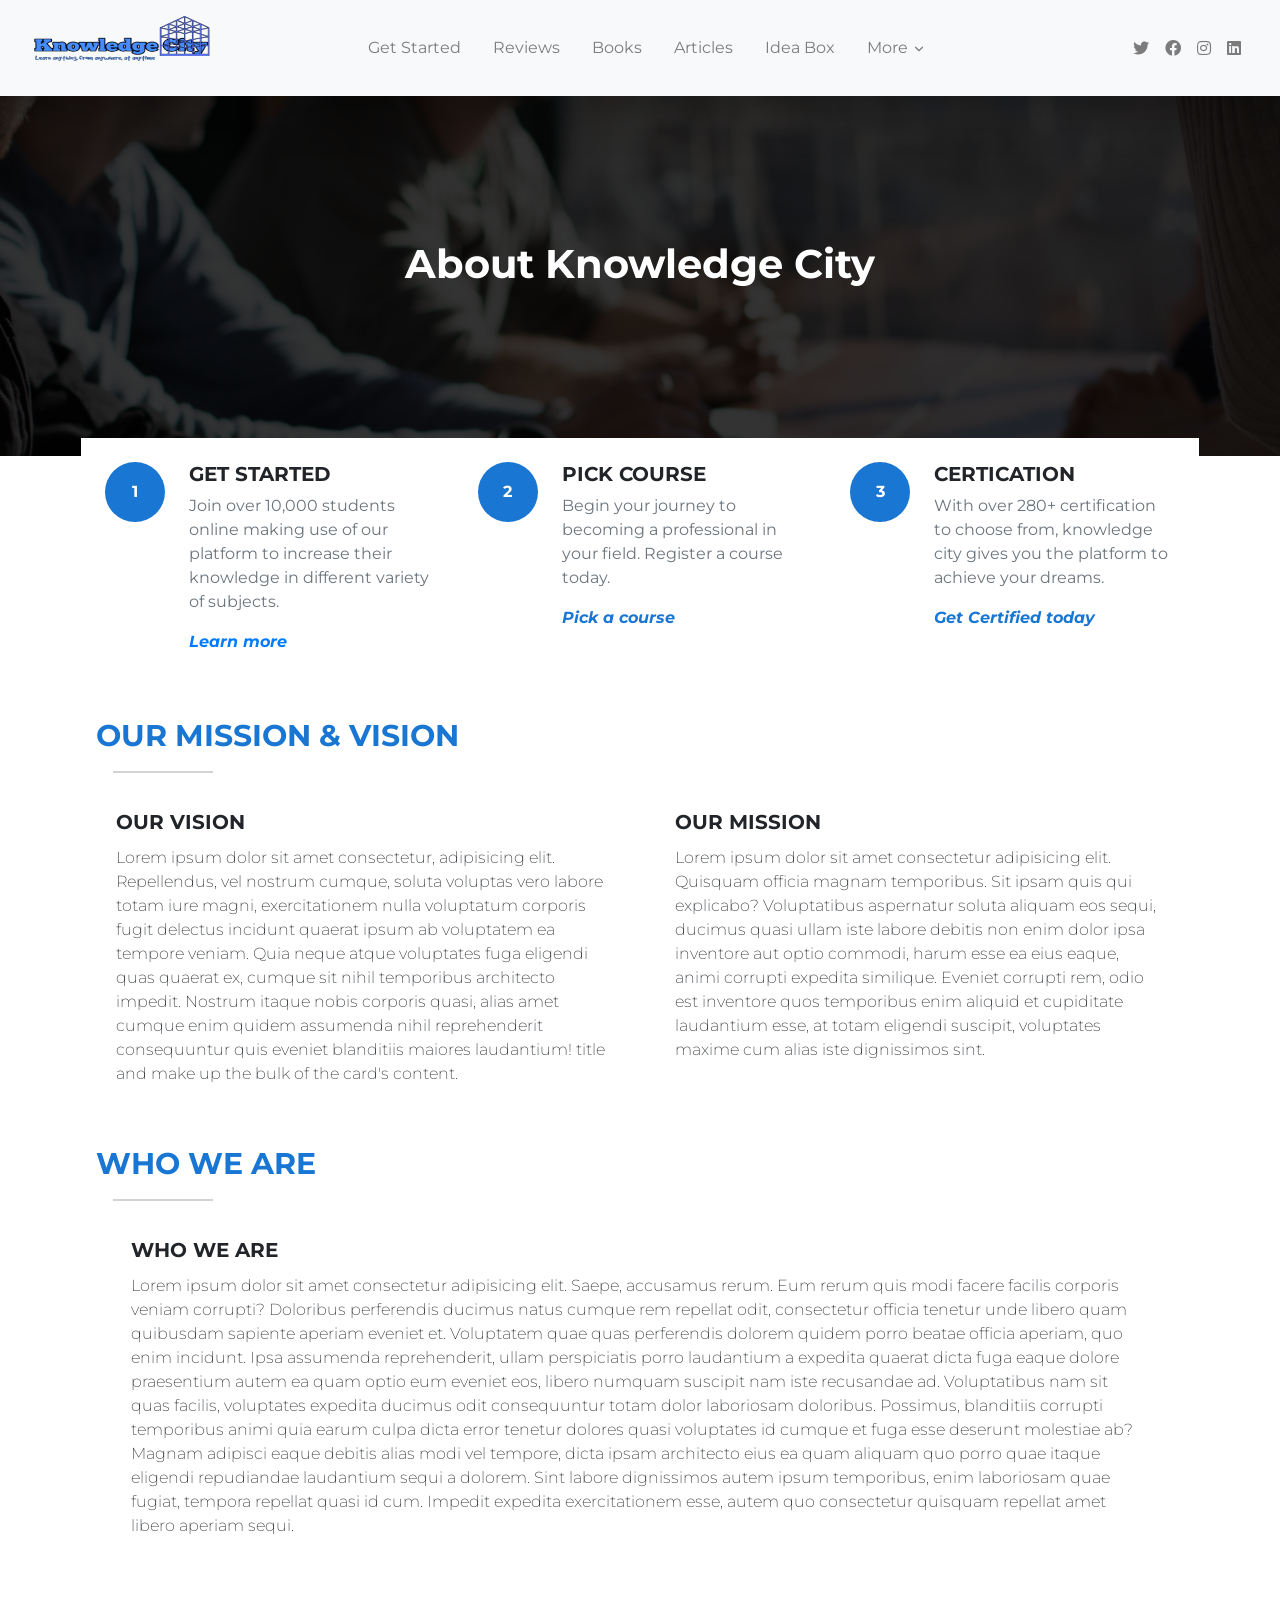
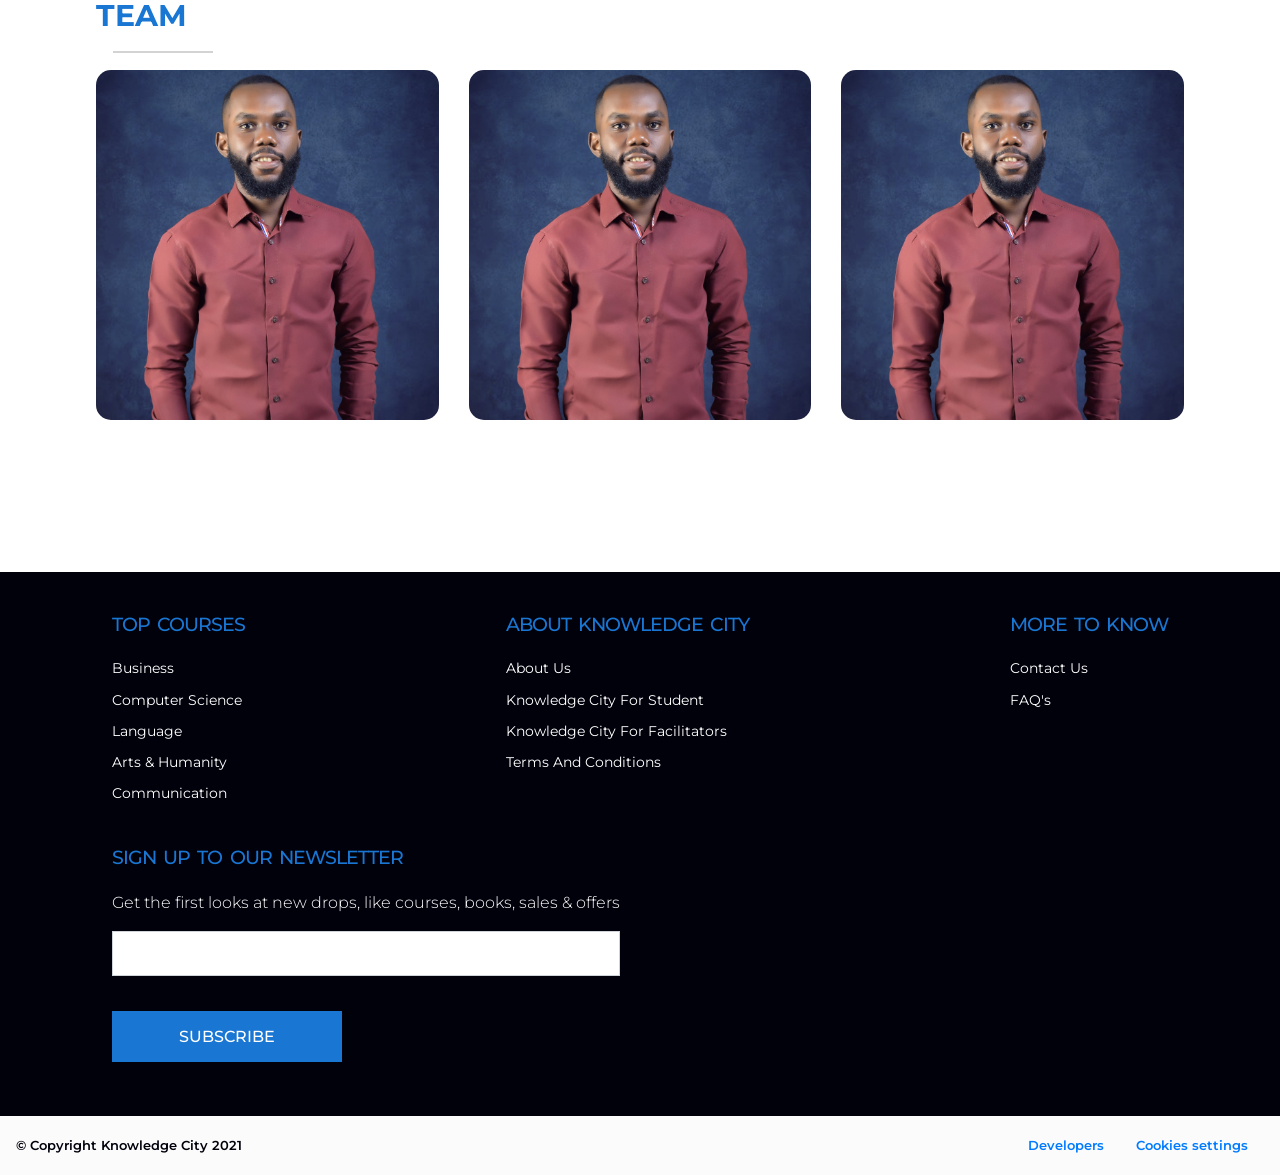
<file: about_us/about_us.html>
<html lang="en">

<head>
    <!-- meta tags -->
    <meta charset="utf-8">
    <meta name="viewport" content="width=device-width, initial-scale=1, shrink-to-fit=no">
    <meta name="description" content="">
    <meta name="theme-color" content="">
    <meta http-equiv="X-UA-Compatible" content="ie=edge">
    <!-- favicon -->

    <!-- link to css files -->
    <link rel="stylesheet" href="../knowledge_city_dist/css/bootstrap.css">
    <link rel="stylesheet" href="../knowledge_city_dist/css/slick.min.css">
    <link rel="stylesheet" href="../knowledge_city_dist/css/slick-theme.min.css">
    <link rel="stylesheet" href="../knowledge_city_dist/icon/css/all.css">
    <link rel="stylesheet" href="../knowledge_city_dist/css/footer.css">
    <link rel="stylesheet" href="../style.css">
    <link rel="stylesheet" href="about_us.css">

    <link rel="canonical" href="">
    <title> knowledge City | Courses</title>
    <style>
        a:hover {
            text-decoration: none;
        }
    </style>
</head>

<body>
    <!-- nav -->
    <nav class="navbar navbar-expand-lg navbar-light shadow-lg bg-light sticky-top">
        <div class="container-fluid"> <a class="navbar-brand d-flex align-items-center logo" href="index.html">
                <img src="../knowledge_city_dist/img/Logopit_1612880733521.png" alt="Logo">
            </a> <button class="navbar-toggler navbar-toggler-right border-0" type="button" data-toggle="collapse"
                data-target="#navbar4">
                <span class="navbar-toggler-icon"></span>
            </button>

            <div class="collapse navbar-collapse" id="navbar4">


                <ul class="navbar-nav m-auto pl-lg-4">
                    <!--
                    <li class="nav-item px-lg-2 font-weight-normal"> <a class="nav-link" href="index.html"> <span
                                class="d-inline-block d-lg-none icon-width"><i
                                    class="fas fa-question-circle"></i></span>Home</a>
                    </li>

-->
                    <li class="nav-item px-lg-2"> <a class="nav-link" href="#"><span
                                class="d-inline-block d-lg-none icon-width"><i class="fas fa-user-secret"></i></span>Get
                            Started</a> </li>
                    <li class="nav-item px-lg-2"> <a class="nav-link" href="#"><span
                                class="d-inline-block d-lg-none icon-width"><i
                                    class="fas fa-user-secret"></i></span>Reviews</a> </li>
                    <li class="nav-item px-lg-2"> <a class="nav-link" href="#"><span
                                class="d-inline-block d-lg-none icon-width"><i class="fas fa-book"></i></span>Books</a>
                    </li>
                    <li class="nav-item px-lg-2"> <a class="nav-link" href="#"><span
                                class="d-inline-block d-lg-none icon-width"><i
                                    class="fas fa-book"></i></span>Articles</a> </li>

                    <li class="nav-item px-lg-2"> <a class="nav-link" href="#"><span
                                class="d-inline-block d-lg-none icon-width"><i class="far fa-envelope"></i></span>Idea
                            Box</a> </li>

                    <li class="nav-item px-lg-2 dropdown d-menu">
                        <a class="nav-link dropdown-toggle" href="#" id="dropdown01" data-toggle="dropdown"
                            aria-haspopup="true" aria-expanded="false"><span
                                class="d-inline-block d-lg-none icon-width"><i
                                    class="far fa-caret-square-down"></i></span>More
                            <svg id="arrow" xmlns="http://www.w3.org/2000/svg" width="14" height="14"
                                viewBox="0 0 24 24" fill="none" stroke="currentColor" stroke-width="2"
                                stroke-linecap="round" stroke-linejoin="round">
                                <polyline points="6 9 12 15 18 9"></polyline>
                            </svg>
                        </a>
                        <div class="dropdown-menu shadow-sm sm-menu" aria-labelledby="dropdown01">
                            <a href="#" class="dropdown-item" style="padding: 10px;">Knowledge City for Partners</a>
                            <a href="#" class="dropdown-item" style="padding: 10px;">Knowledge City for Trainers</a>
                            <a href="#" class="dropdown-item" style="padding: 10px;">Knowledge City for Students</a>
                            <a href="#" class="dropdown-item" style="padding: 10px;">Job Interviews made easy</a>
                            <a href="#" class="dropdown-item" style="padding: 10px;">F.A.Q</a>
                            <a href="#" class="dropdown-item" style="padding: 10px;">Contact</a>
                            <a href="#" class="dropdown-item" style="padding: 10px;">About Us</a>
                        </div>
                    </li>

                    <!-- <span class="hide-on-med-and-down"><br></span>
                    <div class="search-box ml-n2">
                        <input type="text" class="search-input" placeholder="What do you want learn?">

                        <button class="search-button">
                            <i class="fas fa-search"></i>
                        </button>
                    </div> -->
                </ul>
                <ul class="navbar-nav ml-auto mt-3 mt-lg-0">
                    <span class="hide-on-med-and-down"><br></span>
                    <li class="nav-item"> <a class="nav-link" href="#">
                            <i class="fab fa-twitter"></i><span class="d-lg-none ml-3">Twitter</span>
                        </a> </li>
                    <li class="nav-item"> <a class="nav-link" href="#">
                            <i class="fab fa-facebook"></i><span class="d-lg-none ml-3">Facebook</span>
                        </a> </li>
                    <li class="nav-item"> <a class="nav-link" href="#">
                            <i class="fab fa-instagram"></i><span class="d-lg-none ml-3">Instagram</span>
                        </a> </li>
                    <li class="nav-item"> <a class="nav-link" href="#">
                            <i class="fab fa-linkedin"></i><span class="d-lg-none ml-3">Linkedin</span>
                        </a> </li>
                    <!-- <li class="nav-item px-lg-2 dropdown d-menu">
                        <a class="dropdown-toggle my-btn" style="box-shadow: none;color:white; border-radius: 2px;"
                            href="#" id="dropdown01" data-toggle="dropdown" aria-haspopup="true"
                            aria-expanded="false"><span class="d-inline-block d-lg-none icon-width"><i
                                    class="far fa-caret-square-down"></i></span>Courses
                            <svg id="arrow" xmlns="http://www.w3.org/2000/svg" width="14" height="14"
                                viewBox="0 0 24 24" fill="none" stroke="currentColor" stroke-width="2"
                                stroke-linecap="round" stroke-linejoin="round">
                                <polyline points="6 9 12 15 18 9"></polyline>
                            </svg>
                        </a>
                        <div class="dropdown-menu shadow-sm sm-menu" aria-labelledby="dropdown01">
                            <a class="dropdown-item font-weight-bolder font-italic" href="#">View all courses</a>
                            <a class="dropdown-item" href="#">Business</a>
                            <a class="dropdown-item"
                                href="computer_science_courses/welcome_computer_science_courses.html">Programming and
                                Computer
                                science</a>
                            <a class="dropdown-item" href="#">Language</a>
                            <a class="dropdown-item" href="#">Communication</a>
                            <a class="dropdown-item" href="#">Learn digital</a>
                            <a class="dropdown-item" href="#">Design</a>
                            <a class="dropdown-item" href="#">Arts and humanity</a>
                        </div>
                    </li>

                    <span class="hide-on-med-and-down"><br></span>
                    <li class="nav-item px-lg-2 font-weight-normal"> <a class="nav-link" href="#"> <span
                                class="d-inline-block d-lg-none icon-width"><i
                                    class="fas fa-question-circle"></i></span>How to?</a>
                    </li>
                    <span class="hide-on-med-and-down"><br></span>
                    <li>
                        <a href="#" class="my-btn ml-3" style="border-radius: 2px;box-shadow: none;">Books/Articles
                        </a>
                    </li>
                    <span class="hide-on-med-and-down"><br></span>
                    <li class="nav-item px-lg-2"> <a class="nav-link" href="#"><span
                                class="d-inline-block d-lg-none icon-width"><i
                                    class="fas fa-user-secret"></i></span>More</a> </li> -->

                </ul>
            </div>
        </div>
    </nav>
    <!-- banner -->
    <div class="text-center text-white about_banner">
        <div class="inner py-5">
            <div class="container py-5">

                <div class="row py-5">
                    <div class="text-center col-12 banner-txt-con">
                        <h1 class="mb-4" style="font-size: 40px;">About Knowledge City</h1>
                        <!-- <center>
                            <div class="search-box ml-n1 mt-2">
                                <input type="text" class="search-input" placeholder="What do you want learn?">

                                <button class="search-button">
                                    <i class="fas fa-search"></i>
                                </button>
                            </div>
                        </center> -->
                    </div>
                </div>
            </div>

        </div>
    </div>
    
    <div class="container" style="margin-top: -50px;">

        <div class="row bg-white"> 

            <div class="col-lg-4 p-4">
                <div class="d-flex align-items-start">
                    <div class="mr-4">
                        <div class="p-4 rounded-circle text-white font-weight-bold d-flex align-items-center justify-content-center"
                            style="height: 60px; width: 60px; background-color: #1976D2">
                            1
                        </div>
                    </div>
                    <div class="">
                        <h5 class="mb-2" style="font-weight: bold;text-transform:uppercase">Get started</h5>
                        <p class="text-secondary">Join over 10,000 students online making use of our platform to
                            increase their knowledge in different variety of subjects.</p>
                        <a href="#0" class="text-primary font-italic font-weight-bold">Learn more</a>
                    </div>
                </div>
            </div>

            <div class="col-lg-4 p-4">
                <div class="d-flex align-items-start">
                    <div class="mr-4">
                        <div class="p-4 rounded-circle text-white font-weight-bold d-flex align-items-center justify-content-center"
                            style="height: 60px; width: 60px; background-color: #1976D2">
                            2
                        </div>
                    </div>
                    <div class="">
                        <h5 class="mb-2" style="font-weight: bold;text-transform:uppercase">Pick course</h5>
                        <p class="text-secondary">Begin your journey to becoming a professional in your field. Register
                            a course today.</p>
                        <a href="#0" class=" font-italic font-weight-bold" style="color: #1976D2;">Pick a course</a>
                    </div>
                </div>
            </div>

            <div class="col-lg-4 p-4">
                <div class="d-flex align-items-start">
                    <div class="mr-4">
                        <div class="p-4 rounded-circle text-white font-weight-bold d-flex align-items-center justify-content-center"
                            style="height: 60px; width: 60px; background-color: #1976D2">
                            3
                        </div>
                    </div>
                    <div class="">
                        <h5 class="mb-2" style="font-weight: bold;text-transform:uppercase">Certication</h5>
                        <p class="text-secondary">With over 280+ certification to choose from, knowledge city gives you
                            the platform to achieve your dreams.</p>
                        <a href="#0" class=" font-italic font-weight-bold" style="color: #1976D2;">Get Certified
                            today</a>
                    </div>
                </div>
            </div>
        </div>
    </div>
    <!-- start-->
    <div class="container">
        <span class="text-left" id="choose-us">
            <h2 class="font-weight-bold mt-n4 text-uppercase" style="color: #1976D2;">
                <span>Our mission & vision
        </span>
        </h2>
        <div class="line"></div>
        </span>
        <div class="row justify-content-center">
            <div class="col-sm-12 col-lg-6">
                <div class="card" style="border: none;">
                    <!-- <img src="cert_img\office_productivity.jpg" class="card-img-top" alt="..."> -->
                    <div class="card-body">
                        <h5 class="card-title" style="font-weight: bolder;text-transform: uppercase;">our vision
                        </h5>
                        <p class="card-text" style="font-weight: 200;">Lorem ipsum dolor sit amet consectetur, adipisicing elit. Repellendus, vel nostrum cumque, soluta voluptas vero labore totam iure magni, exercitationem nulla voluptatum corporis fugit delectus incidunt quaerat ipsum ab voluptatem ea tempore veniam. Quia neque atque voluptates fuga eligendi quas quaerat ex, cumque sit nihil temporibus architecto impedit. Nostrum itaque nobis corporis quasi, alias amet cumque enim quidem assumenda nihil reprehenderit consequuntur quis eveniet blanditiis maiores laudantium!
                            title and make up the bulk of
                            the card's content.</p>
                        <!-- <a href="aboutus.html" class="text4 mt-n1">
                            Get Certified
                        </a> -->
                    </div>
                </div>
            </div>
            <div class="col-sm-12 col-lg-6">
                <div class="card" style="border: none;">
                    <!-- <img src="cert_img\office_productivity.jpg" class="card-img-top" alt="..."> -->
                    <div class="card-body">
                        <h5 class="card-title" style="font-weight: bolder;text-transform: uppercase;"> our mission
                        </h5>
                        <p class="card-text" style="font-weight: 200;">Lorem ipsum dolor sit amet consectetur adipisicing elit. Quisquam officia magnam temporibus. Sit ipsam quis qui explicabo? Voluptatibus aspernatur soluta aliquam eos sequi, ducimus quasi ullam iste labore debitis non enim dolor ipsa inventore aut optio commodi, harum esse ea eius eaque, animi corrupti expedita similique. Eveniet corrupti rem, odio est inventore quos temporibus enim aliquid et cupiditate laudantium esse, at totam eligendi suscipit, voluptates maxime cum alias iste dignissimos sint.</p>
                        <!-- <a href="aboutus.html" class="text4 mt-n1">
                            Get Certified
                        </a> -->
                    </div>
                </div>
            </div>
        </div>
    </div>

    <div class="container">
        <span class="text-left" id="choose-us">
            <h2 class="font-weight-bold mt-n4 text-uppercase" style="color: #1976D2;">
                <span>Who we are
        </span>
        </h2>
        <div class="line"></div>
        </span>
            <div class="col-12">
                <div class="card" style="border: none;">
                    <!-- <img src="cert_img\office_productivity.jpg" class="card-img-top" alt="..."> -->
                    <div class="card-body">
                        <h5 class="card-title" style="font-weight: bolder;text-transform: uppercase;">who we are
                        </h5>
                        <p class="card-text" style="font-weight: 200;">Lorem ipsum dolor sit amet consectetur adipisicing elit. Saepe, accusamus rerum. Eum rerum quis modi facere facilis corporis veniam corrupti? Doloribus perferendis ducimus natus cumque rem repellat odit, consectetur officia tenetur unde libero quam quibusdam sapiente aperiam eveniet et. Voluptatem quae quas perferendis dolorem quidem porro beatae officia aperiam, quo enim incidunt. Ipsa assumenda reprehenderit, ullam perspiciatis porro laudantium a expedita quaerat dicta fuga eaque dolore praesentium autem ea quam optio eum eveniet eos, libero numquam suscipit nam iste recusandae ad. Voluptatibus nam sit quas facilis, voluptates expedita ducimus odit consequuntur totam dolor laboriosam doloribus. Possimus, blanditiis corrupti temporibus animi quia earum culpa dicta error tenetur dolores quasi voluptates id cumque et fuga esse deserunt molestiae ab? Magnam adipisci eaque debitis alias modi vel tempore, dicta ipsam architecto eius ea quam aliquam quo porro quae itaque eligendi repudiandae laudantium sequi a dolorem. Sint labore dignissimos autem ipsum temporibus, enim laboriosam quae fugiat, tempora repellat quasi id cum. Impedit expedita exercitationem esse, autem quo consectetur quisquam repellat amet libero aperiam sequi.</p>
                        <!-- <a href="aboutus.html" class="text4 mt-n1">
                            Get Certified
                        </a> -->
                    </div>
                </div>
            </div>
        </div>
    </div>
    <div class="container">
        <span class="text-left" id="choose-us">
            <h2 class="font-weight-bold mt-n4 text-uppercase" style="color: #1976D2;">
                <span>Team
        </span>
        </h2>
        <div class="line"></div>
        </span>
        <div class="team">
               <div class="row">
               </div>
               <div class="row">
                <div class="col-md-4">
                    <div id="ho_nf" class="team_main text_align_left">
                       <figure>
                          <img src="about_us_photo/dev_ken.jpg" alt="#"/>
                          <div class="team_text">
                             <div class="li_icon">
                               <a href="Javascript:void(0)"><i class="fab fa-facebook-f" aria-hidden="true"></i></a>
                                <a href="Javascript:void(0)"><i class="fab fa-linkedin-in" aria-hidden="true"></i></a>
                             </div>
                             <h3>Kenny Okoli</h3>
                          </div>
                       </figure>
                    </div>
                 </div>
                  <div class="col-md-4">
                     <div id="ho_nf" class="team_main text_align_left">
                        <figure>
                           <img src="about_us_photo/dev_ken.jpg" alt="#"/>
                           <div class="team_text">
                              <div class="li_icon">
                                <a href="Javascript:void(0)"><i class="fab fa-facebook-f" aria-hidden="true"></i></a>
                                 <a href="Javascript:void(0)"><i class="fab fa-linkedin-in" aria-hidden="true"></i></a>
                              </div>
                              <h3>Kenny Okoli</h3>
                           </div>
                        </figure>
                     </div>
                  </div>
                  <div class="col-md-4">
                    <div id="ho_nf" class="team_main text_align_left">
                       <figure>
                          <img src="about_us_photo/dev_ken.jpg" alt="#"/>
                          <div class="team_text">
                             <div class="li_icon">
                               <a href="Javascript:void(0)"><i class="fab fa-facebook-f" aria-hidden="true"></i></a>
                                <a href="Javascript:void(0)"><i class="fab fa-linkedin-in" aria-hidden="true"></i></a>
                             </div>
                             <h3>Kenny Okoli</h3>
                          </div>
                       </figure>
                    </div>
                 </div>
                  <!-- <div class="col-md-12">
                     <a class="read_more" href="team.html">See More</a>
                  </div> -->
            </div>
         </div>
    </div>
    <footer class="footer">
        <div class="container">
            <div class="footer-group__container">
                <ul class="footer-group">
                    <li class="footer-group__header">Top Courses</li>
                    <li class="footer-group__item"><a href="" style="color:#fff;" class="footer-group__link">
                            Business</a></li>
                    <li class="footer-group__item"><a href="" style="color:#fff;" class="footer-group__link">Computer
                            science</a></li>
                    <li class="footer-group__item"><a href="" style="color:#fff;"
                            class="footer-group__link">Language</a></li>
                    <li class="footer-group__item"><a href="" style="color:#fff;" class="footer-group__link">Arts &
                            Humanity</a></li>
                    <li class="footer-group__item"><a href="" style="color:#fff;"
                            class="footer-group__link">Communication</a></li>
                </ul>
                <ul class="footer-group">
                    <li class="footer-group__header">About Knowledge City</li>
                    <li class="footer-group__item"><a href="" style="color:#fff;" class="footer-group__link">About
                            us</a></li>
                    <li class="footer-group__item"><a href="" style="color:#fff;" class="footer-group__link">Knowledge
                            city for student</a></li>
                    <li class="footer-group__item"><a href="" style="color:#fff;" class="footer-group__link">Knowledge
                            city for facilitators</a></li>
                    <li class="footer-group__item"><a href="" style="color:#fff;" class="footer-group__link">terms and
                            conditions</a></li>
                </ul>
                <ul class="footer-group">
                    <li class="footer-group__header">more to know</li>
                    <li class="footer-group__item"><a href="" style="color:#fff;" class="footer-group__link">Contact
                            us</a></li>
                    <li class="footer-group__item"><a href="" style="color:#fff;" class="footer-group__link">FAQ's</a>
                    </li>
                    <!-- <li class="footer-group__item text-white"><a href="" class="footer-group__link">Anikela brands</a></li>
          <li class="footer-group__item text-white"><a href="" class="footer-group__link">coupons</a></li> -->
                </ul>
                <ul class="footer-group">
                    <li class="footer-group__header">sign up to our newsletter</li>
                    <p class="footer-group__lead text-white lead" style="font-size:16px">Get the first looks at new
                        drops, like courses, books, sales & offers</p>
                    <label for="subscribe" class="visually-hidden">Enter your email address</label>
                    <input id="subscribe" type="text" class="footer-group__input">
                    <button type="submit" class="text4">subscribe</button>
                </ul>
            </div>

            <!--   going to put icons and stuff here maybe....   -->
            <!--    <div class="footer-icons">
              for maybe facebook and other social media icons
      </div> -->
        </div>

        <div class="footer-footnote">
            <div class="footnote__copyright">&copy; Copyright Knowledge City 2021</div>
            <div class="footnote__items">
                <span class="footnote__item"><a href="#0">Developers</a></span>
                <span class="footnote__item"><a href="#0">Cookies settings</a></span>
            </div>
        </div>

    </footer>
    <script src="../knowledge_city_dist/js/jquery.min.js"></script>
    <script src="../knowledge_city_dist/js/bootstrap.js"></script>
    <script src="../knowledge_city_dist/js/bootstrap.bundle.js"></script>
    <script src="../knowledge_city_dist/js/slick.min.js"></script>
    <!-- <script src="knowledge_city_dist/js/script.js"></script> -->
    <script>
        $(document).ready(function () {
            if ($(window).width() > 991) {
                $('.navbar-light .d-menu').hover(function () {
                    $(this).find('.sm-menu').first().stop(true, true).slideDown(150);
                }, function () {
                    $(this).find('.sm-menu').first().stop(true, true).delay(120).slideUp(100);
                });
            }
        });
    </script>
</body>

</html>
</file>
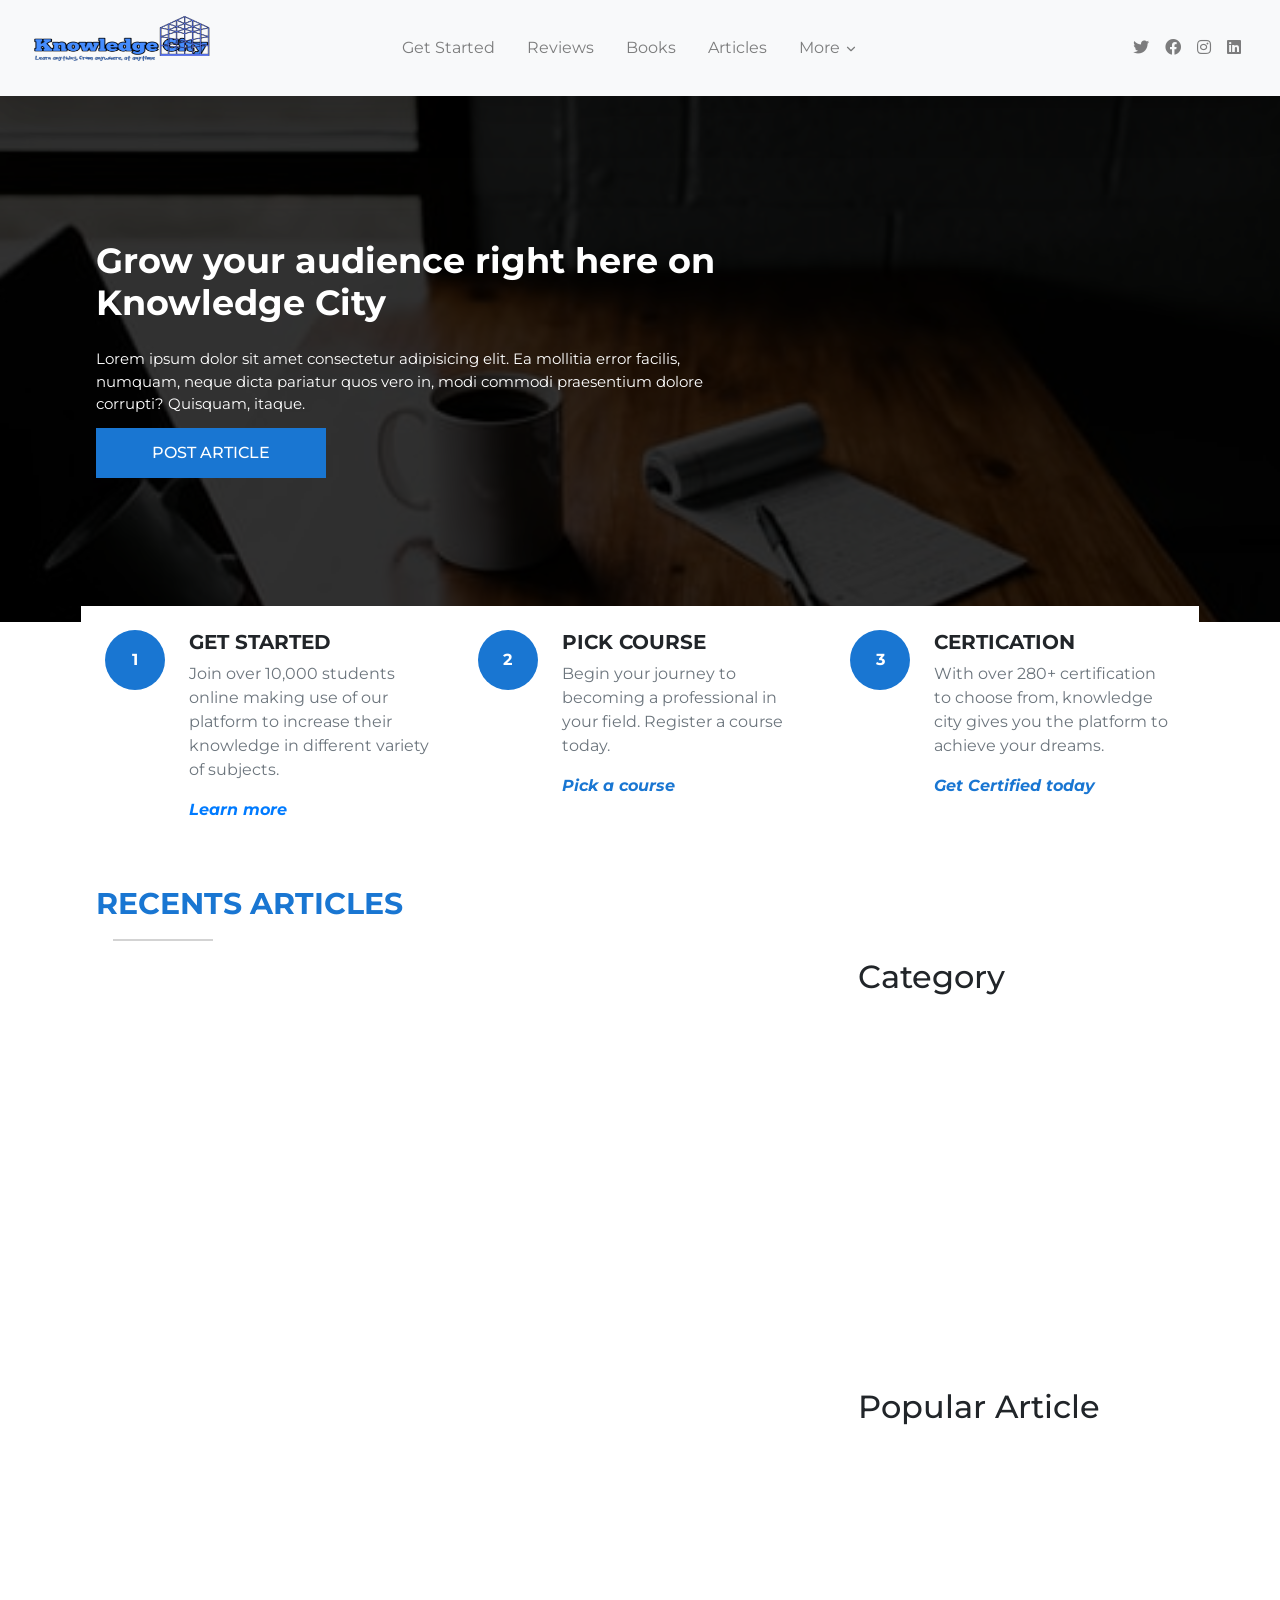
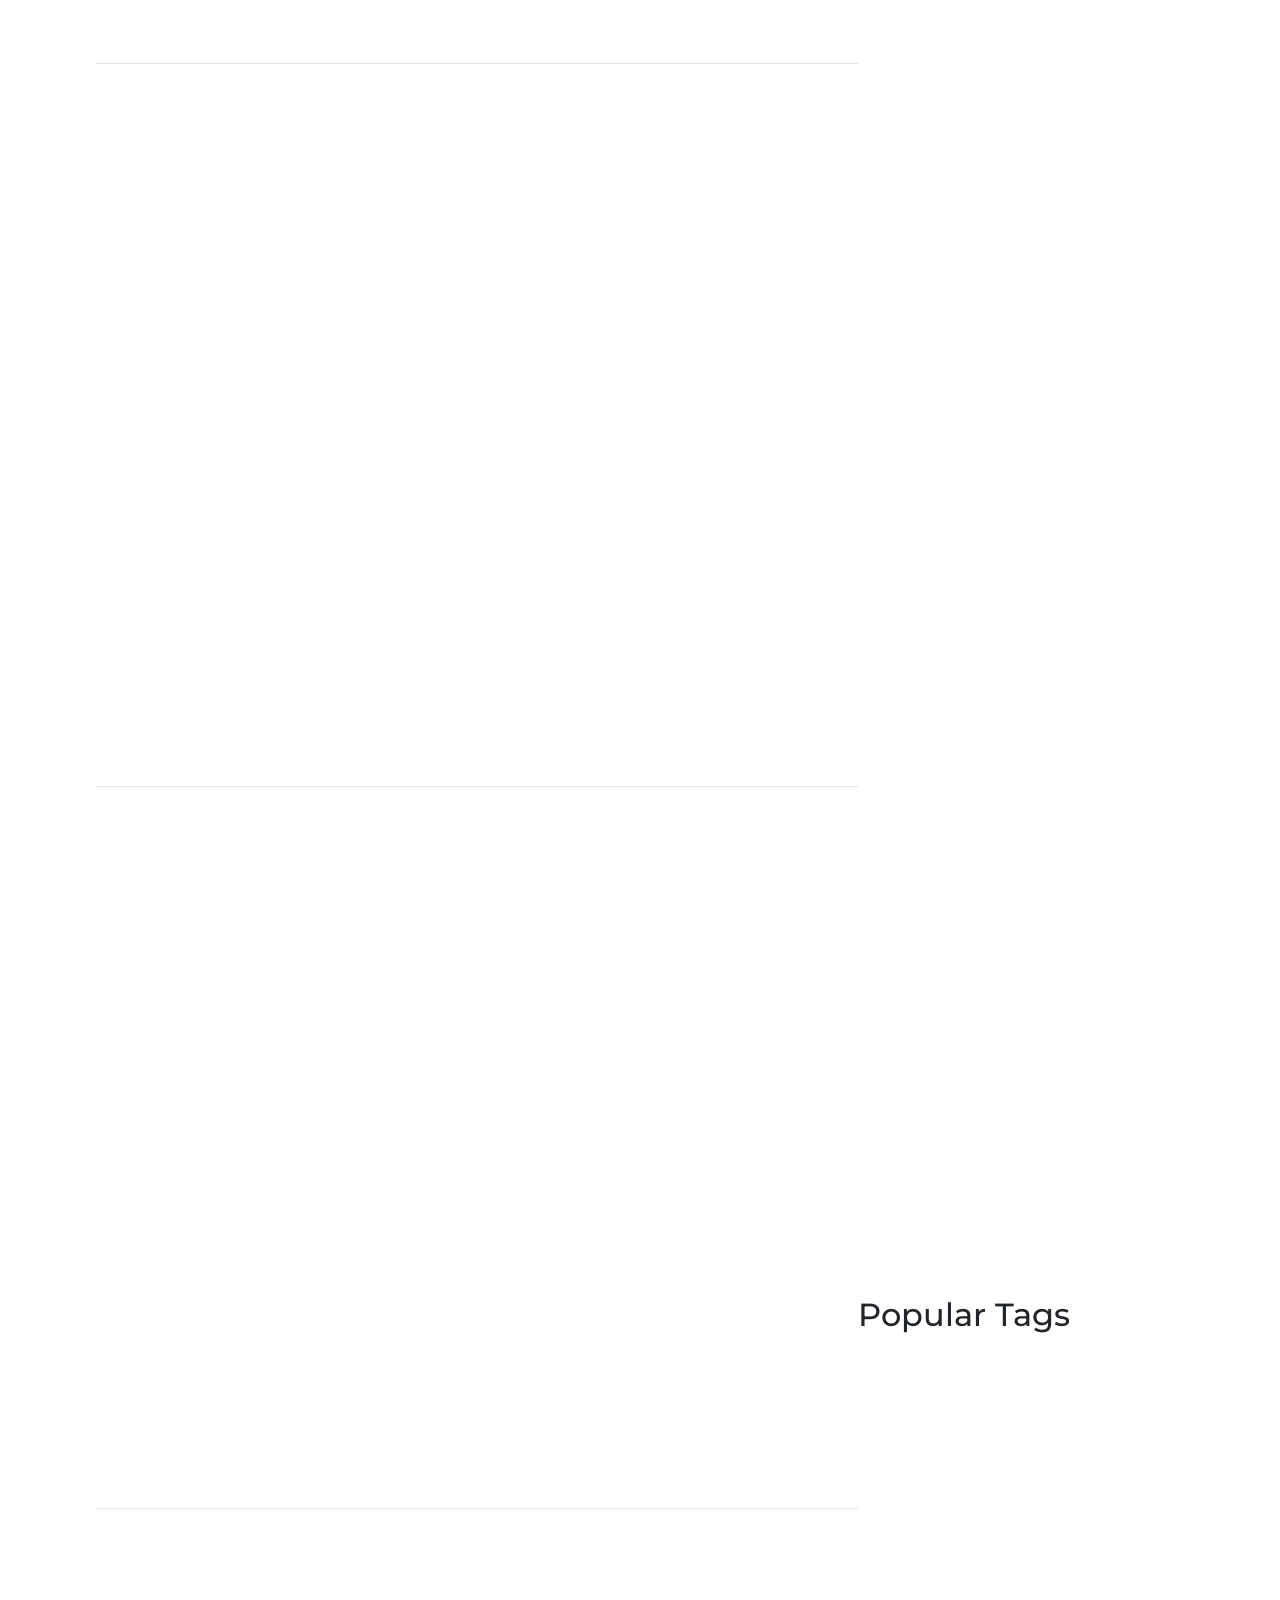
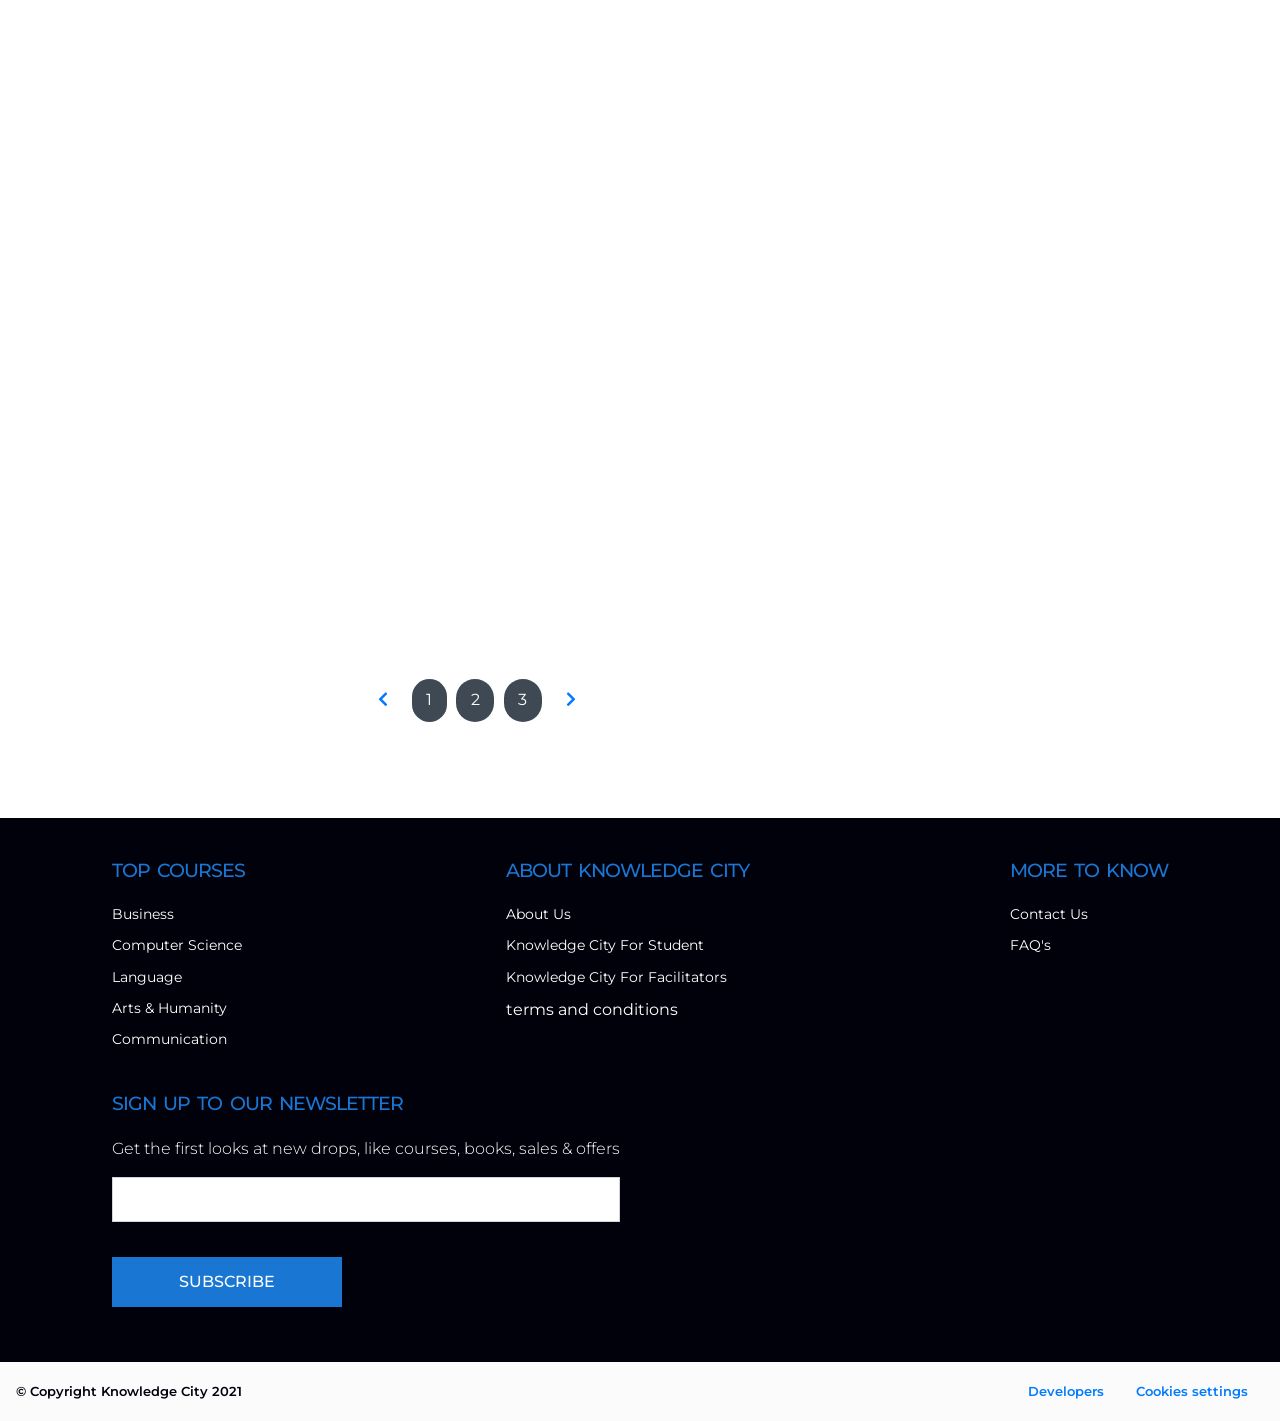
<file: article/article.html>
<!DOCTYPE html>
<html lang="en">
  <head>
    <meta charset="UTF-8" />
    <meta name="viewport" content="width=device-width, initial-scale=1.0" />
    <meta http-equiv="X-UA-Compatible" content="ie=edge" />
    <title>Knowledge City | Articles</title>

    <link rel="stylesheet" href="../knowledge_city_dist/css/bootstrap.css">
    <link rel="stylesheet" href="../knowledge_city_dist/icon/css/all.css">
    <link rel="stylesheet" href="../knowledge_city_dist/css/footer.css">
    <!-- ------------ AOS Library ------------------------- -->
    <link rel="stylesheet" href="./css/aos.css" />
    <!-- Custom Style   -->
    <link rel="stylesheet" href="./css/article.css" />
    <link rel="stylesheet" href="../style.css" />
  </head>

  <body>
    <main>
      <!------------x----------- nav bar ----------x----------->
      <nav class="navbar navbar-expand-lg navbar-light shadow-lg bg-light sticky-top">
        <div class="container-fluid"> <a class="navbar-brand d-flex align-items-center logo" href="index.html">
                <img src="../knowledge_city_dist/img/Logopit_1612880733521.png" alt="Logo">
            </a> <button class="navbar-toggler navbar-toggler-right border-0" type="button" data-toggle="collapse"
                data-target="#navbar4">
                <span class="navbar-toggler-icon"></span>
            </button>

            <div class="collapse navbar-collapse" id="navbar4">


                <ul class="navbar-nav m-auto pl-lg-4">

                    <li class="nav-item px-lg-2"> <a class="nav-link" href="../get_started/get_started.html"><span
                                class="d-inline-block d-lg-none icon-width"><i class="fas fa-user-secret"></i></span>Get
                            Started</a> </li>
                    <li class="nav-item px-lg-2"> <a class="nav-link" href="#"><span
                                class="d-inline-block d-lg-none icon-width"><i
                                    class="fas fa-user-secret"></i></span>Reviews</a> </li>
                    <li class="nav-item px-lg-2"> <a class="nav-link" href="../books/books.html"><span
                                class="d-inline-block d-lg-none icon-width"><i class="fas fa-book"></i></span>Books</a>
                    </li>
                    <li class="nav-item px-lg-2"> <a class="nav-link" href="../article/article.html"><span
                                class="d-inline-block d-lg-none icon-width"><i
                                    class="fas fa-book"></i></span>Articles</a> </li>
                    <li class="nav-item px-lg-2 dropdown d-menu">
                        <a class="nav-link dropdown-toggle" href="#" id="dropdown01" data-toggle="dropdown"
                            aria-haspopup="true" aria-expanded="false"><span
                                class="d-inline-block d-lg-none icon-width"><i
                                    class="far fa-caret-square-down"></i></span>More
                            <svg id="arrow" xmlns="http://www.w3.org/2000/svg" width="14" height="14"
                                viewBox="0 0 24 24" fill="none" stroke="currentColor" stroke-width="2"
                                stroke-linecap="round" stroke-linejoin="round">
                                <polyline points="6 9 12 15 18 9"></polyline>
                            </svg>
                        </a>
                        <div class="dropdown-menu shadow-sm sm-menu" aria-labelledby="dropdown01">
                            <a href="#" class="dropdown-item" style="padding: 10px;">Knowledge City for Partners</a>
                            <a href="#" class="dropdown-item" style="padding: 10px;">Knowledge City for Trainers</a>
                            <a href="#" class="dropdown-item" style="padding: 10px;">Knowledge City for Students</a>
                            <a href="#" class="dropdown-item" style="padding: 10px;">Job Interviews made easy</a>
                            <a href="#" class="dropdown-item" style="padding: 10px;">F.A.Q</a>
                            <a href="#" class="dropdown-item" style="padding: 10px;">Contact</a>
                            <a href="#" class="dropdown-item" style="padding: 10px;">About Us</a>
                            <a href="#" class="dropdown-item" style="padding: 10px;">Idea Box</a>
                        </div>
                    </li>

                </ul>
                <ul class="navbar-nav ml-auto mt-3 mt-lg-0">
                    <span class="hide-on-med-and-down"><br></span>
                    <li class="nav-item"> <a class="nav-link" href="#">
                            <i class="fab fa-twitter"></i><span class="d-lg-none ml-3">Twitter</span>
                        </a> </li>
                    <li class="nav-item"> <a class="nav-link" href="#">
                            <i class="fab fa-facebook"></i><span class="d-lg-none ml-3">Facebook</span>
                        </a> </li>
                    <li class="nav-item"> <a class="nav-link" href="#">
                            <i class="fab fa-instagram"></i><span class="d-lg-none ml-3">Instagram</span>
                        </a> </li>
                    <li class="nav-item"> <a class="nav-link" href="#">
                            <i class="fab fa-linkedin"></i><span class="d-lg-none ml-3">Linkedin</span>
                        </a> </li>
                  </ul>
            </div>
        </div>
    </nav>
       <div class="text-center text-white article_banner">
        <div class="inner py-5"> 
            <div class="container py-5">

                <div class="row py-5">
                    <div class="text-left col-sm-12 col-lg-7 banner-txt-con">
                        <h1 class="mb-4" style="font-size: 35px;">Grow your audience right here on Knowledge City</h1>
                        <p class="mt-4" style="font-size: 15px;font-size: bolder;color: #fff">Lorem ipsum dolor sit amet consectetur adipisicing elit. Ea mollitia error facilis, numquam, neque dicta pariatur quos vero in, modi commodi praesentium dolore corrupti? Quisquam, itaque.</p>
                        <!-- <center>
                            <div class="search-box ml-n1 mt-2">
                                <input type="text" class="search-input" placeholder="What do you want learn?">

                                <button class="search-button">
                                    <i class="fas fa-search"></i>
                                </button>
                            </div>
                        </center> -->
                        
                        <a href="#0" class="text4 mt-n1" data-toggle="modal" data-target="#staticBackdrop">post article</a>
                    </div>
                </div>
            </div>

        </div>
    </div>
    <div class="container" style="margin-top:-48px">

        <div class="row bg-white"> 

            <div class="col-lg-4 p-4">
                <div class="d-flex align-items-start">
                    <div class="mr-4">
                        <div class="p-4 rounded-circle text-white font-weight-bold d-flex align-items-center justify-content-center"
                            style="height: 60px; width: 60px; background-color: #1976D2">
                            1
                        </div>
                    </div>
                    <div class="">
                        <h5 class="mb-2" style="font-weight: bold;text-transform:uppercase">Get started</h5>
                        <p class="text-secondary">Join over 10,000 students online making use of our platform to
                            increase their knowledge in different variety of subjects.</p>
                        <a href="#0" class="text-primary font-italic font-weight-bold">Learn more</a>
                    </div>
                </div>
            </div>

            <div class="col-lg-4 p-4">
                <div class="d-flex align-items-start">
                    <div class="mr-4">
                        <div class="p-4 rounded-circle text-white font-weight-bold d-flex align-items-center justify-content-center"
                            style="height: 60px; width: 60px; background-color: #1976D2">
                            2
                        </div>
                    </div>
                    <div class="">
                        <h5 class="mb-2" style="font-weight: bold;text-transform:uppercase">Pick course</h5>
                        <p class="text-secondary">Begin your journey to becoming a professional in your field. Register
                            a course today.</p>
                        <a href="#0" class=" font-italic font-weight-bold" style="color: #1976D2;">Pick a course</a>
                    </div>
                </div>
            </div>

            <div class="col-lg-4 p-4">
                <div class="d-flex align-items-start">
                    <div class="mr-4">
                        <div class="p-4 rounded-circle text-white font-weight-bold d-flex align-items-center justify-content-center"
                            style="height: 60px; width: 60px; background-color: #1976D2">
                            3
                        </div>
                    </div>
                    <div class="">
                        <h5 class="mb-2" style="font-weight: bold;text-transform:uppercase">Certication</h5>
                        <p class="text-secondary">With over 280+ certification to choose from, knowledge city gives you
                            the platform to achieve your dreams.</p>
                        <a href="#0" class=" font-italic font-weight-bold" style="color: #1976D2;">Get Certified
                            today</a>
                    </div>
                </div>
            </div>
        </div>
    </div>
<!-- Modal -->
<div class="modal fade" id="staticBackdrop" data-backdrop="static" data-keyboard="false" tabindex="-1" aria-labelledby="staticBackdropLabel" aria-hidden="true">
  <div class="modal-dialog">
    <div class="modal-content">
      <div class="modal-header">
        <h5 class="modal-title" id="staticBackdropLabel">Modal title</h5>
        <button type="button" class="close" data-dismiss="modal" aria-label="Close">
          <span aria-hidden="true">&times;</span>
        </button>
      </div>
      <div class="modal-body">
        ...
      </div>
      <div class="modal-footer">
        <button type="button" class="btn btn-secondary" data-dismiss="modal">Close</button>
        <button type="button" class="btn btn-primary">Understood</button>
      </div>
    </div>
  </div>
</div>
      <!-- ---------------------- Site Content -------------------------->

      <section class="container"><span class="text-left" id="choose-us">
        <h2 class="font-weight-bold mt-n4 text-uppercase" style="color: #1976D2;">
         <span>
           Recents Articles
        </span>
        </h2>
        <div class="line"></div>
        </span>
        <div class="site-content">
          <div class="posts">
            <div class="post-content" data-aos="zoom-in" data-aos-delay="200">
              <div class="post-image">
                <div>
                  <img
                    src="./assets/article-post/article1.png"
                    class="img"
                    alt="article1"
                  />
                </div>
                <div class="post-info flex-row">
                  <span
                    ><i class="fas fa-user text-gray"></i
                    >&nbsp;&nbsp;Admin</span
                  >
                  <span
                    ><i class="fas fa-calendar-alt text-gray"></i
                    >&nbsp;&nbsp;January 14, 2019</span
                  >
                  <span>2 Commets</span>
                </div>
              </div>
              <div class="post-title">
                <a href="#"
                  >Why should boys have all the fun? it's the women who are
                  making india an alcohol-loving contry</a
                >
                <p>
                  Lorem ipsum dolor sit amet consectetur adipisicing elit. Neque
                  voluptas deserunt beatae adipisci iusto totam placeat corrupti
                  ipsum, tempora magnam incidunt aperiam tenetur a nobis,
                  voluptate, numquam architecto fugit. Eligendi quidem ipsam
                  ducimus minus magni illum similique veniam tempore unde?
                </p>
                <button class="text4">
                  Read More &nbsp; <i class="fas fa-arrow-right"></i>
                </button>
              </div>
            </div>
            <hr />
            <div class="post-content" data-aos="zoom-in" data-aos-delay="200">
              <div class="post-image">
                <div>
                  <img
                    src="./assets/article-post/article2.png"
                    class="img"
                    alt="article1"
                  />
                </div>
                <div class="post-info flex-row">
                  <span
                    ><i class="fas fa-user text-gray"></i
                    >&nbsp;&nbsp;Admin</span
                  >
                  <span
                    ><i class="fas fa-calendar-alt text-gray"></i
                    >&nbsp;&nbsp;January 16, 2019</span
                  >
                  <span>7 Commets</span>
                </div>
              </div>
              <div class="post-title">
                <a href="#"
                  >Why should boys have all the fun? it's the women who are
                  making india an alcohol-loving contry</a
                >
                <p>
                  Lorem ipsum dolor sit amet consectetur adipisicing elit. Neque
                  voluptas deserunt beatae adipisci iusto totam placeat corrupti
                  ipsum, tempora magnam incidunt aperiam tenetur a nobis,
                  voluptate, numquam architecto fugit. Eligendi quidem ipsam
                  ducimus minus magni illum similique veniam tempore unde?
                </p>
                <button class="text4">
                  Read More &nbsp; <i class="fas fa-arrow-right"></i>
                </button>
              </div>
            </div>
            <hr />
            <div class="post-content" data-aos="zoom-in" data-aos-delay="200">
              <div class="post-image">
                <div>
                  <img
                    src="./assets/article-post/article3.png"
                    class="img"
                    alt="article1"
                  />
                </div>
                <div class="post-info flex-row">
                  <span
                    ><i class="fas fa-user text-gray"></i
                    >&nbsp;&nbsp;Admin</span
                  >
                  <span
                    ><i class="fas fa-calendar-alt text-gray"></i
                    >&nbsp;&nbsp;January 19, 2019</span
                  >
                  <span>5 Commets</span>
                </div>
              </div>
              <div class="post-title">
                <a href="#"
                  >New data recording system to better analyse road accidents</a
                >
                <p>
                  Lorem ipsum dolor sit amet consectetur adipisicing elit. Neque
                  voluptas deserunt beatae adipisci iusto totam placeat corrupti
                  ipsum, tempora magnam incidunt aperiam tenetur a nobis,
                  voluptate, numquam architecto fugit. Eligendi quidem ipsam
                  ducimus minus magni illum similique veniam tempore unde?
                </p>
                <button class="text4">
                  Read More &nbsp; <i class="fas fa-arrow-right"></i>
                </button>
              </div>
            </div>
            <hr />
            <div class="post-content" data-aos="zoom-in" data-aos-delay="200">
              <div class="post-image">
                <div>
                  <img
                    src="./assets/article-post/article4.png"
                    class="img"
                    alt="article1"
                  />
                </div>
                <div class="post-info flex-row">
                  <span
                    ><i class="fas fa-user text-gray"></i
                    >&nbsp;&nbsp;Admin</span
                  >
                  <span
                    ><i class="fas fa-calendar-alt text-gray"></i
                    >&nbsp;&nbsp;January 21, 2019</span
                  >
                  <span>12 Commets</span>
                </div>
              </div>
              <div class="post-title">
                <a href="#"
                  >New data recording system to better analyse road accidents</a
                >
                <p>
                  Lorem ipsum dolor sit amet consectetur adipisicing elit. Neque
                  voluptas deserunt beatae adipisci iusto totam placeat corrupti
                  ipsum, tempora magnam incidunt aperiam tenetur a nobis,
                  voluptate, numquam architecto fugit. Eligendi quidem ipsam
                  ducimus minus magni illum similique veniam tempore unde?
                </p>
                <button class="text4">
                  Read More &nbsp; <i class="fas fa-arrow-right"></i>
                </button>
              </div>
            </div>
            <div class="pagination flex-row">
              <a href="#"><i class="fas fa-chevron-left"></i></a>
              <a href="#" class="pages">1</a>
              <a href="#" class="pages">2</a>
              <a href="#" class="pages">3</a>
              <a href="#"><i class="fas fa-chevron-right"></i></a>
            </div>
          </div>
          <aside class="sidebar">
            <div class="category">
              <h2>Category</h2>
              <ul class="category-list">
                <li
                  class="list-items"
                  data-aos="fade-left"
                  data-aos-delay="100"
                >
                  <a href="#">Software</a>
                  <span>(05)</span>
                </li>
                <li
                  class="list-items"
                  data-aos="fade-left"
                  data-aos-delay="200"
                >
                  <a href="#">Techonlogy</a>
                  <span>(02)</span>
                </li>
                <li
                  class="list-items"
                  data-aos="fade-left"
                  data-aos-delay="300"
                >
                  <a href="#">Lifestyle</a>
                  <span>(07)</span>
                </li>
                <li
                  class="list-items"
                  data-aos="fade-left"
                  data-aos-delay="400"
                >
                  <a href="#">Shopping</a>
                  <span>(01)</span>
                </li>
                <li
                  class="list-items"
                  data-aos="fade-left"
                  data-aos-delay="500"
                >
                  <a href="#">Food</a>
                  <span>(08)</span>
                </li>
              </ul>
            </div>
            <div class="popular-post">
              <h2>Popular Article</h2>
              <div class="post-content" data-aos="flip-up" data-aos-delay="200">
                <div class="post-image">
                  <div>
                    <img
                      src="./assets/popular-post/m-article-1.jpg"
                      class="img"
                      alt="article1"
                    />
                  </div>
                  <div class="post-info flex-row">
                    <span
                      ><i class="fas fa-calendar-alt text-gray"></i
                      >&nbsp;&nbsp;January 14, 2019</span
                    >
                    <span>2 Commets</span>
                  </div>
                </div>
                <div class="post-title">
                  <a href="#"
                    >New data recording system to better analyse road
                    accidents</a
                  >
                </div>
              </div>
              <div class="post-content" data-aos="flip-up" data-aos-delay="300">
                <div class="post-image">
                  <div>
                    <img
                      src="./assets/popular-post/m-article-2.jpg"
                      class="img"
                      alt="article1"
                    />
                  </div>
                  <div class="post-info flex-row">
                    <span
                      ><i class="fas fa-calendar-alt text-gray"></i
                      >&nbsp;&nbsp;January 14, 2019</span
                    >
                    <span>2 Commets</span>
                  </div>
                </div>
                <div class="post-title">
                  <a href="#"
                    >New data recording system to better analyse road
                    accidents</a
                  >
                </div>
              </div>
              <div class="post-content" data-aos="flip-up" data-aos-delay="400">
                <div class="post-image">
                  <div>
                    <img
                      src="./assets/popular-post/m-article-3.jpg"
                      class="img"
                      alt="article1"
                    />
                  </div>
                  <div class="post-info flex-row">
                    <span
                      ><i class="fas fa-calendar-alt text-gray"></i
                      >&nbsp;&nbsp;January 14, 2019</span
                    >
                    <span>2 Commets</span>
                  </div>
                </div>
                <div class="post-title">
                  <a href="#"
                    >New data recording system to better analyse road
                    accidents</a
                  >
                </div>
              </div>
              <div class="post-content" data-aos="flip-up" data-aos-delay="500">
                <div class="post-image">
                  <div>
                    <img
                      src="./assets/popular-post/m-article-4.jpg"
                      class="img"
                      alt="article1"
                    />
                  </div>
                  <div class="post-info flex-row">
                    <span
                      ><i class="fas fa-calendar-alt text-gray"></i
                      >&nbsp;&nbsp;January 14, 2019</span
                    >
                    <span>2 Commets</span>
                  </div>
                </div>
                <div class="post-title">
                  <a href="#"
                    >New data recording system to better analyse road
                    accidents</a
                  >
                </div>
              </div>
              <div class="post-content" data-aos="flip-up" data-aos-delay="600">
                <div class="post-image">
                  <div>
                    <img
                      src="./assets/popular-post/m-article-5.jpg"
                      class="img"
                      alt="article1"
                    />
                  </div>
                  <div class="post-info flex-row">
                    <span
                      ><i class="fas fa-calendar-alt text-gray"></i
                      >&nbsp;&nbsp;January 14, 2019</span
                    >
                    <span>2 Commets</span>
                  </div>
                </div>
                <div class="post-title">
                  <a href="#"
                    >New data recording system to better analyse road
                    accidents</a
                  >
                </div>
              </div>
            </div>
            <!-- <div class="newsletter" data-aos="fade-up" data-aos-delay="300">
              <h2>Newsletter</h2>
              <div class="form-element">
                <input type="text" class="input-element" placeholder="Email" />
                <button class="btn form-btn">Subscribe</button>
              </div>
            </div> -->
            <div class="popular-tags">
              <h2>Popular Tags</h2>
              <div class="tags flex-row">
                <span class="tag" data-aos="flip-up" data-aos-delay="100"
                  >Software</span
                >
                <span class="tag" data-aos="flip-up" data-aos-delay="200"
                  >technology</span
                >
                <span class="tag" data-aos="flip-up" data-aos-delay="300"
                  >travel</span
                >
                <span class="tag" data-aos="flip-up" data-aos-delay="400"
                  >illustration</span
                >
                <span class="tag" data-aos="flip-up" data-aos-delay="500"
                  >design</span
                >
                <span class="tag" data-aos="flip-up" data-aos-delay="600"
                  >lifestyle</span
                >
                <span class="tag" data-aos="flip-up" data-aos-delay="700"
                  >love</span
                >
                <span class="tag" data-aos="flip-up" data-aos-delay="800"
                  >project</span
                >
              </div>
            </div>
          </aside>
        </div>
      </section>

      <!-- -----------x---------- Site Content -------------x------------>
    </main>

    <!---------------x------------- Main Site Section ---------------x-------------->
<footer class="footer">
        <div class="container">
            <div class="footer-group__container">
                <ul class="footer-group">
                    <li class="footer-group__header">Top Courses</li>
                    <li class="footer-group__item"><a href="" style="color:#fff;" class="footer-group__link">
                            Business</a></li>
                    <li class="footer-group__item"><a href="" style="color:#fff;" class="footer-group__link">Computer
                            science</a></li>
                    <li class="footer-group__item"><a href="" style="color:#fff;"
                            class="footer-group__link">Language</a></li>
                    <li class="footer-group__item"><a href="" style="color:#fff;" class="footer-group__link">Arts &
                            Humanity</a></li>
                    <li class="footer-group__item"><a href="" style="color:#fff;"
                            class="footer-group__link">Communication</a></li>
                </ul>
                <ul class="footer-group">
                    <li class="footer-group__header">About Knowledge City</li>
                    <li class="footer-group__item"><a href="" style="color:#fff;" class="footer-group__link">About
                            us</a></li>
                    <li class="footer-group__item"><a href="" style="color:#fff;" class="footer-group__link">Knowledge
                            city for student</a></li>
                    <li class="footer-group__item"><a href="" style="color:#fff;" class="footer-group__link">Knowledge
                            city for facilitators</a></li>
                    <li class="footer-group__iem"><a href="" style="color:#fff;" class="footer-group__link">terms and
                            conditions</a></li>
                </ul>
                <ul class="footer-group">
                    <li class="footer-group__header">more to know</li>
                    <li class="footer-group__item"><a href="" style="color:#fff;" class="footer-group__link">Contact
                            us</a></li>
                    <li class="footer-group__item"><a href="" style="color:#fff;" class="footer-group__link">FAQ's</a>
                    </li>
                    <!-- <li class="footer-group__item text-white"><a href="" class="footer-group__link">Anikela brands</a></li>
          <li class="footer-group__item text-white"><a href="" class="footer-group__link">coupons</a></li> -->
                </ul>
                <ul class="footer-group">
                    <li class="footer-group__header">sign up to our newsletter</li>
                    <p class="footer-group__lead text-white lead" style="font-size:16px">Get the first looks at new
                        drops, like courses, books, sales & offers</p>
                    <label for="subscribe" class="visually-hidden">Enter your email address</label>
                    <input id="subscribe" type="text" class="footer-group__input">
                    <button type="submit" class="text4">subscribe</button>
                </ul>
            </div>

            <!--   going to put icons and stuff here maybe....   -->
            <!--    <div class="footer-icons">
              for maybe facebook and other social media icons
      </div> -->
        </div>

        <div class="footer-footnote">
            <div class="footnote__copyright">&copy; Copyright Knowledge City 2021</div>
            <div class="footnote__items">
                <span class="footnote__item"><a href="#0">Developers</a></span>
                <span class="footnote__item"><a href="#0">Cookies settings</a></span>
            </div>
        </div>

    </footer>
    <script src="../knowledge_city_dist/js/jquery.min.js"></script>
    <script src="../knowledge_city_dist/js/bootstrap.js"></script>
    <script src="../knowledge_city_dist/js/bootstrap.bundle.js"></script>

    <!-- ------------ AOS js Library  ------------------------- -->
    <script src="./js/aos.js"></script>

    <!-- Custom Javascript file -->
    <script src="./js/main.js"></script>
    <!-- <script src="knowledge_city_dist/js/script.js"></script> -->
    <script>
        $(document).ready(function () {
            if ($(window).width() > 991) {
                $('.navbar-light .d-menu').hover(function () {
                    $(this).find('.sm-menu').first().stop(true, true).slideDown(150);
                }, function () {
                    $(this).find('.sm-menu').first().stop(true, true).delay(120).slideUp(100);
                });
            }
        });
    </script>

  
  </body>
</html>
</file>
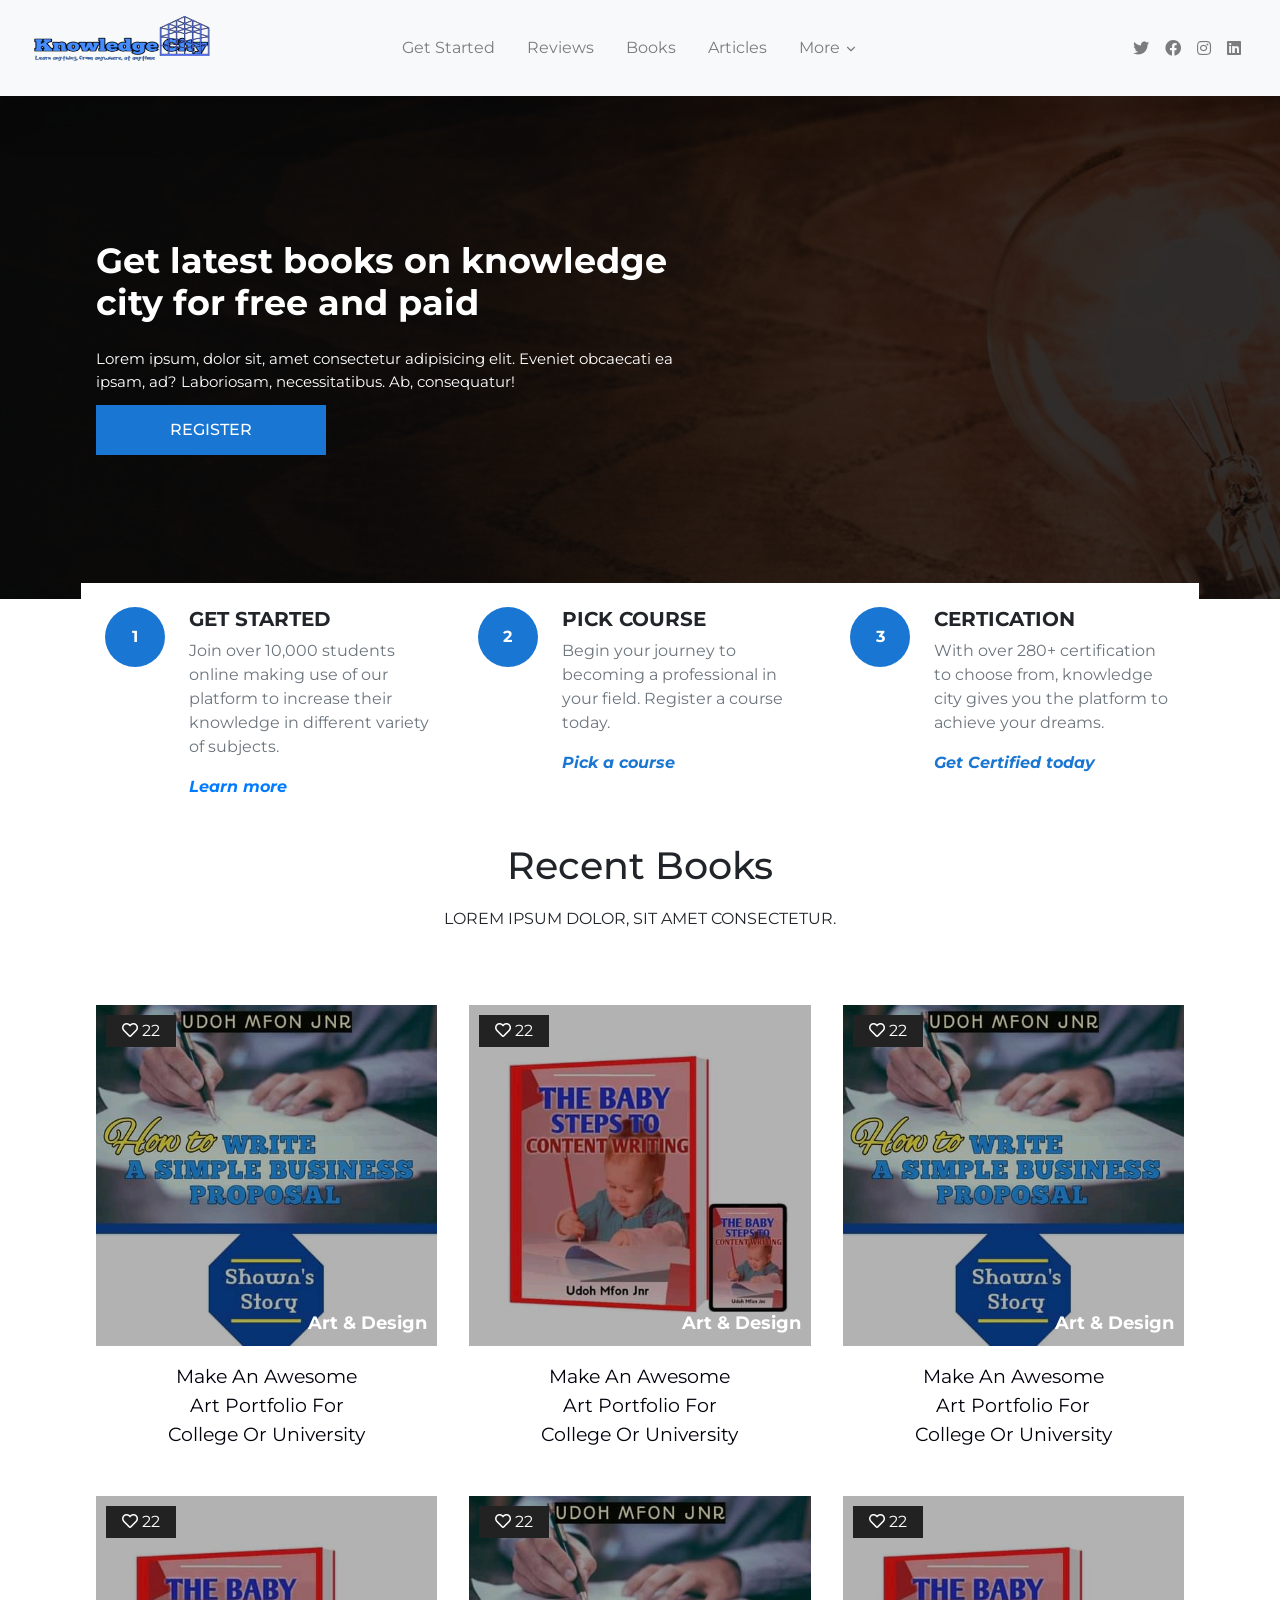
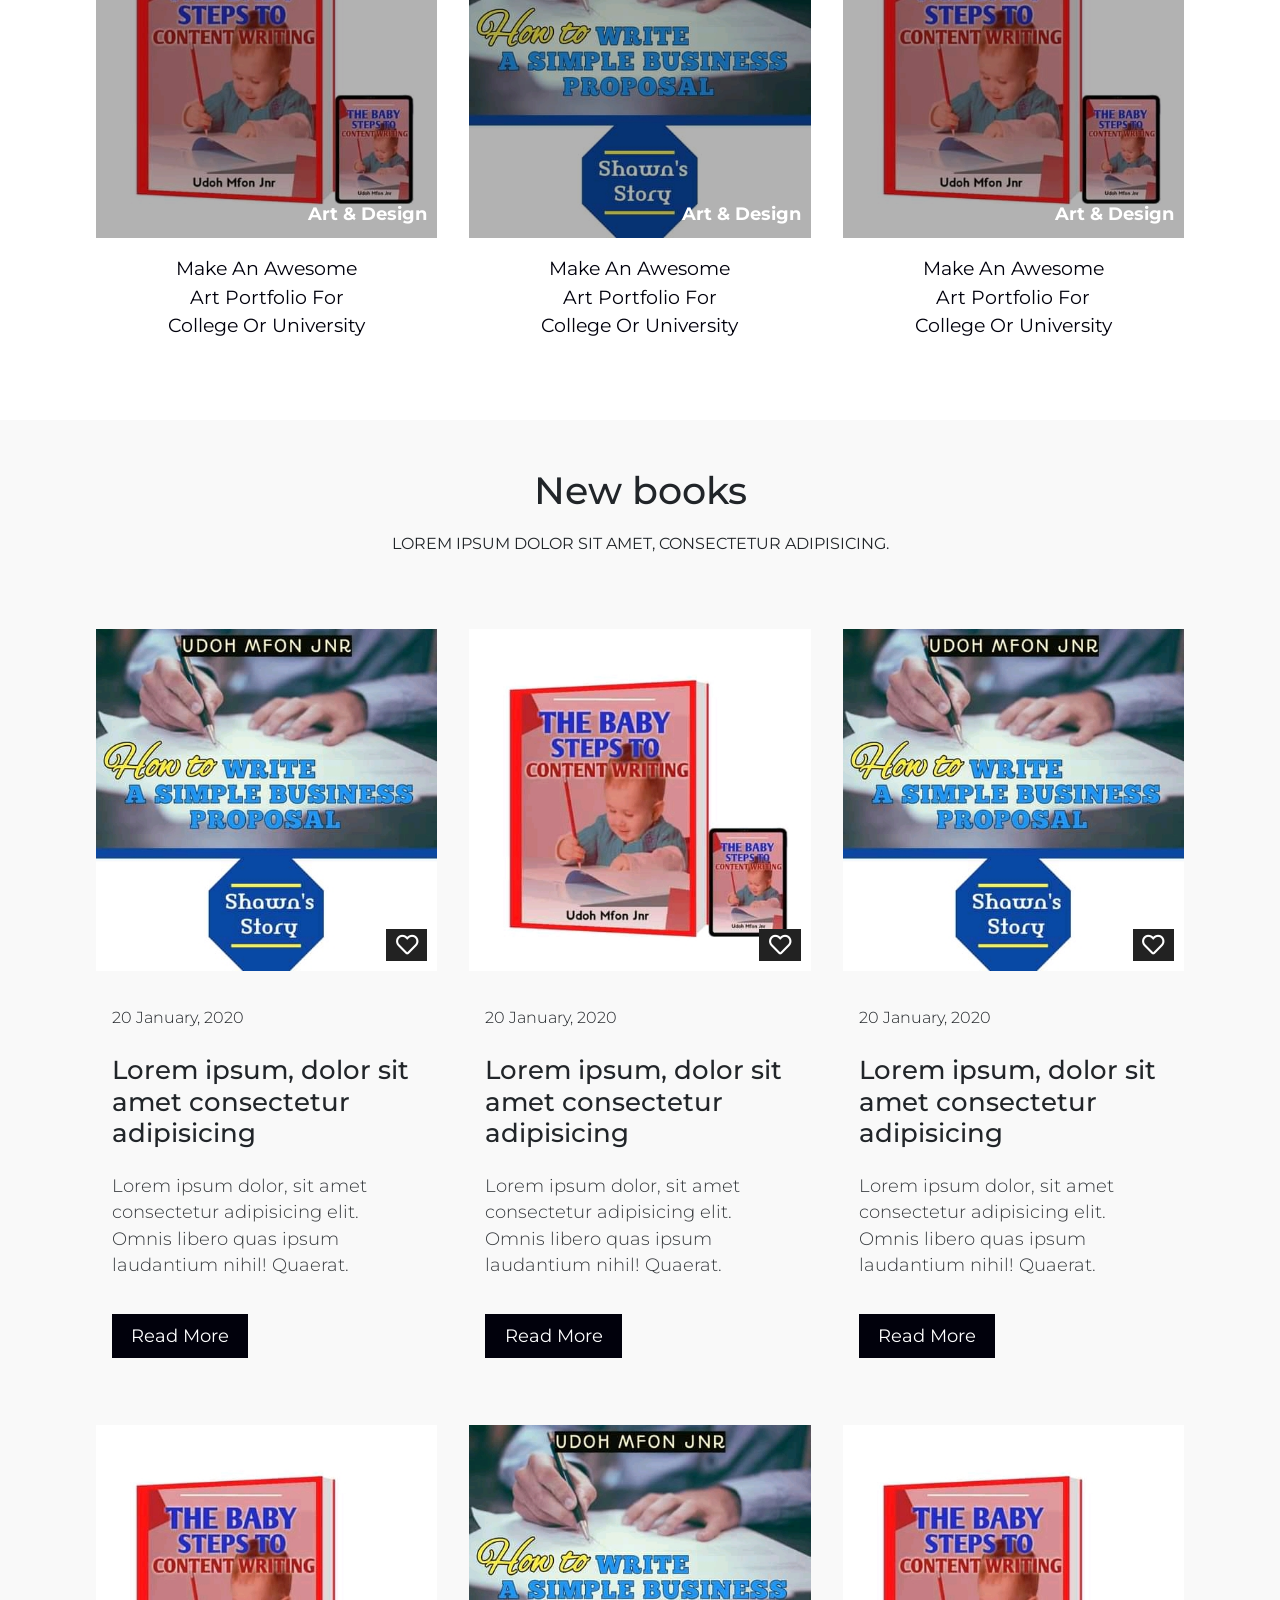
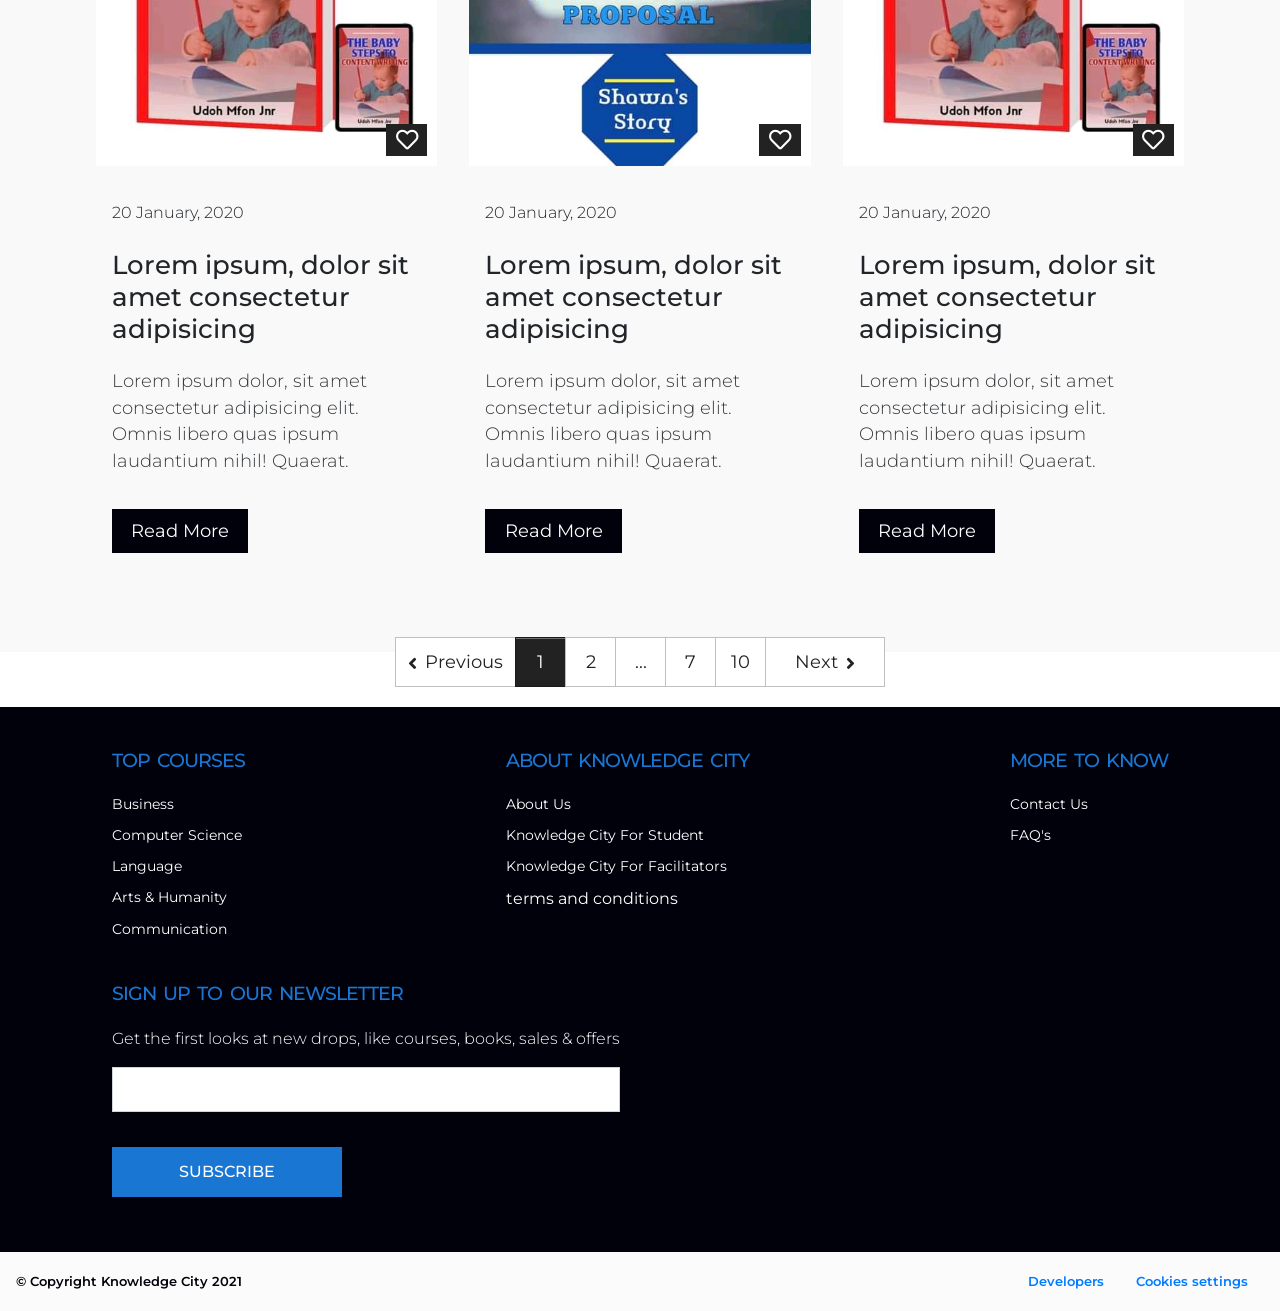
<file: books/books.html>
<html lang="en">

<head>
    <!-- meta tags -->
    <meta charset="utf-8">
    <meta name="viewport" content="width=device-width, initial-scale=1, shrink-to-fit=no">
    <meta name="description" content="">
    <meta name="theme-color" content="">
    <meta http-equiv="X-UA-Compatible" content="ie=edge">
    <!-- favicon -->

    <!-- link to css files -->
    <link rel="stylesheet" href="../knowledge_city_dist/css/bootstrap.css">
    <link rel="stylesheet" href="../knowledge_city_dist/icon/css/all.css">
    <link rel="stylesheet" href="../knowledge_city_dist/css/footer.css">
    <link rel="stylesheet" href="../style.css">
    <link rel="stylesheet" href="books.css">

    <link rel="canonical" href="">
    <title> knowledge City | Courses</title>
    <style>
        a:hover {
            text-decoration: none;
        }
    </style>
</head>

<body>
    <!-- nav -->
    <nav class="navbar navbar-expand-lg navbar-light shadow-lg bg-light sticky-top">
        <div class="container-fluid"> <a class="navbar-brand d-flex align-items-center logo" href="index.html">
                <img src="../knowledge_city_dist/img/Logopit_1612880733521.png" alt="Logo">
            </a> <button class="navbar-toggler navbar-toggler-right border-0" type="button" data-toggle="collapse"
                data-target="#navbar4">
                <span class="navbar-toggler-icon"></span>
            </button>

            <div class="collapse navbar-collapse" id="navbar4">


                <ul class="navbar-nav m-auto pl-lg-4">

                    <li class="nav-item px-lg-2"> <a class="nav-link" href="../get_started/get_started.html"><span
                                class="d-inline-block d-lg-none icon-width"><i class="fas fa-user-secret"></i></span>Get
                            Started</a> </li>
                    <li class="nav-item px-lg-2"> <a class="nav-link" href="#"><span
                                class="d-inline-block d-lg-none icon-width"><i
                                    class="fas fa-user-secret"></i></span>Reviews</a> </li>
                    <li class="nav-item px-lg-2"> <a class="nav-link" href=""><span
                                class="d-inline-block d-lg-none icon-width"><i class="fas fa-book"></i></span>Books</a>
                    </li>
                    <li class="nav-item px-lg-2"> <a class="nav-link" href="../article/article.html"><span
                                class="d-inline-block d-lg-none icon-width"><i
                                    class="fas fa-book"></i></span>Articles</a> </li>
                    <li class="nav-item px-lg-2 dropdown d-menu">
                        <a class="nav-link dropdown-toggle" href="#" id="dropdown01" data-toggle="dropdown"
                            aria-haspopup="true" aria-expanded="false"><span
                                class="d-inline-block d-lg-none icon-width"><i
                                    class="far fa-caret-square-down"></i></span>More
                            <svg id="arrow" xmlns="http://www.w3.org/2000/svg" width="14" height="14"
                                viewBox="0 0 24 24" fill="none" stroke="currentColor" stroke-width="2"
                                stroke-linecap="round" stroke-linejoin="round">
                                <polyline points="6 9 12 15 18 9"></polyline>
                            </svg>
                        </a>
                        <div class="dropdown-menu shadow-sm sm-menu" aria-labelledby="dropdown01">
                            <a href="#" class="dropdown-item" style="padding: 10px;">Knowledge City for Partners</a>
                            <a href="#" class="dropdown-item" style="padding: 10px;">Knowledge City for Trainers</a>
                            <a href="#" class="dropdown-item" style="padding: 10px;">Knowledge City for Students</a>
                            <a href="#" class="dropdown-item" style="padding: 10px;">Job Interviews made easy</a>
                            <a href="#" class="dropdown-item" style="padding: 10px;">F.A.Q</a>
                            <a href="#" class="dropdown-item" style="padding: 10px;">Contact</a>
                            <a href="#" class="dropdown-item" style="padding: 10px;">About Us</a>
                            <a href="#" class="dropdown-item" style="padding: 10px;">Idea Box</a>
                        </div>
                    </li>

                </ul>
                <ul class="navbar-nav ml-auto mt-3 mt-lg-0">
                    <span class="hide-on-med-and-down"><br></span>
                    <li class="nav-item"> <a class="nav-link" href="#">
                            <i class="fab fa-twitter"></i><span class="d-lg-none ml-3">Twitter</span>
                        </a> </li>
                    <li class="nav-item"> <a class="nav-link" href="#">
                            <i class="fab fa-facebook"></i><span class="d-lg-none ml-3">Facebook</span>
                        </a> </li>
                    <li class="nav-item"> <a class="nav-link" href="#">
                            <i class="fab fa-instagram"></i><span class="d-lg-none ml-3">Instagram</span>
                        </a> </li>
                    <li class="nav-item"> <a class="nav-link" href="#">
                            <i class="fab fa-linkedin"></i><span class="d-lg-none ml-3">Linkedin</span>
                        </a> </li>
                  </ul>
            </div>
        </div>
    </nav>
    <!-- banner -->
    <div class="text-center text-white books_banner">
        <div class="inner py-5"> 
            <div class="container py-5">

                <div class="row py-5">
                    <div class="text-left col-sm-12 col-lg-7 banner-txt-con">
                        <h1 class="mb-4" style="font-size: 35px;">Get latest books on knowledge city for free and paid</h1>
                        <p class="mt-4" style="font-size: 15px;">Lorem ipsum, dolor sit, amet consectetur adipisicing elit. Eveniet obcaecati ea ipsam, ad? Laboriosam, necessitatibus. Ab, consequatur!</p>
                        <!-- <center>
                            <div class="search-box ml-n1 mt-2">
                                <input type="text" class="search-input" placeholder="What do you want learn?">

                                <button class="search-button">
                                    <i class="fas fa-search"></i>
                                </button>
                            </div>
                        </center> -->
                        
                        <a href="#0" class="text4 mt-n1">Register</a>
                    </div>
                </div>
            </div>

        </div>
    </div>
    
    <div class="container" style="margin-top:-48px">

        <div class="row bg-white"> 

            <div class="col-lg-4 p-4">
                <div class="d-flex align-items-start">
                    <div class="mr-4">
                        <div class="p-4 rounded-circle text-white font-weight-bold d-flex align-items-center justify-content-center"
                            style="height: 60px; width: 60px; background-color: #1976D2">
                            1
                        </div>
                    </div>
                    <div class="">
                        <h5 class="mb-2" style="font-weight: bold;text-transform:uppercase">Get started</h5>
                        <p class="text-secondary">Join over 10,000 students online making use of our platform to
                            increase their knowledge in different variety of subjects.</p>
                        <a href="#0" class="text-primary font-italic font-weight-bold">Learn more</a>
                    </div>
                </div>
            </div>

            <div class="col-lg-4 p-4">
                <div class="d-flex align-items-start">
                    <div class="mr-4">
                        <div class="p-4 rounded-circle text-white font-weight-bold d-flex align-items-center justify-content-center"
                            style="height: 60px; width: 60px; background-color: #1976D2">
                            2
                        </div>
                    </div>
                    <div class="">
                        <h5 class="mb-2" style="font-weight: bold;text-transform:uppercase">Pick course</h5>
                        <p class="text-secondary">Begin your journey to becoming a professional in your field. Register
                            a course today.</p>
                        <a href="#0" class=" font-italic font-weight-bold" style="color: #1976D2;">Pick a course</a>
                    </div>
                </div>
            </div>

            <div class="col-lg-4 p-4">
                <div class="d-flex align-items-start">
                    <div class="mr-4">
                        <div class="p-4 rounded-circle text-white font-weight-bold d-flex align-items-center justify-content-center"
                            style="height: 60px; width: 60px; background-color: #1976D2">
                            3
                        </div>
                    </div>
                    <div class="">
                        <h5 class="mb-2" style="font-weight: bold;text-transform:uppercase">Certication</h5>
                        <p class="text-secondary">With over 280+ certification to choose from, knowledge city gives you
                            the platform to achieve your dreams.</p>
                        <a href="#0" class=" font-italic font-weight-bold" style="color: #1976D2;">Get Certified
                            today</a>
                    </div>
                </div>
            </div>
        </div>
    </div>


 <!-- design -->
    <section class = "design-book" id = "design" style="margin-top: -60px">
      <div class = "container">
        <div class = "title">
          <h2>Recent Books </h2>
          <p>Lorem ipsum dolor, sit amet consectetur.</p>
        </div>

        <div class = "design-content">
          <!-- item -->
          <div class = "design-item">
            <div class = "design-img">
              <img src = "images/test-books-1.jpg" alt = "">
              <span><i class = "far fa-heart"></i> 22</span>
              <span>Art & Design</span>
            </div>
            <div class = "design-title">
              <a href = "#">make an awesome art portfolio for college or university</a>
            </div>
          </div>
          <!-- end of item -->
          <!-- item -->
          <div class = "design-item">
            <div class = "design-img">
              <img src = "images/test-books.jpg" alt = "">
              <span><i class = "far fa-heart"></i> 22</span>
              <span>Art & Design</span>
            </div>
            <div class = "design-title">
              <a href = "#">make an awesome art portfolio for college or university</a>
            </div>
          </div>
          <!-- end of item -->
          <!-- item -->
          <div class = "design-item">
            <div class = "design-img">
              <img src = "images/test-books-1.jpg" alt = "">
              <span><i class = "far fa-heart"></i> 22</span>
              <span>Art & Design</span>
            </div>
            <div class = "design-title">
              <a href = "#">make an awesome art portfolio for college or university</a>
            </div>
          </div>
          <!-- end of item -->
          <!-- item -->
          <div class = "design-item">
            <div class = "design-img">
              <img src = "images/test-books.jpg" alt = "">
              <span><i class = "far fa-heart"></i> 22</span>
              <span>Art & Design</span>
            </div>
            <div class = "design-title">
              <a href = "#">make an awesome art portfolio for college or university</a>
            </div>
          </div>
          <!-- end of item -->
          <!-- item -->
          <div class = "design-item">
            <div class = "design-img">
              <img src = "images/test-books-1.jpg" alt = "">
              <span><i class = "far fa-heart"></i> 22</span>
              <span>Art & Design</span>
            </div>
            <div class = "design-title">
              <a href = "#">make an awesome art portfolio for college or university</a>
            </div>
          </div>
          <!-- end of item -->
          <!-- item -->
          <div class = "design-item">
            <div class = "design-img">
              <img src = "images/test-books.jpg" alt = "">
              <span><i class = "far fa-heart"></i> 22</span>
              <span>Art & Design</span>
            </div>
            <div class = "design-title">
              <a href = "#">make an awesome art portfolio for college or university</a>
            </div>
          </div>
          <!-- end of item -->
        </div>
      </div>
    </section>
    <!-- end of design -->


    <!-- blog -->
    <section class = "blog" id = "blog" tyle="margin-top: -60px">
      <div class = "container">
        <div class = "title">
          <h2>New books</h2>
          <p>Lorem ipsum dolor sit amet, consectetur adipisicing.</p>
        </div>
        <div class = "blog-content">
          <!-- item -->
          <div class = "blog-item">
            <div class = "blog-img">
              <img src = "images/test-books-1.jpg" alt = "">
              <span><i class = "far fa-heart"></i></span>
            </div>
            <div class = "blog-text">
              <span>20 January, 2020</span>
              <h2>Lorem ipsum, dolor sit amet consectetur adipisicing</h2>
              <p>Lorem ipsum dolor, sit amet consectetur adipisicing elit. Omnis libero quas ipsum laudantium nihil! Quaerat.</p>
              <a href = "#">Read More</a>
            </div>
          </div>
          <!-- end of item -->
          <!-- item -->
          <div class = "blog-item">
            <div class = "blog-img">
              <img src = "images/test-books.jpg" alt = "">
              <span><i class = "far fa-heart"></i></span>
            </div>
            <div class = "blog-text">
              <span>20 January, 2020</span>
              <h2>Lorem ipsum, dolor sit amet consectetur adipisicing</h2>
              <p>Lorem ipsum dolor, sit amet consectetur adipisicing elit. Omnis libero quas ipsum laudantium nihil! Quaerat.</p>
              <a href = "#">Read More</a>
            </div>
          </div>
          <!-- end of item -->
          <!-- item -->
          <div class = "blog-item">
            <div class = "blog-img">
              <img src = "images/test-books-1.jpg" alt = "">
              <span><i class = "far fa-heart"></i></span>
            </div>
            <div class = "blog-text">
              <span>20 January, 2020</span>
              <h2>Lorem ipsum, dolor sit amet consectetur adipisicing</h2>
              <p>Lorem ipsum dolor, sit amet consectetur adipisicing elit. Omnis libero quas ipsum laudantium nihil! Quaerat.</p>
              <a href = "#">Read More</a>
            </div>
          </div>
          <!-- end of item -->
          <!-- item -->
          <div class = "blog-item">
            <div class = "blog-img">
             <img src = "images/test-books.jpg" alt = "">
              <span><i class = "far fa-heart"></i></span>
            </div>
            <div class = "blog-text">
              <span>20 January, 2020</span>
              <h2>Lorem ipsum, dolor sit amet consectetur adipisicing</h2>
              <p>Lorem ipsum dolor, sit amet consectetur adipisicing elit. Omnis libero quas ipsum laudantium nihil! Quaerat.</p>
              <a href = "#">Read More</a>
            </div>
          </div>
          <!-- end of item -->
          <!-- item -->
          <div class = "blog-item">
            <div class = "blog-img">
              <img src = "images/test-books-1.jpg" alt = "">
              <span><i class = "far fa-heart"></i></span>
            </div>
            <div class = "blog-text">
              <span>20 January, 2020</span>
              <h2>Lorem ipsum, dolor sit amet consectetur adipisicing</h2>
              <p>Lorem ipsum dolor, sit amet consectetur adipisicing elit. Omnis libero quas ipsum laudantium nihil! Quaerat.</p>
              <a href = "#">Read More</a>
            </div>
          </div>
          <!-- end of item -->
          <!-- item -->
          <div class = "blog-item">
            <div class = "blog-img">
              <img src = "images/test-books.jpg" alt = "">
              <span><i class = "far fa-heart"></i></span>
            </div>
            <div class = "blog-text">
              <span>20 January, 2020</span>
              <h2>Lorem ipsum, dolor sit amet consectetur adipisicing</h2>
              <p>Lorem ipsum dolor, sit amet consectetur adipisicing elit. Omnis libero quas ipsum laudantium nihil! Quaerat.</p>
              <a href = "#">Read More</a>
            </div>
          </div>
          <!-- end of item -->
        </div>
      </div>
    </section>
    <!-- end of blog -->
 
         <ul class="pagination">
            <li class="icon"><a href="#">
               <span class="fas fa-angle-left"></span>
               Previous</a>
            </li>
            <li style="background: #222;"><a href="#" style="color: #fff">1</a></li>
            <li><a href="#">2</a></li>
            <li><a href="#">...</a></li>
            <li><a href="#">7</a></li>
            <li><a href="#">10</a></li>
            <li class="icon"><a href="#">
               Next<span class="fas fa-angle-right"></span>
               </a>
            </li>
         </ul>
      </div>















    <footer class="footer">
        <div class="container">
            <div class="footer-group__container">
                <ul class="footer-group">
                    <li class="footer-group__header">Top Courses</li>
                    <li class="footer-group__item"><a href="" style="color:#fff;" class="footer-group__link">
                            Business</a></li>
                    <li class="footer-group__item"><a href="" style="color:#fff;" class="footer-group__link">Computer
                            science</a></li>
                    <li class="footer-group__item"><a href="" style="color:#fff;"
                            class="footer-group__link">Language</a></li>
                    <li class="footer-group__item"><a href="" style="color:#fff;" class="footer-group__link">Arts &
                            Humanity</a></li>
                    <li class="footer-group__item"><a href="" style="color:#fff;"
                            class="footer-group__link">Communication</a></li>
                </ul>
                <ul class="footer-group">
                    <li class="footer-group__header">About Knowledge City</li>
                    <li class="footer-group__item"><a href="" style="color:#fff;" class="footer-group__link">About
                            us</a></li>
                    <li class="footer-group__item"><a href="" style="color:#fff;" class="footer-group__link">Knowledge
                            city for student</a></li>
                    <li class="footer-group__item"><a href="" style="color:#fff;" class="footer-group__link">Knowledge
                            city for facilitators</a></li>
                    <li class="footer-group__iem"><a href="" style="color:#fff;" class="footer-group__link">terms and
                            conditions</a></li>
                </ul>
                <ul class="footer-group">
                    <li class="footer-group__header">more to know</li>
                    <li class="footer-group__item"><a href="" style="color:#fff;" class="footer-group__link">Contact
                            us</a></li>
                    <li class="footer-group__item"><a href="" style="color:#fff;" class="footer-group__link">FAQ's</a>
                    </li>
                    <!-- <li class="footer-group__item text-white"><a href="" class="footer-group__link">Anikela brands</a></li>
          <li class="footer-group__item text-white"><a href="" class="footer-group__link">coupons</a></li> -->
                </ul>
                <ul class="footer-group">
                    <li class="footer-group__header">sign up to our newsletter</li>
                    <p class="footer-group__lead text-white lead" style="font-size:16px">Get the first looks at new
                        drops, like courses, books, sales & offers</p>
                    <label for="subscribe" class="visually-hidden">Enter your email address</label>
                    <input id="subscribe" type="text" class="footer-group__input">
                    <button type="submit" class="text4">subscribe</button>
                </ul>
            </div>

            <!--   going to put icons and stuff here maybe....   -->
            <!--    <div class="footer-icons">
              for maybe facebook and other social media icons
      </div> -->
        </div>

        <div class="footer-footnote">
            <div class="footnote__copyright">&copy; Copyright Knowledge City 2021</div>
            <div class="footnote__items">
                <span class="footnote__item"><a href="#0">Developers</a></span>
                <span class="footnote__item"><a href="#0">Cookies settings</a></span>
            </div>
        </div>

    </footer>
    <script src="../knowledge_city_dist/js/jquery.min.js"></script>
    <script src="../knowledge_city_dist/js/bootstrap.js"></script>
    <script src="../knowledge_city_dist/js/bootstrap.bundle.js"></script>
    <script src="../knowledge_city_dist/js/slick.min.js"></script>
    <!-- <script src="knowledge_city_dist/js/script.js"></script> -->
    <script>
        $(document).ready(function () {
            if ($(window).width() > 991) {
                $('.navbar-light .d-menu').hover(function () {
                    $(this).find('.sm-menu').first().stop(true, true).slideDown(150);
                }, function () {
                    $(this).find('.sm-menu').first().stop(true, true).delay(120).slideUp(100);
                });
            }
        });
    </script>
</body>

</html>
</file>
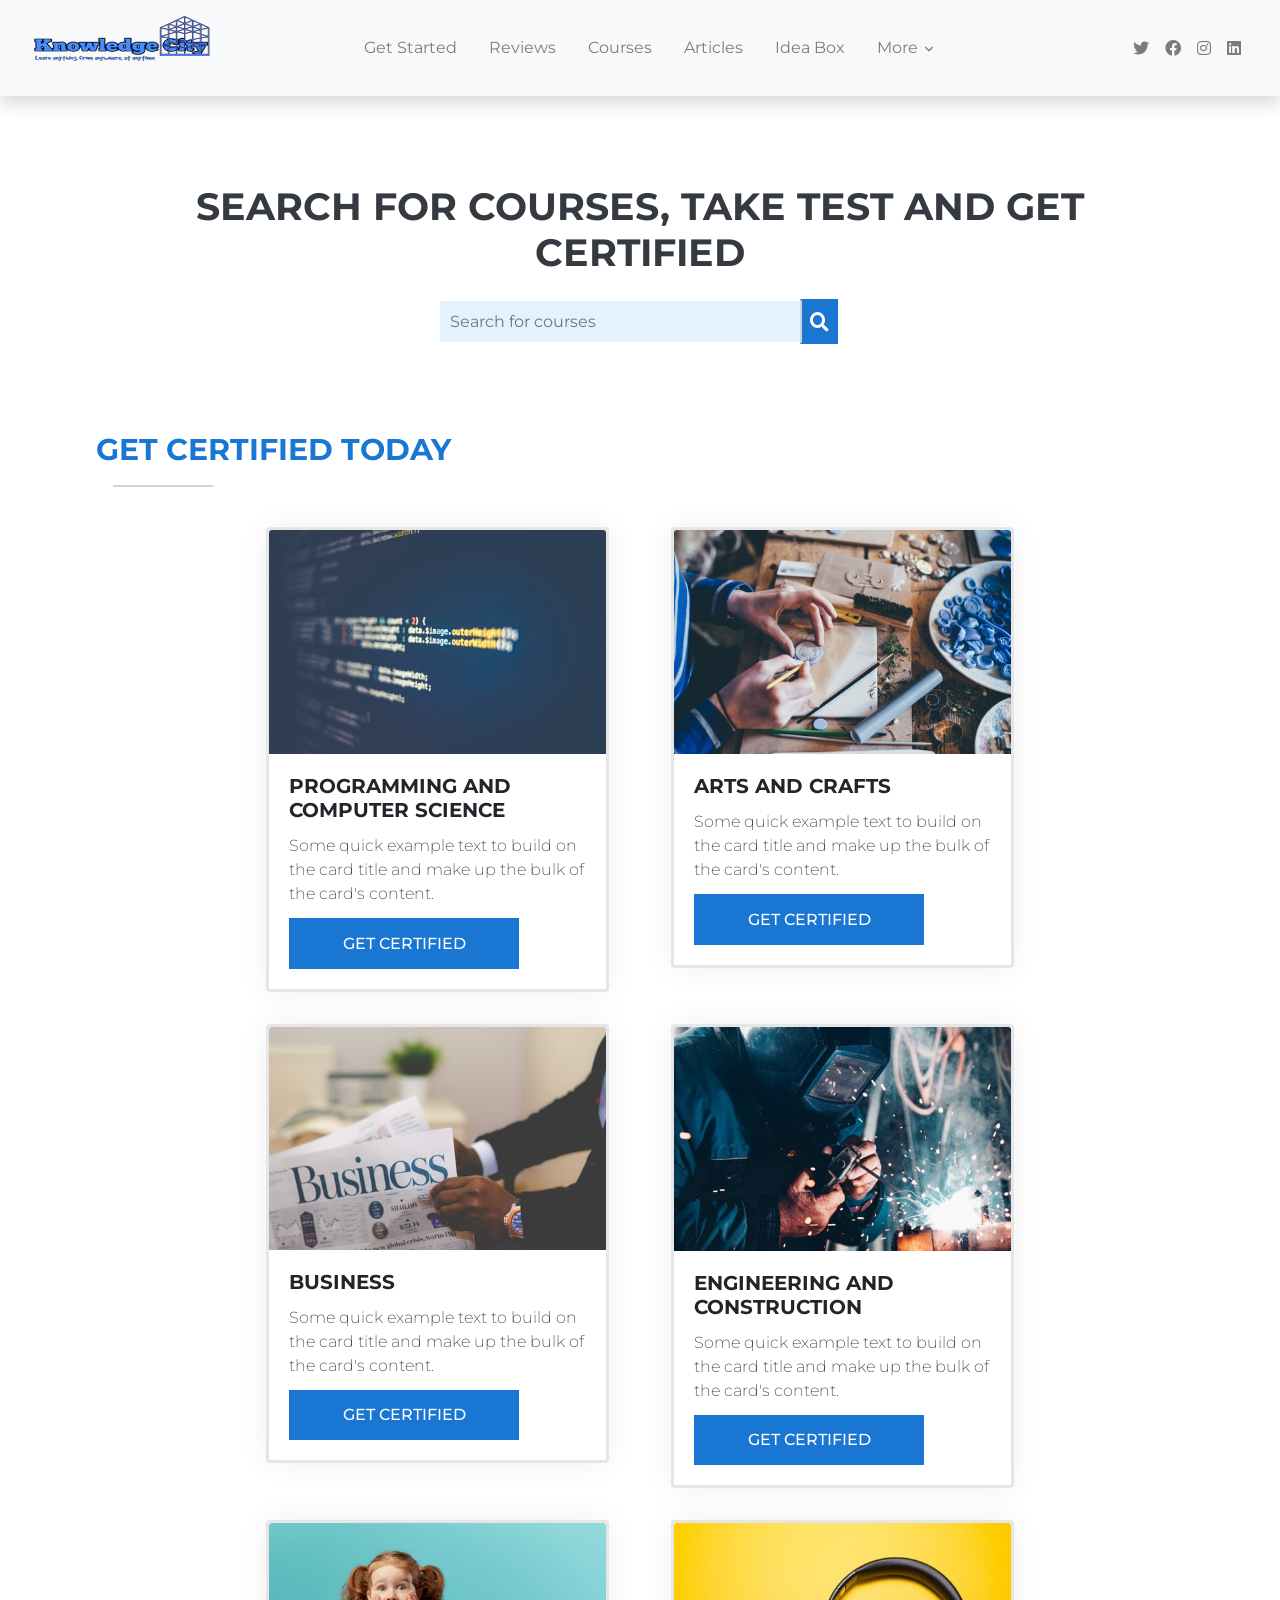
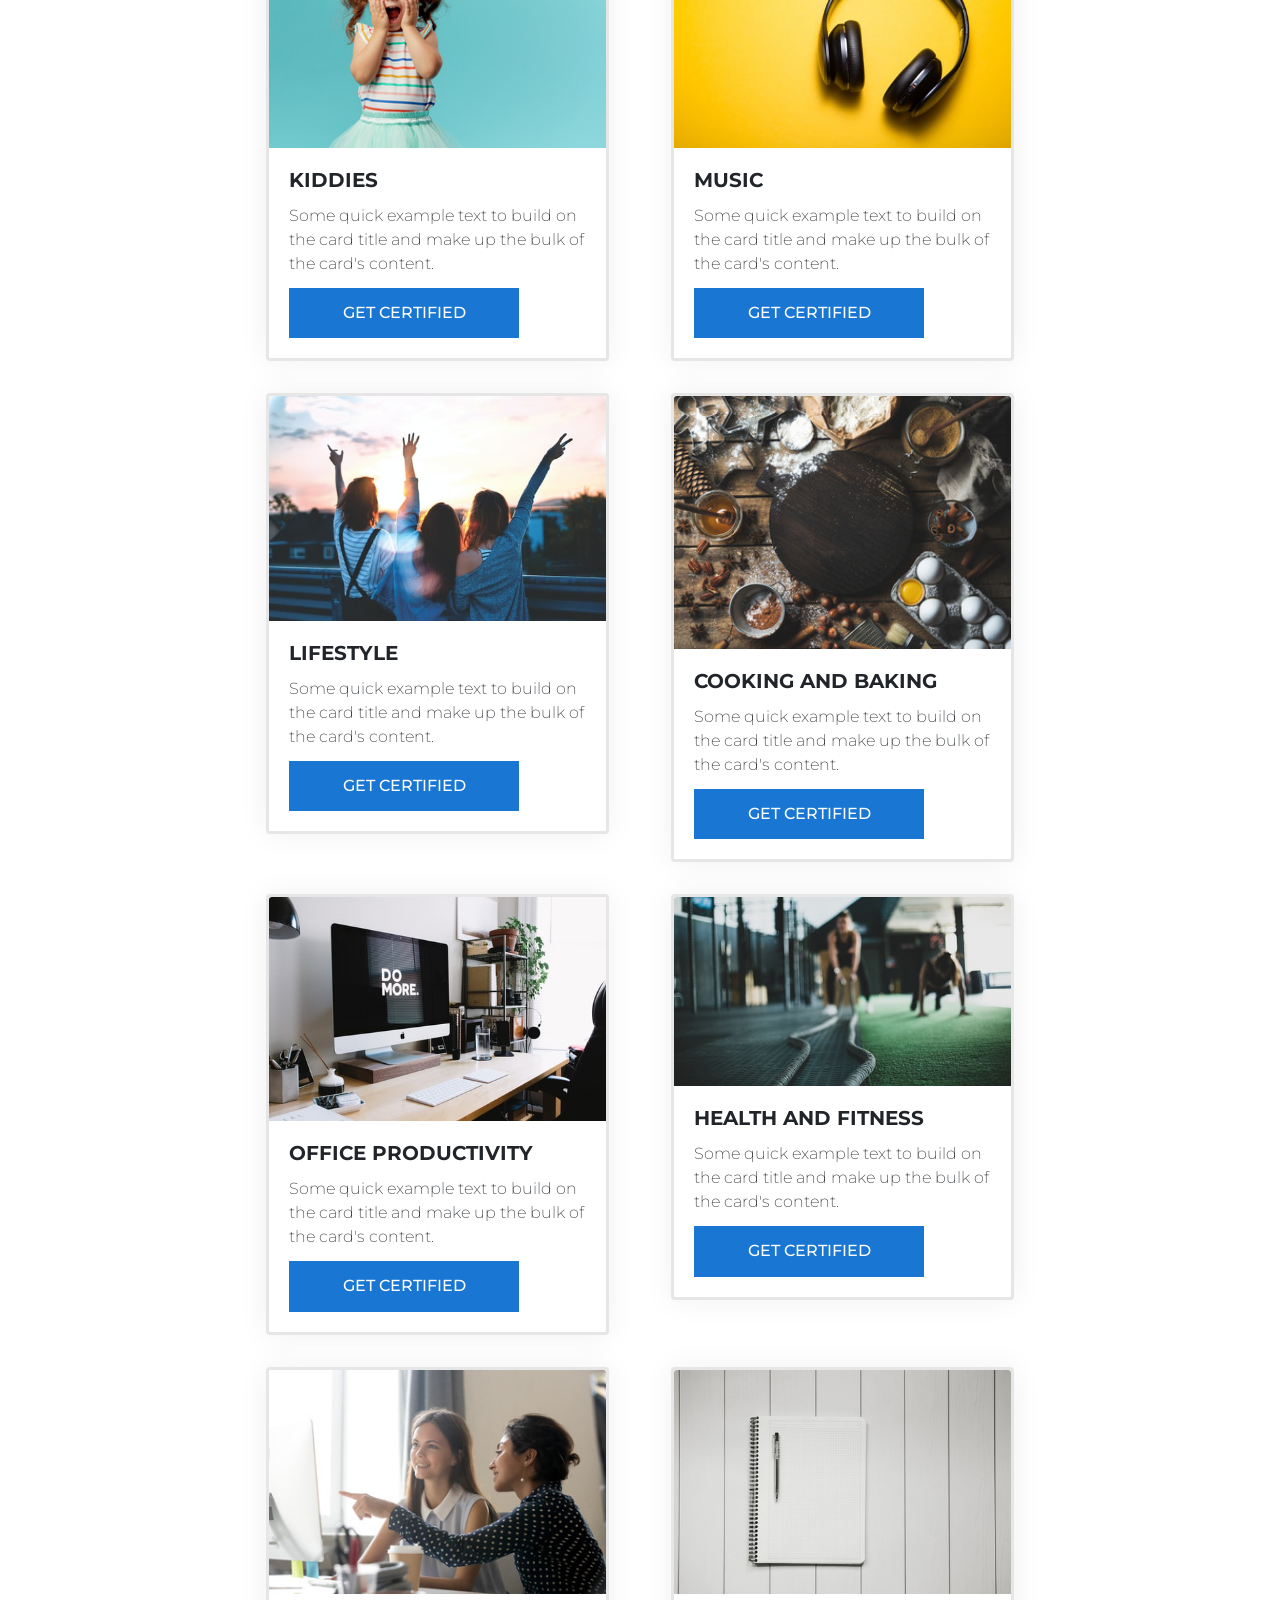
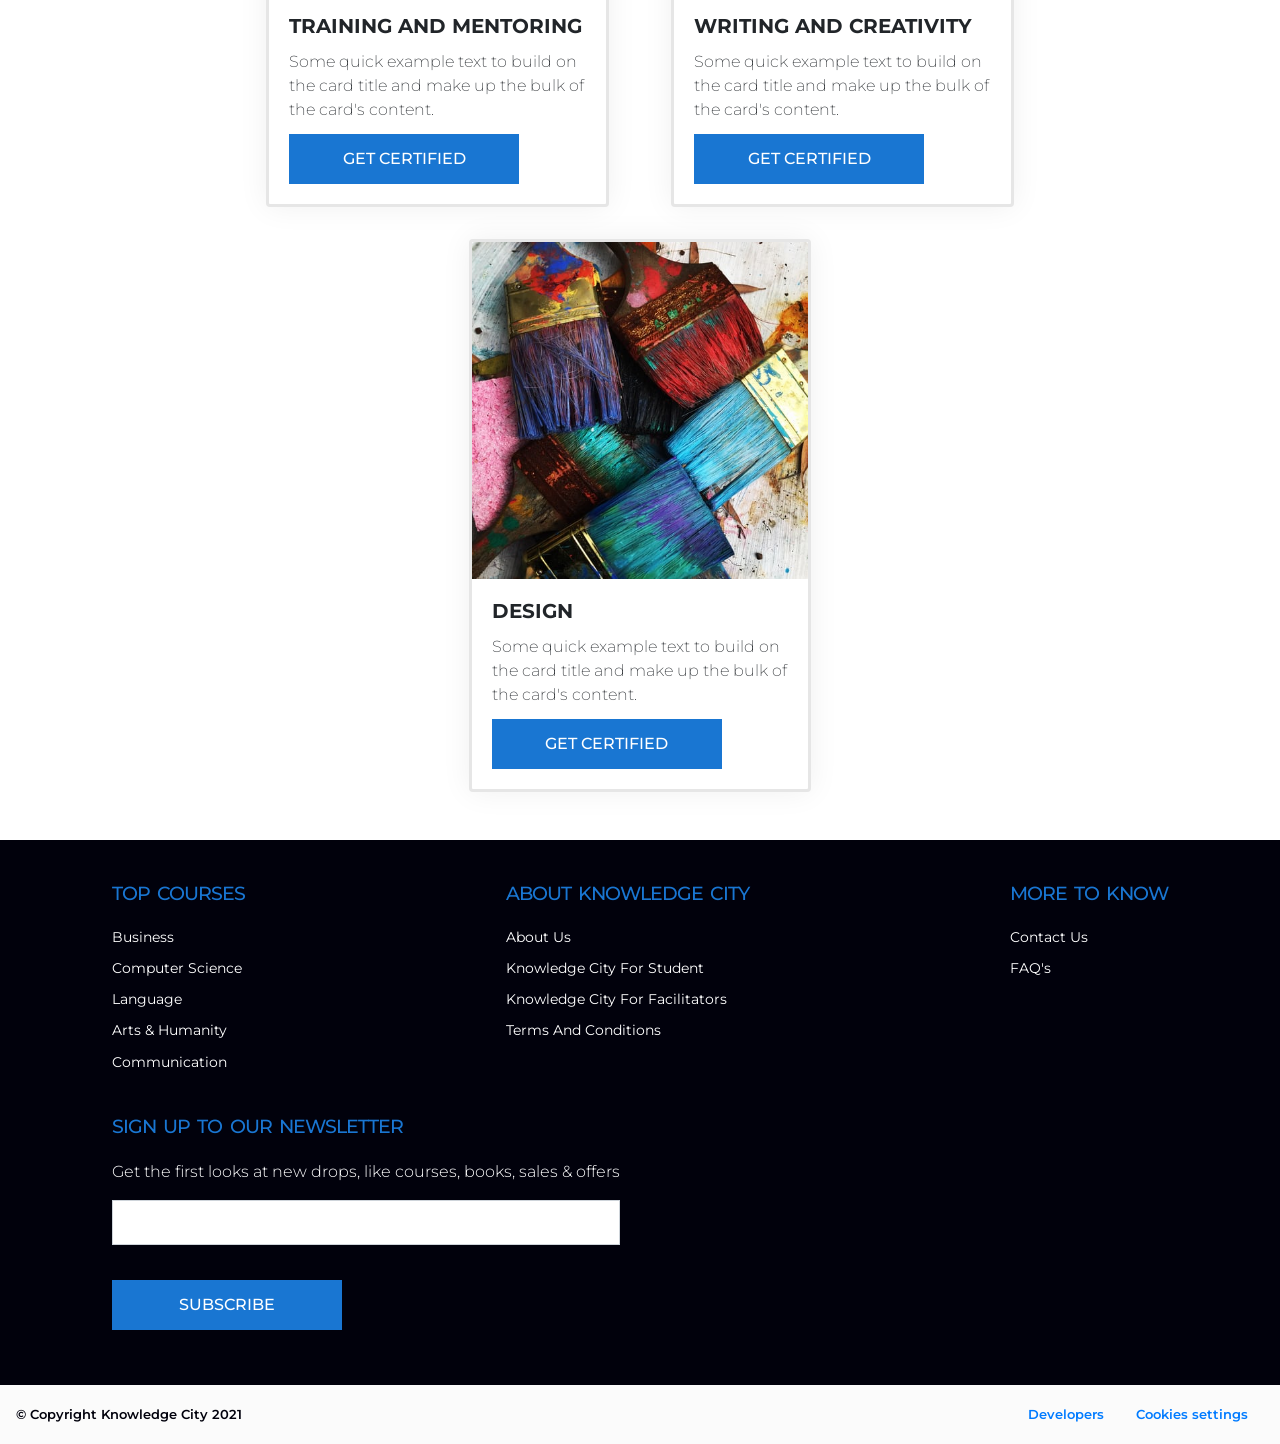
<file: certification/Certifications.html>
<html lang="en">

<head>
    <!-- meta tags -->
    <meta charset="utf-8">
    <meta name="viewport" content="width=device-width, initial-scale=1, shrink-to-fit=no">
    <meta name="description" content="">
    <meta name="theme-color" content="">
    <meta http-equiv="X-UA-Compatible" content="ie=edge">
    <!-- favicon -->

    <!-- link to css files -->
    <link rel="stylesheet" href="../knowledge_city_dist/css/bootstrap.css">
    <link rel="stylesheet" href="../knowledge_city_dist/css/slick.min.css">
    <link rel="stylesheet" href="../knowledge_city_dist/css/slick-theme.min.css">
    <link rel="stylesheet" href="../knowledge_city_dist/icon/css/all.css">
    <link rel="stylesheet" href="../knowledge_city_dist/css/footer.css">
    <link rel="stylesheet" href="../style.css">
    <link rel="stylesheet" href="certification.css">

    <link rel="canonical" href="">
    <title> knowledge City | Books</title>
    <style>
        a:hover {
            text-decoration: none;
        }
    </style>
</head>

<body>
    <!-- nav -->
    <nav class="navbar navbar-expand-lg navbar-light shadow bg-light sticky-top">
        <div class="container-fluid"> <a class="navbar-brand d-flex align-items-center logo" href="index.html">
                <img src="../knowledge_city_dist/img/Logopit_1612880733521.png" alt="Logo">
            </a> <button class="navbar-toggler navbar-toggler-right border-0" type="button" data-toggle="collapse"
                data-target="#navbar4">
                <span class="navbar-toggler-icon"></span>
            </button>

            <div class="collapse navbar-collapse" id="navbar4">


                <ul class="navbar-nav m-auto pl-lg-4">
                    <!--
                    <li class="nav-item px-lg-2 font-weight-normal"> <a class="nav-link" href="index.html"> <span
                                class="d-inline-block d-lg-none icon-width"><i
                                    class="fas fa-question-circle"></i></span>Home</a>
                    </li>

-->
                    <li class="nav-item px-lg-2"> <a class="nav-link" href="#"><span
                                class="d-inline-block d-lg-none icon-width"><i class="fas fa-user-secret"></i></span>Get
                            Started</a> </li>
                    <li class="nav-item px-lg-2"> <a class="nav-link" href="#"><span
                                class="d-inline-block d-lg-none icon-width"><i
                                    class="fas fa-user-secret"></i></span>Reviews</a> </li>
                    <li class="nav-item px-lg-2"> <a class="nav-link" href="#"><span
                                class="d-inline-block d-lg-none icon-width"><i
                                    class="fas fa-book"></i></span>Courses</a> </li>
                    <li class="nav-item px-lg-2"> <a class="nav-link" href="#"><span
                                class="d-inline-block d-lg-none icon-width"><i
                                    class="fas fa-book"></i></span>Articles</a> </li>

                    <li class="nav-item px-lg-2"> <a class="nav-link" href="#"><span
                                class="d-inline-block d-lg-none icon-width"><i class="far fa-envelope"></i></span>Idea
                            Box</a> </li>

                    <li class="nav-item px-lg-2 dropdown d-menu">
                        <a class="nav-link dropdown-toggle" href="#" id="dropdown01" data-toggle="dropdown"
                            aria-haspopup="true" aria-expanded="false"><span
                                class="d-inline-block d-lg-none icon-width"><i
                                    class="far fa-caret-square-down"></i></span>More
                            <svg id="arrow" xmlns="http://www.w3.org/2000/svg" width="14" height="14"
                                viewBox="0 0 24 24" fill="none" stroke="currentColor" stroke-width="2"
                                stroke-linecap="round" stroke-linejoin="round">
                                <polyline points="6 9 12 15 18 9"></polyline>
                            </svg>
                        </a>
                        <div class="dropdown-menu shadow-sm sm-menu" aria-labelledby="dropdown01">
                            <a href="#" class="dropdown-item" style="padding: 10px;">Knowledge City for Partners</a>
                            <a href="#" class="dropdown-item" style="padding: 10px;">Knowledge City for Trainers</a>
                            <a href="#" class="dropdown-item" style="padding: 10px;">Knowledge City for Students</a>
                            <a href="#" class="dropdown-item" style="padding: 10px;">Job Interviews made easy</a>
                            <a href="#" class="dropdown-item" style="padding: 10px;">F.A.Q</a>
                            <a href="#" class="dropdown-item" style="padding: 10px;">Contact</a>
                            <a href="#" class="dropdown-item" style="padding: 10px;">About Us</a>
                        </div>
                    </li>

                    <!-- <span class="hide-on-med-and-down"><br></span>
                    <div class="search-box ml-n2">
                        <input type="text" class="search-input" placeholder="What do you want learn?">

                        <button class="search-button">
                            <i class="fas fa-search"></i>
                        </button>
                    </div> -->
                </ul>
                <ul class="navbar-nav ml-auto mt-3 mt-lg-0">
                    <span class="hide-on-med-and-down"><br></span>
                    <li class="nav-item"> <a class="nav-link" href="#">
                            <i class="fab fa-twitter"></i><span class="d-lg-none ml-3">Twitter</span>
                        </a> </li>
                    <li class="nav-item"> <a class="nav-link" href="#">
                            <i class="fab fa-facebook"></i><span class="d-lg-none ml-3">Facebook</span>
                        </a> </li>
                    <li class="nav-item"> <a class="nav-link" href="#">
                            <i class="fab fa-instagram"></i><span class="d-lg-none ml-3">Instagram</span>
                        </a> </li>
                    <li class="nav-item"> <a class="nav-link" href="#">
                            <i class="fab fa-linkedin"></i><span class="d-lg-none ml-3">Linkedin</span>
                        </a> </li>
                    <!-- <li class="nav-item px-lg-2 dropdown d-menu">
                        <a class="dropdown-toggle my-btn" style="box-shadow: none;color:white; border-radius: 2px;"
                            href="#" id="dropdown01" data-toggle="dropdown" aria-haspopup="true"
                            aria-expanded="false"><span class="d-inline-block d-lg-none icon-width"><i
                                    class="far fa-caret-square-down"></i></span>Courses
                            <svg id="arrow" xmlns="http://www.w3.org/2000/svg" width="14" height="14"
                                viewBox="0 0 24 24" fill="none" stroke="currentColor" stroke-width="2"
                                stroke-linecap="round" stroke-linejoin="round">
                                <polyline points="6 9 12 15 18 9"></polyline>
                            </svg>
                        </a>
                        <div class="dropdown-menu shadow-sm sm-menu" aria-labelledby="dropdown01">
                            <a class="dropdown-item font-weight-bolder font-italic" href="#">View all courses</a>
                            <a class="dropdown-item" href="#">Business</a>
                            <a class="dropdown-item"
                                href="computer_science_courses/welcome_computer_science_courses.html">Programming and
                                Computer
                                science</a>
                            <a class="dropdown-item" href="#">Language</a>
                            <a class="dropdown-item" href="#">Communication</a>
                            <a class="dropdown-item" href="#">Learn digital</a>
                            <a class="dropdown-item" href="#">Design</a>
                            <a class="dropdown-item" href="#">Arts and humanity</a>
                        </div>
                    </li>

                    <span class="hide-on-med-and-down"><br></span>
                    <li class="nav-item px-lg-2 font-weight-normal"> <a class="nav-link" href="#"> <span
                                class="d-inline-block d-lg-none icon-width"><i
                                    class="fas fa-question-circle"></i></span>How to?</a>
                    </li>
                    <span class="hide-on-med-and-down"><br></span>
                    <li>
                        <a href="#" class="my-btn ml-3" style="border-radius: 2px;box-shadow: none;">Books/Articles
                        </a>
                    </li>
                    <span class="hide-on-med-and-down"><br></span>
                    <li class="nav-item px-lg-2"> <a class="nav-link" href="#"><span
                                class="d-inline-block d-lg-none icon-width"><i
                                    class="fas fa-user-secret"></i></span>More</a> </li> -->

                </ul>
            </div>
        </div>
    </nav>
    <!-- banner -->
    <div class="text-center text-dark">
        <div class="py-5">
            <div class="container py-3">

                <div class="row py-0">
                    <div class="text-center col-12 banner-txt-con">
                        <h1 class="mb-4 mt-4" style="font-size: 38px;text-transform:uppercase">Search for courses, take
                            test
                            and get
                            certified</h1>
                        <center>
                            <div class="search-box ml-n1 mt-4">
                                <input type="text" class="search-input" placeholder="Search for courses">

                                <button class="search-button">
                                    <i class="fas fa-search"></i>
                                </button>
                            </div>
                        </center>
                    </div>
                </div>
            </div>

        </div>
    </div>
    <!-- <div class="container" style="margin-top: -50px;">

        <div class="row bg-white"
            style=" box-shadow: 0px 0px 30px #00000010;border: 2px solid rgba(128, 128, 128, 0.199);">

            <div class="col-lg-4 p-4">
                <div class="d-flex align-items-start">
                    <div class="mr-4">
                        <div class="p-4 rounded-circle text-white font-weight-bold d-flex align-items-center justify-content-center"
                            style="height: 60px; width: 60px; background-color: #1976D2">
                            1
                        </div>
                    </div>
                    <div class="">
                        <h5 class="mb-2" style="font-weight: bold;text-transform:uppercase">Get started</h5>
                        <p class="text-secondary">Join over 10,000 students online making use of our platform to
                            increase their knowledge in different variety of subjects.</p>
                        <a href="#0" class="text-primary font-italic font-weight-bold">Learn more</a>
                    </div>
                </div>
            </div>

            <div class="col-lg-4 p-4">
                <div class="d-flex align-items-start">
                    <div class="mr-4">
                        <div class="p-4 rounded-circle text-white font-weight-bold d-flex align-items-center justify-content-center"
                            style="height: 60px; width: 60px; background-color: #1976D2">
                            2
                        </div>
                    </div>
                    <div class="">
                        <h5 class="mb-2" style="font-weight: bold;text-transform:uppercase">Pick course</h5>
                        <p class="text-secondary">Begin your journey to becoming a professional in your field. Register
                            a course today.</p>
                        <a href="#0" class=" font-italic font-weight-bold" style="color: #1976D2;">Pick a course</a>
                    </div>
                </div>
            </div>

            <div class="col-lg-4 p-4">
                <div class="d-flex align-items-start">
                    <div class="mr-4">
                        <div class="p-4 rounded-circle text-white font-weight-bold d-flex align-items-center justify-content-center"
                            style="height: 60px; width: 60px; background-color: #1976D2">
                            3
                        </div>
                    </div>
                    <div class="">
                        <h5 class="mb-2" style="font-weight: bold;text-transform:uppercase">Certication</h5>
                        <p class="text-secondary">With over 280+ certification to choose from, knowledge city gives you
                            the platform to achieve your dreams.</p>
                        <a href="#0" class=" font-italic font-weight-bold" style="color: #1976D2;">Get Certified
                            today</a>
                    </div>
                </div>
            </div>
        </div>
    </div> -->
    <div class="container">
        <span class="text-left" id="choose-us">
            <h2 class="font-weight-bold mt-n2 text-uppercase" style="color: #1976D2;">
                <span>Get Certified Today
                </span>
            </h2>
            <div class="line"></div>
        </span>
        <div class="row justify-content-center mt-4">
            <div class="col-sm-12 col-lg-4 m-3">
                <div class="card" style="box-shadow: 0px 0px 30px #00000010;
        border: 3px solid rgba(128, 128, 128, 0.199);">
                    <img src="cert_img\programming.jpg" class="card-img-top" alt="...">
                    <div class="card-body">
                        <h5 class="card-title" style="font-weight: bold;text-transform: uppercase;">programming and
                            computer science</h5>
                        <p class="card-text" style="font-weight: 200;">Some quick example text to build on the card
                            title and make up the bulk of
                            the card's content.</p>
                        <a href="aboutus.html" class="text4 mt-n1">
                            Get Certified
                        </a>
                    </div>
                </div>
            </div>
            <div class="col-sm-12 col-lg-4 m-3">
                <div class="card" style="box-shadow: 0px 0px 30px #00000010;
        border: 3px solid rgba(128, 128, 128, 0.199);">
                    <img src="cert_img\arts_and_crafts.jpg" class="card-img-top" alt="...">
                    <div class="card-body">
                        <h5 class="card-title" style="font-weight: bold;text-transform: uppercase;">ARTS AND CRAFTS</h5>
                        <p class="card-text" style="font-weight: 200;">Some quick example text to build on the card
                            title and make up the bulk of
                            the card's content.</p>
                        <a href="aboutus.html" class="text4 mt-n1">
                            Get Certified
                        </a>
                    </div>
                </div>
            </div>
            <div class="col-sm-12 col-lg-4 m-3">
                <div class="card" style="box-shadow: 0px 0px 30px #00000010;
        border: 3px solid rgba(128, 128, 128, 0.199);">
                    <img src="cert_img\business.jpg" class="card-img-top" alt="...">
                    <div class="card-body">
                        <h5 class="card-title" style="font-weight: bold;text-transform: uppercase;">business</h5>
                        <p class="card-text" style="font-weight: 200;">Some quick example text to build on the card
                            title and make up the bulk of
                            the card's content.</p>
                        <a href="aboutus.html" class="text4 mt-n1">
                            Get Certified
                        </a>
                    </div>
                </div>
            </div>

            <div class="col-sm-12 col-lg-4 m-3">
                <div class="card" style="box-shadow: 0px 0px 30px #00000010;
        border: 3px solid rgba(128, 128, 128, 0.199);">
                    <img src="cert_img\engineering_and_construction.jpg" class="card-img-top" alt="...">
                    <div class="card-body">
                        <h5 class="card-title" style="font-weight: bold;text-transform: uppercase;">ENGINEERING AND
                            CONSTRUCTION </h5>
                        <p class="card-text" style="font-weight: 200;">Some quick example text to build on the card
                            title and make up the bulk of
                            the card's content.</p>
                        <a href="aboutus.html" class="text4 mt-n1">
                            Get Certified
                        </a>
                    </div>
                </div>
            </div>
            <div class="col-sm-12 col-lg-4 m-3">
                <div class="card" style="box-shadow: 0px 0px 30px #00000010;
        border: 3px solid rgba(128, 128, 128, 0.199);">
                    <img src="cert_img\kiddies.jpg" class="card-img-top" alt="...">
                    <div class="card-body">
                        <h5 class="card-title" style="font-weight: bold;text-transform: uppercase;">kiddies
                        </h5>
                        <p class="card-text" style="font-weight: 200;">Some quick example text to build on the card
                            title and make up the bulk of
                            the card's content.</p>
                        <a href="aboutus.html" class="text4 mt-n1">
                            Get Certified
                        </a>
                    </div>
                </div>
            </div>
            <div class="col-sm-12 col-lg-4 m-3">
                <div class="card" style="box-shadow: 0px 0px 30px #00000010;
        border: 3px solid rgba(128, 128, 128, 0.199);">
                    <img src="cert_img\music.jpg" class="card-img-top" alt="...">
                    <div class="card-body">
                        <h5 class="card-title" style="font-weight: bold;text-transform: uppercase;">music
                        </h5>
                        <p class="card-text" style="font-weight: 200;">Some quick example text to build on the card
                            title and make up the bulk of
                            the card's content.</p>
                        <a href="aboutus.html" class="text4 mt-n1">
                            Get Certified
                        </a>
                    </div>
                </div>
            </div>
            <div class="col-sm-12 col-lg-4 m-3">
                <div class="card" style="box-shadow: 0px 0px 30px #00000010;
        border: 3px solid rgba(128, 128, 128, 0.199);">
                    <img src="cert_img\lifestyle.jpg" class="card-img-top" alt="...">
                    <div class="card-body">
                        <h5 class="card-title" style="font-weight: bold;text-transform: uppercase;">lifestyle
                        </h5>
                        <p class="card-text" style="font-weight: 200;">Some quick example text to build on the card
                            title and make up the bulk of
                            the card's content.</p>
                        <a href="aboutus.html" class="text4 mt-n1">
                            Get Certified
                        </a>
                    </div>
                </div>
            </div>
            <div class="col-sm-12 col-lg-4 m-3">
                <div class="card" style="box-shadow: 0px 0px 30px #00000010;
        border: 3px solid rgba(128, 128, 128, 0.199);">
                    <img src="cert_img\cooking_and_baking.jpg" class="card-img-top" alt="...">
                    <div class="card-body">
                        <h5 class="card-title" style="font-weight: bold;text-transform: uppercase;">cooking and baking
                        </h5>
                        <p class="card-text" style="font-weight: 200;">Some quick example text to build on the card
                            title and make up the bulk of
                            the card's content.</p>
                        <a href="aboutus.html" class="text4 mt-n1">
                            Get Certified
                        </a>
                    </div>
                </div>
            </div>
            <div class="col-sm-12 col-lg-4 m-3">
                <div class="card" style="box-shadow: 0px 0px 30px #00000010;
        border: 3px solid rgba(128, 128, 128, 0.199);">
                    <img src="cert_img\office_productivity.jpg" class="card-img-top" alt="...">
                    <div class="card-body">
                        <h5 class="card-title" style="font-weight: bold;text-transform: uppercase;">office productivity
                        </h5>
                        <p class="card-text" style="font-weight: 200;">Some quick example text to build on the card
                            title and make up the bulk of
                            the card's content.</p>
                        <a href="aboutus.html" class="text4 mt-n1">
                            Get Certified
                        </a>
                    </div>
                </div>
            </div>
            <div class="col-sm-12 col-lg-4 m-3">
                <div class="card" style="box-shadow: 0px 0px 30px #00000010;
        border: 3px solid rgba(128, 128, 128, 0.199);">
                    <img src="cert_img\health_and_fitness.jpg" class="card-img-top" alt="...">
                    <div class="card-body">
                        <h5 class="card-title" style="font-weight: bold;text-transform: uppercase;">health and Fitness
                        </h5>
                        <p class="card-text" style="font-weight: 200;">Some quick example text to build on the card
                            title and make up the bulk of
                            the card's content.</p>
                        <a href="aboutus.html" class="text4 mt-n1">
                            Get Certified
                        </a>
                    </div>
                </div>
            </div>
            <div class="col-sm-12 col-lg-4 m-3">
                <div class="card" style="box-shadow: 0px 0px 30px #00000010;
        border: 3px solid rgba(128, 128, 128, 0.199);">
                    <img src="cert_img\training_and_mentoring.jpg" class="card-img-top" alt="...">
                    <div class="card-body">
                        <h5 class="card-title" style="font-weight: bold;text-transform: uppercase;">TRAINING AND
                            MENTORING</h5>
                        <p class="card-text" style="font-weight: 200;">Some quick example text to build on the card
                            title and make up the bulk of
                            the card's content.</p>
                        <a href="aboutus.html" class="text4 mt-n1">
                            Get Certified
                        </a>
                    </div>
                </div>
            </div>
            <div class="col-sm-12 col-lg-4 m-3">
                <div class="card" style="box-shadow: 0px 0px 30px #00000010;
        border: 3px solid rgba(128, 128, 128, 0.199);">
                    <img src="cert_img\writing_and_creativity.jpg" class="card-img-top" alt="...">
                    <div class="card-body">
                        <h5 class="card-title" style="font-weight: bold;text-transform: uppercase;">WRITING AND
                            CREATIVITY</h5>
                        <p class="card-text" style="font-weight: 200;">Some quick example text to build on the card
                            title and make up the bulk of
                            the card's content.</p>
                        <a href="aboutus.html" class="text4 mt-n1">
                            Get Certified
                        </a>
                    </div>
                </div>
            </div>
            <div class="col-sm-12 col-lg-4 m-3">
                <div class="card" style="box-shadow: 0px 0px 30px #00000010;
        border: 3px solid rgba(128, 128, 128, 0.199);">
                    <img src="cert_img\design.jpg" class="card-img-top" alt="...">
                    <div class="card-body">
                        <h5 class="card-title" style="font-weight: bold;text-transform: uppercase;">Design
                        </h5>
                        <p class="card-text" style="font-weight: 200;">Some quick example text to build on the card
                            title and make up the bulk of
                            the card's content.</p>
                        <a href="aboutus.html" class="text4 mt-n1">
                            Get Certified
                        </a>
                    </div>
                </div>
            </div>
        </div>
    </div>
    <footer class="footer">
        <div class="container">
            <div class="footer-group__container">
                <ul class="footer-group">
                    <li class="footer-group__header">Top Courses</li>
                    <li class="footer-group__item"><a href="" style="color:#fff;" class="footer-group__link">
                            Business</a></li>
                    <li class="footer-group__item"><a href="" style="color:#fff;" class="footer-group__link">Computer
                            science</a></li>
                    <li class="footer-group__item"><a href="" style="color:#fff;"
                            class="footer-group__link">Language</a></li>
                    <li class="footer-group__item"><a href="" style="color:#fff;" class="footer-group__link">Arts &
                            Humanity</a></li>
                    <li class="footer-group__item"><a href="" style="color:#fff;"
                            class="footer-group__link">Communication</a></li>
                </ul>
                <ul class="footer-group">
                    <li class="footer-group__header">About Knowledge City</li>
                    <li class="footer-group__item"><a href="" style="color:#fff;" class="footer-group__link">About
                            us</a></li>
                    <li class="footer-group__item"><a href="" style="color:#fff;" class="footer-group__link">Knowledge
                            city for student</a></li>
                    <li class="footer-group__item"><a href="" style="color:#fff;" class="footer-group__link">Knowledge
                            city for facilitators</a></li>
                    <li class="footer-group__item"><a href="" style="color:#fff;" class="footer-group__link">terms and
                            conditions</a></li>
                </ul>
                <ul class="footer-group">
                    <li class="footer-group__header">more to know</li>
                    <li class="footer-group__item"><a href="" style="color:#fff;" class="footer-group__link">Contact
                            us</a></li>
                    <li class="footer-group__item"><a href="" style="color:#fff;" class="footer-group__link">FAQ's</a>
                    </li>
                    <!-- <li class="footer-group__item text-white"><a href="" class="footer-group__link">Anikela brands</a></li>
          <li class="footer-group__item text-white"><a href="" class="footer-group__link">coupons</a></li> -->
                </ul>
                <ul class="footer-group">
                    <li class="footer-group__header">sign up to our newsletter</li>
                    <p class="footer-group__lead text-white lead" style="font-size:16px">Get the first looks at new
                        drops, like courses, books, sales & offers</p>
                    <label for="subscribe" class="visually-hidden">Enter your email address</label>
                    <input id="subscribe" type="text" class="footer-group__input">
                    <button type="submit" class="text4">subscribe</button>
                </ul>
            </div>

            <!--   going to put icons and stuff here maybe....   -->
            <!--    <div class="footer-icons">
              for maybe facebook and other social media icons
      </div> -->
        </div>

        <div class="footer-footnote">
            <div class="footnote__copyright">&copy; Copyright Knowledge City 2021</div>
            <div class="footnote__items">
                <span class="footnote__item"><a href="#0">Developers</a></span>
                <span class="footnote__item"><a href="#0">Cookies settings</a></span>
            </div>
        </div>

    </footer>
    <script src="../knowledge_city_dist/js/jquery.min.js"></script>
    <script src="../knowledge_city_dist/js/bootstrap.js"></script>
    <script src="../knowledge_city_dist/js/bootstrap.bundle.js"></script>
    <script src="../knowledge_city_dist/js/slick.min.js"></script>
    <!-- <script src="../knowledge_city_dist/js/script.js"></script> -->
    <script>
        $(document).ready(function () {
            if ($(window).width() > 991) {
                $('.navbar-light .d-menu').hover(function () {
                    $(this).find('.sm-menu').first().stop(true, true).slideDown(150);
                }, function () {
                    $(this).find('.sm-menu').first().stop(true, true).delay(120).slideUp(100);
                });
            }
        });
        $('.card-slider').slick({
            dots: false,
            arrows: true,
            slidesToShow: 4,
            infinite: false,
            responsive: [
                {
                    breakpoint: 1124,
                    settings: {
                        slidesToShow: 3
                    }
                },
                {
                    breakpoint: 800,
                    settings: {
                        slidesToShow: 2
                    }
                },
                {
                    breakpoint: 600,
                    settings: {
                        slidesToShow: 1
                    }
                }
            ]
        });
    </script>
</body>

</html>
</file>
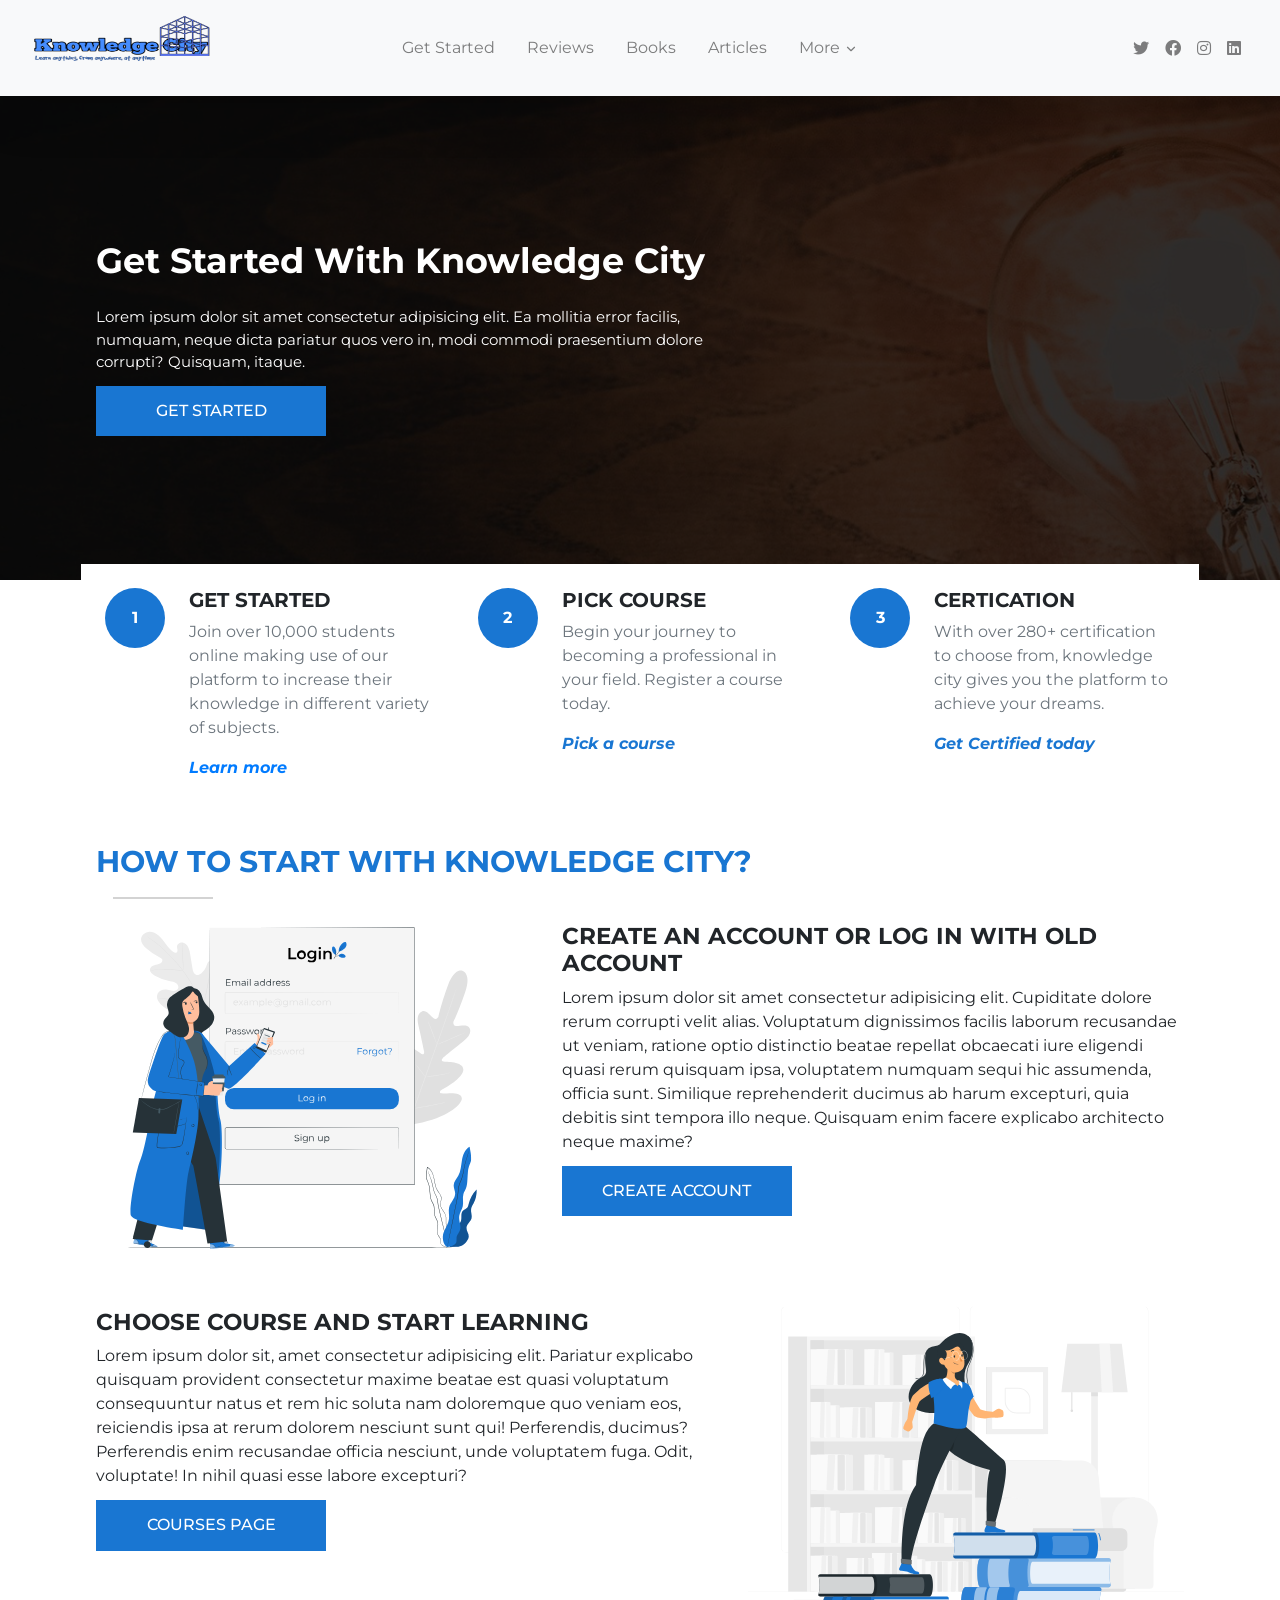
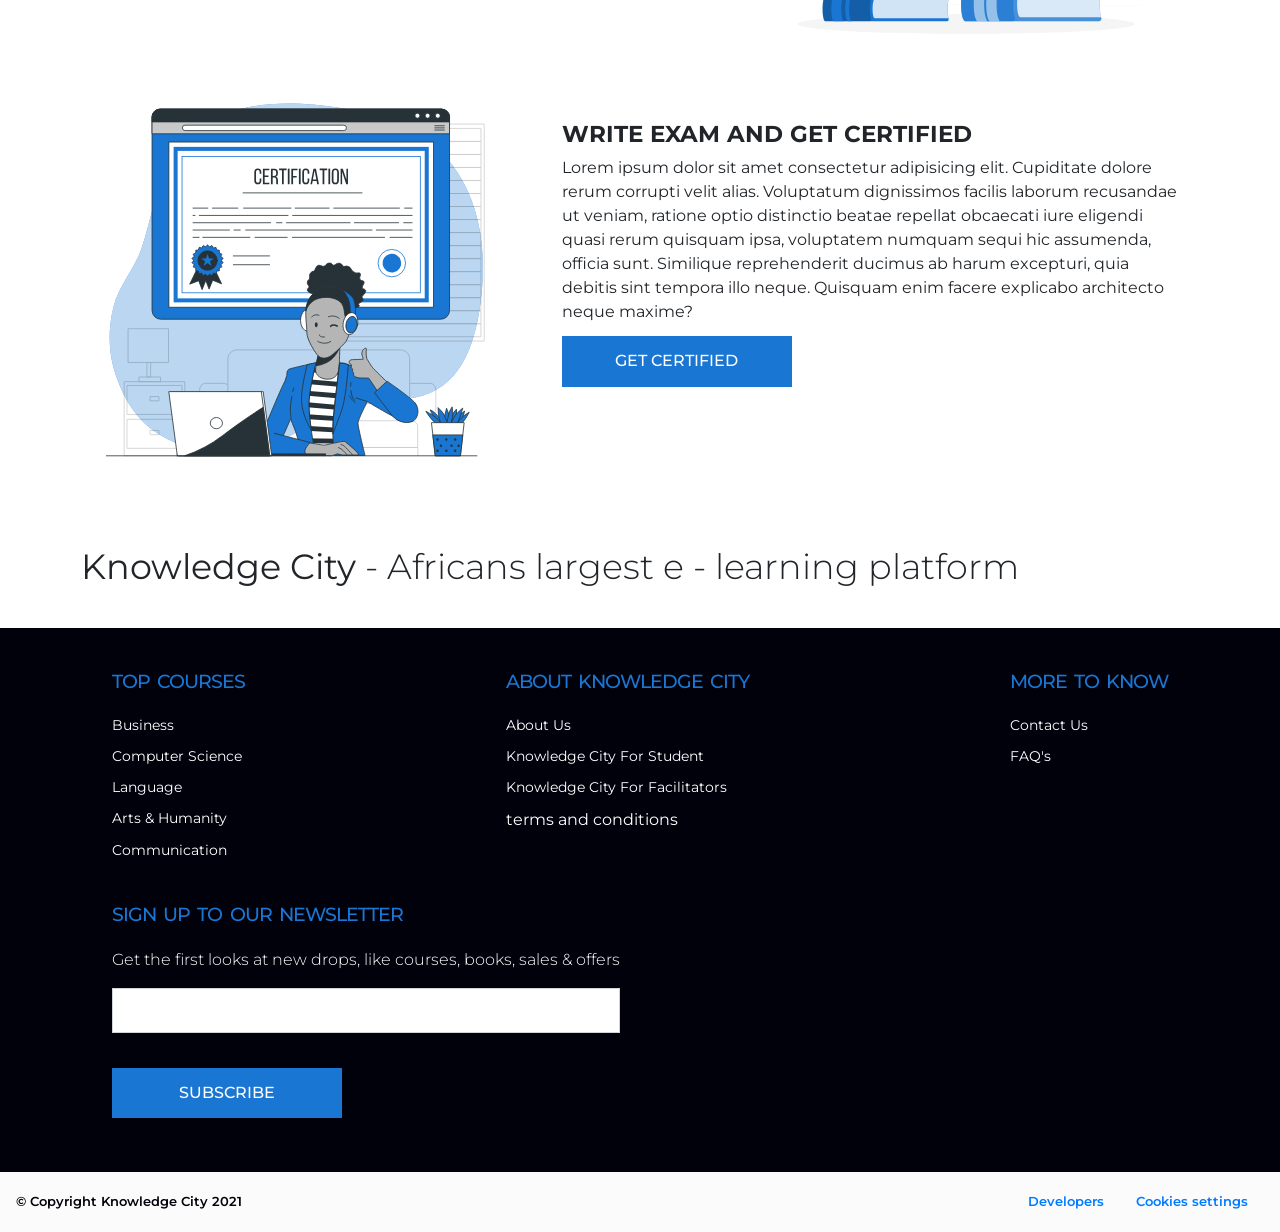
<file: get_started/get_started.html>
<html lang="en">

<head>
    <!-- meta tags -->
    <meta charset="utf-8">
    <meta name="viewport" content="width=device-width, initial-scale=1, shrink-to-fit=no">
    <meta name="description" content="">
    <meta name="theme-color" content="">
    <meta http-equiv="X-UA-Compatible" content="ie=edge">
    <!-- favicon -->

    <!-- link to css files -->
    <link rel="stylesheet" href="../knowledge_city_dist/css/bootstrap.css">
    <link rel="stylesheet" href="../knowledge_city_dist/icon/css/all.css">
    <link rel="stylesheet" href="../knowledge_city_dist/css/footer.css">
    <link rel="stylesheet" href="../style.css">
    <link rel="stylesheet" href="get_started.css">

    <link rel="canonical" href="">
    <title> knowledge City | Courses</title>
    <style>
        a:hover {
            text-decoration: none;
        }
    </style>
</head>

<body>
    <!-- nav -->
    <nav class="navbar navbar-expand-lg navbar-light shadow-lg bg-light sticky-top">
        <div class="container-fluid"> <a class="navbar-brand d-flex align-items-center logo" href="index.html">
                <img src="../knowledge_city_dist/img/Logopit_1612880733521.png" alt="Logo">
            </a> <button class="navbar-toggler navbar-toggler-right border-0" type="button" data-toggle="collapse"
                data-target="#navbar4">
                <span class="navbar-toggler-icon"></span>
            </button>

            <div class="collapse navbar-collapse" id="navbar4">


                <ul class="navbar-nav m-auto pl-lg-4">

                    <li class="nav-item px-lg-2"> <a class="nav-link" href=""><span
                                class="d-inline-block d-lg-none icon-width"><i class="fas fa-user-secret"></i></span>Get
                            Started</a> </li>
                    <li class="nav-item px-lg-2"> <a class="nav-link" href="#"><span
                                class="d-inline-block d-lg-none icon-width"><i
                                    class="fas fa-user-secret"></i></span>Reviews</a> </li>
                    <li class="nav-item px-lg-2"> <a class="nav-link" href="../books/books.html"><span
                                class="d-inline-block d-lg-none icon-width"><i class="fas fa-book"></i></span>Books</a>
                    </li>
                    <li class="nav-item px-lg-2"> <a class="nav-link" href="../article/article.html"><span
                                class="d-inline-block d-lg-none icon-width"><i
                                    class="fas fa-book"></i></span>Articles</a> </li>

                    <li class="nav-item px-lg-2 dropdown d-menu">
                        <a class="nav-link dropdown-toggle" href="#" id="dropdown01" data-toggle="dropdown"
                            aria-haspopup="true" aria-expanded="false"><span
                                class="d-inline-block d-lg-none icon-width"><i
                                    class="far fa-caret-square-down"></i></span>More
                            <svg id="arrow" xmlns="http://www.w3.org/2000/svg" width="14" height="14"
                                viewBox="0 0 24 24" fill="none" stroke="currentColor" stroke-width="2"
                                stroke-linecap="round" stroke-linejoin="round">
                                <polyline points="6 9 12 15 18 9"></polyline>
                            </svg>
                        </a>
                        <div class="dropdown-menu shadow-sm sm-menu" aria-labelledby="dropdown01">
                            <a href="#" class="dropdown-item" style="padding: 10px;">Knowledge City for Partners</a>
                            <a href="#" class="dropdown-item" style="padding: 10px;">Knowledge City for Trainers</a>
                            <a href="#" class="dropdown-item" style="padding: 10px;">Knowledge City for Students</a>
                            <a href="#" class="dropdown-item" style="padding: 10px;">Job Interviews made easy</a>
                            <a href="#" class="dropdown-item" style="padding: 10px;">F.A.Q</a>
                            <a href="#" class="dropdown-item" style="padding: 10px;">Contact</a>
                            <a href="#" class="dropdown-item" style="padding: 10px;">About Us</a>
                            <a href="#" class="dropdown-item" style="padding: 10px;">Idea Box</a>
                        </div>
                    </li>

                </ul>
                <ul class="navbar-nav ml-auto mt-3 mt-lg-0">
                    <span class="hide-on-med-and-down"><br></span>
                    <li class="nav-item"> <a class="nav-link" href="#">
                            <i class="fab fa-twitter"></i><span class="d-lg-none ml-3">Twitter</span>
                        </a> </li>
                    <li class="nav-item"> <a class="nav-link" href="#">
                            <i class="fab fa-facebook"></i><span class="d-lg-none ml-3">Facebook</span>
                        </a> </li>
                    <li class="nav-item"> <a class="nav-link" href="#">
                            <i class="fab fa-instagram"></i><span class="d-lg-none ml-3">Instagram</span>
                        </a> </li>
                    <li class="nav-item"> <a class="nav-link" href="#">
                            <i class="fab fa-linkedin"></i><span class="d-lg-none ml-3">Linkedin</span>
                        </a> </li>
                  </ul>
            </div>
        </div>
    </nav>
    <!-- banner -->
    <div class="text-center text-white get_started_banner">
        <div class="inner py-5"> 
            <div class="container py-5">

                <div class="row py-5">
                    <div class="text-left col-sm-12 col-lg-7 banner-txt-con">
                        <h1 class="mb-4" style="font-size: 35px;">Get Started With Knowledge City</h1>
                        <p class="mt-4" style="font-size: 15px;">Lorem ipsum dolor sit amet consectetur adipisicing elit. Ea mollitia error facilis, numquam, neque dicta pariatur quos vero in, modi commodi praesentium dolore corrupti? Quisquam, itaque.</p>
                        <!-- <center>
                            <div class="search-box ml-n1 mt-2">
                                <input type="text" class="search-input" placeholder="What do you want learn?">

                                <button class="search-button">
                                    <i class="fas fa-search"></i>
                                </button>
                            </div>
                        </center> -->
                        
                        <a href="#0" class="text4 mt-n1">get started</a>
                    </div>
                </div>
            </div>

        </div>
    </div>
    
    <div class="container" style="margin-top:-48px">

        <div class="row bg-white"> 

            <div class="col-lg-4 p-4">
                <div class="d-flex align-items-start">
                    <div class="mr-4">
                        <div class="p-4 rounded-circle text-white font-weight-bold d-flex align-items-center justify-content-center"
                            style="height: 60px; width: 60px; background-color: #1976D2">
                            1
                        </div>
                    </div>
                    <div class="">
                        <h5 class="mb-2" style="font-weight: bold;text-transform:uppercase">Get started</h5>
                        <p class="text-secondary">Join over 10,000 students online making use of our platform to
                            increase their knowledge in different variety of subjects.</p>
                        <a href="#0" class="text-primary font-italic font-weight-bold">Learn more</a>
                    </div>
                </div>
            </div>

            <div class="col-lg-4 p-4">
                <div class="d-flex align-items-start">
                    <div class="mr-4">
                        <div class="p-4 rounded-circle text-white font-weight-bold d-flex align-items-center justify-content-center"
                            style="height: 60px; width: 60px; background-color: #1976D2">
                            2
                        </div>
                    </div>
                    <div class="">
                        <h5 class="mb-2" style="font-weight: bold;text-transform:uppercase">Pick course</h5>
                        <p class="text-secondary">Begin your journey to becoming a professional in your field. Register
                            a course today.</p>
                        <a href="#0" class=" font-italic font-weight-bold" style="color: #1976D2;">Pick a course</a>
                    </div>
                </div>
            </div>

            <div class="col-lg-4 p-4">
                <div class="d-flex align-items-start">
                    <div class="mr-4">
                        <div class="p-4 rounded-circle text-white font-weight-bold d-flex align-items-center justify-content-center"
                            style="height: 60px; width: 60px; background-color: #1976D2">
                            3
                        </div>
                    </div>
                    <div class="">
                        <h5 class="mb-2" style="font-weight: bold;text-transform:uppercase">Certication</h5>
                        <p class="text-secondary">With over 280+ certification to choose from, knowledge city gives you
                            the platform to achieve your dreams.</p>
                        <a href="#0" class=" font-italic font-weight-bold" style="color: #1976D2;">Get Certified
                            today</a>
                    </div>
                </div>
            </div>
        </div>
    </div>
    <!-- start-->
    <div class="container">
        <span class="text-left" id="choose-us">
            <h2 class="font-weight-bold mt-n4 text-uppercase" style="color: #1976D2;">
                <span>How to start with knowledge city?
        </span>
        </h2>
        <div class="line"></div>
        </span>
        <div class="row started_con mt-4">
            <div class="col-sm-12 col-lg-5 pt-0 pb-0 pl-3 pr-5">
                <img src="get_started_photo/login-animate.svg" class="img-fluid" style="margin-top: -40px;" alt="">
            </div>
            <div class="col-sm-12 col-lg-7 mt-4 mt-lg-0">
                <h1>Create an account or log in with old account</h1>
                <p>Lorem ipsum dolor sit amet consectetur adipisicing elit. Cupiditate dolore rerum corrupti velit alias. Voluptatum dignissimos facilis laborum recusandae ut veniam, ratione optio distinctio beatae repellat obcaecati iure eligendi quasi rerum quisquam ipsa, voluptatem numquam sequi hic assumenda, officia sunt. Similique reprehenderit ducimus ab harum excepturi, quia debitis sint tempora illo neque. Quisquam enim facere explicabo architecto neque maxime?</p>
                <a href="#0" class="text4 mt-n1">Create account</a>
           </div>
        </div>
         <div class="row started_con mt-4 hide_on_998px">
            <div class="col-sm-12 col-lg-7 mt-4 mt-lg-0">
                <h1>Choose course and start learning </h1>
                    <p>Lorem ipsum dolor sit, amet consectetur adipisicing elit. Pariatur explicabo quisquam provident consectetur maxime beatae est quasi voluptatum consequuntur natus et rem hic soluta nam doloremque quo veniam eos, reiciendis ipsa at rerum dolorem nesciunt sunt qui! Perferendis, ducimus? Perferendis enim recusandae officia nesciunt, unde voluptatem fuga. Odit, voluptate! In nihil quasi esse labore excepturi?</p>
                 <a href="#0" class="text4 mt-n1">courses page</a>
           </div>
           <div class="col-sm-12 col-lg-5 mt-n5">
            <img src="get_started_photo/learning-animate.svg" class="img-fluid" alt="">
        </div>
        </div>
        <div class="row started_con mt-4 hide_on_above_998px">
            <div class="col-sm-12 col-lg-5 mt-n5">
                <img src="get_started_photo/learning-animate.svg" class="img-fluid" alt="">
            </div>
            <div class="col-sm-12 col-lg-7 mt-4 mt-lg-0">
                <h1>Choose course and start learning </h1>
                    <p>Lorem ipsum dolor sit, amet consectetur adipisicing elit. Pariatur explicabo quisquam provident consectetur maxime beatae est quasi voluptatum consequuntur natus et rem hic soluta nam doloremque quo veniam eos, reiciendis ipsa at rerum dolorem nesciunt sunt qui! Perferendis, ducimus? Perferendis enim recusandae officia nesciunt, unde voluptatem fuga. Odit, voluptate! In nihil quasi esse labore excepturi?</p>
                 <a href="#0" class="text4 mt-n1">courses page</a>
           </div>
        </div>
         <div class="row started_con mt-4">
            <div class="col-sm-12 col-lg-5 pt-0 pb-0 pl-3 pr-5">
                <img src="get_started_photo/certification-animate.svg" class="img-fluid" style="margin-top: -40px;" alt="">
            </div>
            <div class="col-sm-12 col-lg-7 mt-4 mt-lg-0">
                <h1>write exam and get Certified</h1>
                <p>Lorem ipsum dolor sit amet consectetur adipisicing elit. Cupiditate dolore rerum corrupti velit alias. Voluptatum dignissimos facilis laborum recusandae ut veniam, ratione optio distinctio beatae repellat obcaecati iure eligendi quasi rerum quisquam ipsa, voluptatem numquam sequi hic assumenda, officia sunt. Similique reprehenderit ducimus ab harum excepturi, quia debitis sint tempora illo neque. Quisquam enim facere explicabo architecto neque maxime?</p>
                <a href="#0" class="text4 mt-n1">get Certified</a>
           </div>
        </div>
    </div>
<div class="container last_txt">
    <div class="row text-center">
        <center>
              <h1 class="text-center" style="font-weight:300;font-size:35px">
            <strong style="font-weight:bolder">Knowledge City</strong> - Africans largest e - learning platform
        </h1>
        </center>
    </div>
</div>
    <footer class="footer">
        <div class="container">
            <div class="footer-group__container">
                <ul class="footer-group">
                    <li class="footer-group__header">Top Courses</li>
                    <li class="footer-group__item"><a href="" style="color:#fff;" class="footer-group__link">
                            Business</a></li>
                    <li class="footer-group__item"><a href="" style="color:#fff;" class="footer-group__link">Computer
                            science</a></li>
                    <li class="footer-group__item"><a href="" style="color:#fff;"
                            class="footer-group__link">Language</a></li>
                    <li class="footer-group__item"><a href="" style="color:#fff;" class="footer-group__link">Arts &
                            Humanity</a></li>
                    <li class="footer-group__item"><a href="" style="color:#fff;"
                            class="footer-group__link">Communication</a></li>
                </ul>
                <ul class="footer-group">
                    <li class="footer-group__header">About Knowledge City</li>
                    <li class="footer-group__item"><a href="" style="color:#fff;" class="footer-group__link">About
                            us</a></li>
                    <li class="footer-group__item"><a href="" style="color:#fff;" class="footer-group__link">Knowledge
                            city for student</a></li>
                    <li class="footer-group__item"><a href="" style="color:#fff;" class="footer-group__link">Knowledge
                            city for facilitators</a></li>
                    <li class="footer-group__iem"><a href="" style="color:#fff;" class="footer-group__link">terms and
                            conditions</a></li>
                </ul>
                <ul class="footer-group">
                    <li class="footer-group__header">more to know</li>
                    <li class="footer-group__item"><a href="" style="color:#fff;" class="footer-group__link">Contact
                            us</a></li>
                    <li class="footer-group__item"><a href="" style="color:#fff;" class="footer-group__link">FAQ's</a>
                    </li>
                    <!-- <li class="footer-group__item text-white"><a href="" class="footer-group__link">Anikela brands</a></li>
          <li class="footer-group__item text-white"><a href="" class="footer-group__link">coupons</a></li> -->
                </ul>
                <ul class="footer-group">
                    <li class="footer-group__header">sign up to our newsletter</li>
                    <p class="footer-group__lead text-white lead" style="font-size:16px">Get the first looks at new
                        drops, like courses, books, sales & offers</p>
                    <label for="subscribe" class="visually-hidden">Enter your email address</label>
                    <input id="subscribe" type="text" class="footer-group__input">
                    <button type="submit" class="text4">subscribe</button>
                </ul>
            </div>

            <!--   going to put icons and stuff here maybe....   -->
            <!--    <div class="footer-icons">
              for maybe facebook and other social media icons
      </div> -->
        </div>

        <div class="footer-footnote">
            <div class="footnote__copyright">&copy; Copyright Knowledge City 2021</div>
            <div class="footnote__items">
                <span class="footnote__item"><a href="#0">Developers</a></span>
                <span class="footnote__item"><a href="#0">Cookies settings</a></span>
            </div>
        </div>

    </footer>
    <script src="../knowledge_city_dist/js/jquery.min.js"></script>
    <script src="../knowledge_city_dist/js/bootstrap.js"></script>
    <script src="../knowledge_city_dist/js/bootstrap.bundle.js"></script>
    <script src="../knowledge_city_dist/js/slick.min.js"></script>
    <!-- <script src="knowledge_city_dist/js/script.js"></script> -->
    <script>
        $(document).ready(function () {
            if ($(window).width() > 991) {
                $('.navbar-light .d-menu').hover(function () {
                    $(this).find('.sm-menu').first().stop(true, true).slideDown(150);
                }, function () {
                    $(this).find('.sm-menu').first().stop(true, true).delay(120).slideUp(100);
                });
            }
        });
    </script>
</body>

</html>
</file>
<file: knowledge_city_dist/css/footer.css>
:root {
  --primary: #f39fae;
  --dark: #01010c;
  --dark-blue: #1c2140;
  --white: #fff;
}

/* * {
  padding: 0;
  margin: 0;
  box-sizing: border-box;
  -webkit-font-smoothing: antialiased;
}
body,
input,
button {
  font-family: "Poppins";
}
body {
  font-size: 14px;
  line-height: 1.6;
}

a:hover {
  color: var(--dark-blue);
} */
/* a {
  text-decoration: none;
  color: var(--white);
  transition: color 0.5s ease;
} */
ul {
  list-style-type: none;
}
.spacing {
  height: 400px;
}
.design {
  width: 100%;
  height: 100px;
  display: flex;
  justify-content: space-between;
  align-items: center;
  background: var(--dark);
  color: #fff;
  padding: 0 4rem;
  margin-top: 0;
}

.btn {
  width: 200px;
  height: 50px;
  border: 1px solid #fff;
  line-height: 50px;
  text-align: center;
  font-size: 0.8rem;
}

.footer {
  width: 100%;
  height: auto;
  /* this is how change the color   */
  background-color: var(--dark);
  margin-top: 0;
}

.container {
  max-width: 85%;
  margin: 0 auto;
  padding: 2rem 0;
}
.footer-group__container {
  display: flex;
  flex-wrap: wrap;
  justify-content: space-between;
}
.footer-group {
  align-self: stretch;
  padding: 0.4rem 1rem;
  /* flex: 1 0 280px; */
}

.footer-group__header {
  text-transform: uppercase;
  font-size: 1.2rem;
  letter-spacing: -1px;
  word-spacing: 0.2rem;
  font-weight: 500;
  margin-bottom: 1.2rem;
  color: #1976D2;
}
.footer-group__item {
  font-size: 0.9rem;
  font-weight: 400;
  margin-bottom: 0.6rem;
  text-transform: capitalize;
}

.footer-group__item:hover {
  color: var(--white);
  text-decoration: none;
  margin-right: -30px;
}

.footer-group__lead {
  /*  font-weight:600; */
  width: 100%;
}
.visually-hidden {
  display: none; /* TODO proper implementation */
}
.footer-group__input {
  font-family: "Poppins";
  width: 100%;
  display: block;
  /*   height: 0.8rem; */
  border: 1px solid #ced4da;
  margin: 1rem 0;
  padding: 0.6rem 0.4rem;
  font-size: 1rem;
}

.footer-group__submit {
  outline: none;
  display: block;
  padding: 0.8rem 4rem;
  font-weight: 500;
  border: none;
  text-transform: lowercase;
  background: var(--dark);
  color: #fff;
  border-radius: 0.2em;
  cursor: pointer;
}

.footer-icons {
  margin: 2rem 0;
}

.footer-footnote,
.footnote__items {
  display: flex;
  font-size: 0.8rem;
}
.footnote__copyright,
.footnote__items {
  margin: 1rem 0;
}
.footer-footnote {
  flex-wrap: wrap;
  font-weight: 600;
  padding: 0.25rem 1rem;
  color: var(--dark);
  background: #fbfbfb;
}
.footnote__copyright {
  flex: 2 0 50%;
}
@media (max-width: 998px) {
  .footnote__copyright {
    flex: 1 0 50%;
  }
}
.footnote__items {
  flex: 1 0 50%;
  justify-content: flex-end;
}

.footnote__item {
  margin: 0 1rem;
}

@media (max-width: 580px) {
  .footer-footnote {
    flex-direction: column-reverse;
  }
  .footnote__items {
  }
}
</file>
<file: style.css>
@import url('https://fonts.googleapis.com/css2?family=Montserrat:wght@500&family=Source+Sans+Pro&display=swap');

body {
  font-family: 'Montserrat', sans-serif;
}

:root {
  --primary: #f39fae;
  --dark: #01010c;
  --dark-blue: #1c2140;
}
/* loader */

.head-txt a {
  font-weight: bold;
  font-size: 15px;
  color: #fff
}

.head-txt a:hover {
  text-decoration: none;
  color: #222;
}

.dropdown-toggle::after {
  display: none;
}

.text-decoration-none {
  text-decoration: none !important;
}

/* Font Awesome Icons have variable width. Added fixed width to fix that.*/
.icon-width {
  width: 2rem;
}

.logo img {
  width: 190px;
  height: 70px;
}

.banner {
  background-image: url(knowledge_city_dist/img/banner.jpg);
  background-repeat: no-repeat;
  background-position: center;
  background-attachment: fixed;
  background-size: cover;
}

.inner {
  background: rgba(0, 0, 0, 0.8);
}

.inner-1 {
  background: rgba(0, 0, 0, 0.8);
  height: 100%;
  width: 100%;
  padding: 45px 0;
}

.banner-txt-con h1 {
  font-size: 50px;
  font-weight: bold;
}

.my-btn {
  padding: 1rem 1.5rem;
  font-size: 1rem;
  line-height: 1.5;
  background-color: #1976D2;
  border-color: #1976D2;
  color: #fff;
  text-transform: uppercase;
  border-radius: 1.7rem;
  transition: 0.2s;
  -webkit-box-shadow: 0 2px 2px 0 rgba(0, 0, 0, 0.14), 0 3px 1px -2px rgba(0, 0, 0, 0.12), 0 1px 5px 0 rgba(0, 0, 0, 0.2);
  box-shadow: 0 2px 2px 0 rgba(0, 0, 0, 0.14), 0 3px 1px -2px rgba(0, 0, 0, 0.12), 0 1px 5px 0 rgba(0, 0, 0, 0.2);
}

.my-btn:hover {
  color: #fff;
  background-color: #1E88E5;
  border-color: #1E88E5;
}

.line {
  background: lightgrey;
  width: 100px;
  height: 2px;
  margin: 17px;
}

.about_section .heading_container h2 {
  text-transform: uppercase;
  font-weight: 300;
}

.about_section .row {
  -webkit-box-align: center;
  -ms-flex-align: center;
  align-items: center;
}

.about_section .detail-box p {
  margin-top: 15px;
  font-weight: 300;
}

.about_section .img-box {
  position: relative;
}

.about_section .img-box .stripe_design {
  position: absolute;
  width: 25px;
  height: 95%;
  background-color: #1976D2;
  -webkit-transform: skewX(-25deg);
  transform: skewX(-25deg);
}

.about_section .img-box .stripe_design.sd1 {
  right: 18%;
  top: 30%;
  z-index: 2;
}

.about_section .img-box .stripe_design.sd2 {
  right: 16%;
  top: 0;
  z-index: 2;
}

.about_section .img-box .stripe_design.sd3 {
  right: 33%;
  bottom: -25%;
}

.about_section .img-box .stripe_design.sd4 {
  right: 23%;
  top: -25%;
}

.about_section .img-box .stripe_design.sd5 {
  right: 35%;
  top: -12%;
}

.about_section .img-box .stripe_design.sd6 {
  right: 52%;
  bottom: -12%;
}

.about_section .img-box img {
  width: 100%;
  position: relative;
  z-index: 1;
  -webkit-box-shadow: 0 0 8px 0 rgba(0, 0, 0, 0.25);
  box-shadow: 0 0 8px 0 rgba(0, 0, 0, 0.25);
}

.o-video {
  width: 100%;
  height: 0;
  position: relative;
  padding-top: 56.25%; /* 9 / 16 * 100 */
}
.o-video > iframe {
  width: 100%;
  height: 100%;
  position: absolute;
  top: 0;
  left: 0;
  border: 0;
}


#choose-us h2 {
  font-size: 30px;
}

.why-txt p {
  font-weight: 300;
  font-size: normal;
}

.search-box {
  width: 400px;
  position: relative;
  display: flex;
}

@media only screen and (max-width: 1200px) {
  .search-box {
    width: 300px;
  }
}

@media only screen and (max-width: 1150px) {
  .search-box {
    width: 200px;
  }
}

@media only screen and (max-width: 992px) {
  .search-box {
    width: 100%;
  }
}


.search-input {
  width: 100%;
  height: 45px;
  padding: 10px;
  border: 2px solid lightgrey;
  border-radius: 3px 0 0 3px;
  border-right: none;
  outline: none;
  font-size: 16px;
  color: rgb(104, 104, 104);
  background: none;
}

.search-button {
  text-align: center;
  height: 45px;
  width: 40px;
  outline: none;
  cursor: pointer;
  border: 2px solid #1976D2;
  background: #1976D2;
  color: white;
  border-radius: 0;
  border-left: none;
  font-size: 19px;
  font-weight: 300;
  border-left: 2px solid lightgrey;


}

.menu-area {
  position: static;
  /* overflow: scroll; */
}

.mega-area {
  position: absolute;
  width: 100%;
  height: 500px;
  max-width: 90%;
  left: 0;
  right: 0;
  padding: 15px;
  margin: auto;
}

.dropdown-item {
  padding: 5px 0;
}

.m-menu h5 {
  text-transform: capitalize;
  font-style: italic;
  font-weight: bolder;
  margin-left: 10px;
}

.m-menu a {
  margin-left: 20px;
  font-weight: 300;
  text-decoration: underline;
  text-transform: capitalize;
}

a {
  transition: all .5s ease-in-out
}

.about_section .heading_container h2 {
  text-transform: uppercase;
  font-weight: 300;
}

.about_section .row {
  -webkit-box-align: center;
  -ms-flex-align: center;
  align-items: center;
}

.about_section .detail-box p {
  margin-top: 15px;
  font-weight: 300;
}

.about_section .img-box {
  position: relative;
}

.about_section .img-box .stripe_design {
  position: absolute;
  width: 25px;
  height: 95%;
  background-color: #1976D2;
  -webkit-transform: skewX(-25deg);
  transform: skewX(-25deg);
}

.about_section .img-box .stripe_design.sd1 {
  right: 18%;
  top: 30%;
  z-index: 2;
}

.about_section .img-box .stripe_design.sd2 {
  right: 16%;
  top: 0;
  z-index: 2;
}

.about_section .img-box .stripe_design.sd3 {
  right: 33%;
  bottom: -25%;
}

.about_section .img-box .stripe_design.sd4 {
  right: 23%;
  top: -25%;
}

.about_section .img-box .stripe_design.sd5 {
  right: 35%;
  top: -12%;
}

.about_section .img-box .stripe_design.sd6 {
  right: 52%;
  bottom: -12%;
}

.about_section .img-box img {
  width: 100%;
  position: relative;
  z-index: 1;
  -webkit-box-shadow: 0 0 8px 0 rgba(0, 0, 0, 0.25);
  box-shadow: 0 0 8px 0 rgba(0, 0, 0, 0.25);
}

.text4 {
  text-align: center;
  color: #FFF;
  width: 230px;
  margin-top: 35px;
  text-transform: uppercase;
  font-weight: 500;
  border: 2px solid #1976D2;
  border-radius: 0;
  padding: 0.7rem 1.5rem;
  font-size: 1rem;
  display: block;
  background-color: #1976D2;
  cursor: pointer;
  position: relative;
  z-index: 20;
  transition: all .5s ease-in-out;
  overflow: hidden;
}

.text4:before {
  content: "";
  transition: all .5s ease-in-out;
  display: inline-block;
  border: 2.5px solid #1976D2;
  padding: 5px;
  position: absolute;
  margin-left: 137px;
  margin-top: 26px
}

.text4:hover:before {
  transform: scale(50, 50) rotate(90deg);
  border: 2px solid #1976D2
}

.text4:hover {
  background-color: white;
  color: #1976D2;
  text-decoration: none;
}

.layout_padding {
  padding-top: 50px;
  padding-bottom: 100px;
}

/* @media only screen and (max-width: 880px) {
    #search {
        width: 200px;
    }
} */


@media only screen and (min-width: 1330px) {
  .hide-on-med-and-down {
    display: none !important;
  }
}


.we_do {
  background: #fff;
  padding: 30px 0 50px 0;
}

.we_do .titlepage::before {
  border: #2e2f34 solid 5px;
}

.we1_do {
  position: inherit;
  padding: 0;
}

/* #bo_ho:hover {
  border: #292a2c solid 1px;
  transition: ease-in all 0.5s;
} */

.c-box {
  transition: ease-in all 0.5s;
  background: #1976D2;
  padding: 40px;
  margin-bottom: 26px;
  text-align: left;
  border-radius: 15px;
}

.c-box h3 {
  color: #fff;
  font-size: 36px;
  font-weight: 300;
  line-height: 25px;
  text-transform: uppercase;
  padding-top: 25px;
  text-align: left;
}

.c-box img {
  width: 95px;
  height: 90px;
}

.c-box p {
  color: #fff;
  padding-top: 25px;
  display: block;
  padding-bottom: 40px;
  text-align: left;
}

.c-box .read_more {
  max-width: 200px;
  height: 41px;
  line-height: 41px;
  margin: 0 auto;
  display: block;
  margin-left: 0;
  border: 2px solid #fff;
  text-transform: uppercase;
  font-weight: 300;
  border-radius: 5px;
  background: none;
  color: #fff;
  text-align: center;
  transition: 0.3s ease-in;
}

.c-box .read_more:hover {
  text-decoration: none;
  border: 2px solid #1976D2;
  background: #1976D2;
  color: #fff;
  -webkit-box-shadow: 0 2px 2px 0 rgba(0, 0, 0, 0.14), 0 3px 1px -2px rgba(0, 0, 0, 0.12), 0 1px 5px 0 rgba(0, 0, 0, 0.2);
  box-shadow: 0 2px 2px 0 rgba(0, 0, 0, 0.14), 0 3px 1px -2px rgba(0, 0, 0, 0.12), 0 1px 5px 0 rgba(0, 0, 0, 0.2);
}

#we1 .carousel-indicators {
  display: none;
}

#we1 a.carousel-control-next,
#we1 a.carousel-control-prev {
  background: #ffffff;
  width: 67px;
  height: 59px;
  top: 45%;
  opacity: 1;
  font-size: 33px;
  color: #000000;
  box-shadow: 3px 0 36px rgba(30, 30, 30, 0.2);
}

#we1 a.carousel-control-prev {
  left: -2%;
}

#we1 a.carousel-control-next {
  right: -2%;
}

#we1 a.carousel-control-next:focus,
#we1 a.carousel-control-next:hover,
#we1 a.carousel-control-prev:focus,
#we1 a.carousel-control-prev:hover {
  background: #1976D2;
  color: #fff;
  opacity: 1;
}

/* learn from */
.learn-wrapper {
  background-image: url(knowledge_city_dist/img/learn.png);
  background-repeat: no-repeat;
  background-position: center;
  background-size: cover;
  margin-top: 0;
}

.learn-wrapper h1 {
  font-size: 35px;
  font-weight: 300;
  color: #fff;
  text-transform: uppercase;
  text-align: center;
}

/* .learn-section .heading_container {
  -webkit-box-align: center;
  -ms-flex-align: center;
  align-items: center;
  text-align: center;
  color: #ffffff;
} */

.learn-section .box {
  padding: 5px;
  margin: 5px;
  background-color: #1976D2;
}

.learn-section .box .client_id {
  display: -webkit-box;
  display: -ms-flexbox;
  display: flex;
  -webkit-box-align: center;
  -ms-flex-align: center;
  align-items: center;
}

/* .learn-section .box .client_id .img-box {
  width: 100px;
  min-width: 100px;
  border-radius: 100%;
  margin-right: 15px;
  overflow: hidden;
} */

.learn-section .box .client_id .client_detail {
  padding-right: 25px;
}

.learn-section .box .client_id .client_detail h5 {
  font-weight: 300;
  text-align: left;
  font-size: 26px;
  color: #fff;
  text-transform: uppercase;
}

.learn-section .box .learn-text {
  padding: 20px 15px;
  color: #fff;
}

.learn-section .owl-carousel {
  margin-top: 45px;
  padding: 0 45px;
}

.learn-section .owl-carousel .owl-nav {
  display: -webkit-box;
  display: -ms-flexbox;
  display: flex;
  -webkit-box-pack: center;
  -ms-flex-pack: center;
  justify-content: center;
  margin-top: 20px;
}

.learn-section .owl-carousel .owl-nav button {
  position: absolute;
  top: 50%;
  width: 50px;
  height: 50px;
  background-color: #fff;
  outline: none;
  color: #000;
  -webkit-transform: translateY(-50%);
  transform: translateY(-50%);
}

.learn-section .owl-carousel .owl-nav button:hover {
  background-color: #fff;
}

.learn-section .owl-carousel .owl-nav button.owl-prev {
  left: 0;
}

.learn-section .owl-carousel .owl-nav button.owl-next {
  right: 0;
}

/* slider books */

@media screen and (max-width: 500px) {
  .learn-section .owl-carousel .owl-nav {
    display: none;
  }
}

.card-slider {
  max-width: 960px;
  margin: 0 auto;
  height: 380px;
  /** Main link */
  /** Product title */
  /** Product image */
  /** Product description */
  /** Floating "sale" badge */
  /** Price */
  /** Rating */
  /** "30 reviews" link next to stars */
  /** Hover state = add box shadow, underline the title */
}

@media screen and (max-width: 1024px) {
  .card-slider {
    width: 90%;
  }
}

@media screen and (max-width: 420px) {
  .card-slider {
    width: 80%;
  }
}

/* @media screen and (max-width: 1024px) {
  .card-slider {
    width: 80%;
  }
}

@media screen and (max-width: 1024px) {
  .card-slider {
    width: 80%;
  }
}

@media screen and (max-width: 1024px) {
  .card-slider {
    width: 80%;
  }
} */

.card-slider .slick-prev-icon,
.card-slider .slick-next-icon {
  color: black;
}


.card-slider .slick-slide {
  padding: 0 10px;
}

.card-slider .card {
  position: relative;
  display: flex !important;
  flex-direction: column;
  height: auto;
  border-radius: 3px;
  border: 1px solid rgba(0, 0, 0, 0.2);
  background-color: white;
  text-decoration: none;
  color: rgba(0, 0, 0, 0.9);
  transition: all 0.1s linear;
}

@media screen and (max-width: 600px) {
  .card-slider .card {
    height: auto;
  }
}

.card-slider .card .main-link {
  text-decoration: none;
  display: flex;
  flex-direction: column;
}

.card-slider .card .main-link:focus {
  outline: none;
}

.card-slider .card .main-link:focus .title {
  outline: 3px dashed orange;
  outline-offset: -4px;
  color: royalblue;
  text-decoration: underline;
}

.card-slider .card .title {
  color: #000;
  margin: 0;
  padding: 10px 10px 5px 10px;
  font-size: 16px;
  font-weight: bold;
  text-transform: capitalize;
}

.card-slider .card .title:hover {
  text-decoration: underline;
}

.card-slider .card .image {
  /** Visually place the image above all other content (like the heading) in the parent flex container (.card). */
  order: -1;
  position: relative;
  height: 150px;
  padding: 2px;
  overflow: hidden;
  display: flex;
  justify-content: center;
  align-items: center;
}

.card-slider .card .image img {
  width: 100%;
  height: 100%;
  -o-object-fit: cover;
  object-fit: cover;
  filter: grayscale(0.5);
  transition: all 0.3s ease-in-out;
}

.card-slider .card .image:hover img {
  width: 110%;
  height: 110%;
}

.card-slider .card .description {
  margin: 7px 10px 15px 10px;
  font-size: 14px;
  opacity: 0.8;
}

.card-slider .card .badge {
  position: absolute;
  top: 2px;
  right: 2px;
  z-index: 1;
  padding: 5px 10px;
  font-size: 12px;
  font-weight: bold;
  text-transform: uppercase;
  color: white;
  background-color: #c80000;
}

.card-slider .card .price {
  padding-left: 10px;
}

.card-slider .card .price .new-price {
  font-weight: 300;
}

.card-slider .card .price .original-price {
  margin-left: 5px;
  font-size: 14px;
  font-style: italic;
  opacity: 0.5;
  text-decoration: line-through;
}

.card-slider .card .rating {
  margin: 10px 0 15px 10px;
  color: orange;
  font-size: 12px;
}

.card-slider .card .rating .reviews-link {
  color: rgba(0, 0, 0, 0.6);
  margin-left: 5px;
}

.card-slider .card .rating .reviews-link:hover {
  color: black;
}

.card-slider .card .rating .reviews-link:focus {
  color: royalblue;
  outline: 3px dotted royalblue;
  outline-offset: 2px;
}

.card-slider .card:hover {
  border-color: rgba(0, 0, 0, 0.4);
  box-shadow: 0 0 10px 0 rgba(0, 0, 0, 0.15);
}

.card-slider .card:hover .image img,
.card-slider .card:focus .image img {
  filter: grayscale(0);
}

.card-slider .card a:focus {
  outline: none;
}

/* @media screen and (max-width: 420px) {
  .card-slider {
    margin-bottom: -310px;
  }

} */

/* more information style */
.more-banner {
  background-image: url(knowledge_city_dist/img/more-banner.jpg);
  background-repeat: no-repeat;
  background-size: cover;
  background-position: center;
  height: 470px;
  margin-bottom: 35px;
}

.about-sec p {
  font-size: normal;
  font-weigth: 300;
  color: gray;
}

@media screen and (max-width: 768px) {
  .more-banner {
    height: 700px;
  }

  @media screen and (max-width: 500px) {
    .more-banner {
      height: 790px;
    }
  }


  #progress .progress-so-far {
    padding: 32px;
    margin-bottom: 25px;
    transition: 0.3s;
  }

  .count-con span {
    font-size: 45px;
    overflow: hidden;
    text-align: center;
    text-decoration: none;
    font-weight: bold;
  }

  #progress .progress-so-far .progress-so-far-left {
    padding-right: 25px;
  }

  .progress-so-far-heading {
    font-size: 20px;
    font-weight: 300;
    text-transform: uppercase;
    margin-top: 18px;
  }

  .progress-so-far-left {
    display: table-cell;
    vertical-align: top;
  }

  .progress-so-far-body {
    display: table-cell;
    /*  vertical-align: top;*/
  }

}

@media screen and (min-width: 992px) {
  .hide-on-large-and-down {
    display: none;
  }
}
</file>
<file: about_us/about_us.css>
.about_banner {
  background-image: url(about_us_photo/banner_about.jpg);
  background-repeat: no-repeat;
  background-position: center;
  background-attachment: fixed;
  background-size: cover;
}

.card-body {
  transition: 0.5s;
  cursor: pointer;
}

.card-body:hover {
  box-shadow: 0px 0px 30px #00000010;
  border: 0;
}

.team {
  padding-bottom: 90px;
  background: #fff;
}

.team .titlepage::before {
  right: inherit;
  border: #2e2f34 solid 5px;
  left: 15px;
}

.team_main {
  margin-bottom: 30px;
  transition: ease-in all 0.3s;
}

.team_main figure {
  margin: 0;
  position: relative;
  overflow: hidden;
}

.team_main figure img {
  height: 350px;
  width: 100%;
  border-radius: 15px;
}

#ho_nf:hover {
  box-shadow: 3px 0 20px rgba(30, 30, 30, 0.31);
  transition: ease-in all 0.3s;
}

#ho_nf:hover .team_text {
  height: auto;
  transition: ease-in all 0.3s;
  padding: 5px 20px;
  border-top-right-radius: 10px;
}

#ho_nf:hover .li_icon {
  margin-top: -65px;
  transition: ease-in all 0.5s;
  text-decoration: none;
}

.team_text {
  cursor: pointer;
  position: absolute;
  transition: ease-in all 0.3s;
  bottom: 0;
  height: 0;
  background: #fff;
  overflow: initial;
}

.li_icon {
  display: flex;
  transition: ease-in all 0.5s;
  z-index: 99999999999999999999999;
  position: absolute;
}

.li_icon a {
  background: #fff;
  width: 60px;
  height: 60px;
  border-radius: 50px;
  display: flex;
  align-items: center;
  justify-content: center;
  color: #3a404e;
  box-shadow: 3px 0 9px rgba(30, 30, 30, 0.09);
}

.li_icon a:hover {
  background: #0f1012;
  color: #fff;
}

.team_text h3 {
  color: #0c0c0d;
  font-size: 24px;
  line-height: 30px;
  font-weight: bold;
  padding-bottom: 15px;
}

.team_text p {
  color: #031330;
  font-size: 17px;
  line-height: 30px;
  padding-bottom: 15px;
}

.team .read_more {
  margin: 0 auto;
  display: block;
  background: #252525;
  margin-top: 30px;
}

.team .read_more:hover {
  background: #464646c7;
}
</file>
<file: article/css/article.css>
:root {
  /*      Theme colors        */
  --text-gray: #3f4954;
  --text-light: #686666da;
  --bg-color: #0f0f0f;
  --white: #ffffff;
  --midnight: #104f55;

  }

a {
  text-decoration: none;
}

.flex-row {
  display: flex;
  flex-direction: row;
  flex-wrap: wrap;
}

button.btn {
  border: none;
  border-radius: 2rem;
  padding: 1rem 3rem;
  font-size: 1rem;
  cursor: pointer;
}
/* ----------------- Main Content----------- */
.article_banner {
  background-image: url(../assets/article_banner.jfif);
  background-repeat: no-repeat;
  background-position: center;
  background-attachment: fixed;
  background-size: cover;
}
/* --------------- Site title ---------------- */
main .site-title {
  background: url("../assets/Background-image.png");
  background-size: cover;
  height: 110vh;
  display: flex;
  justify-content: center;
}

main .site-title .site-background {
  padding-top: 10rem;
  text-align: center;
  color: var(--white);
}

main .site-title h1,
h3 {
  margin: 0.3rem;
}

main .site-title .btn {
  margin: 1.8rem;
  background: var(--sky);
}

main .site-title .btn:hover {
  background: transparent;
  border: 1px solid var(--white);
  color: var(--white);
}

/* --------x------ Site title --------x------- */

/* --------------- article Carousel ------------ */

main .article {
  /*  background: url('../assets/Abract01.png');
    background-repeat: no-repeat;
    background-position: right;*/
  height: 100vh;
  width: 100%;
  background-size: 65%;
}

main .article .article-post {
  padding-top: 6rem;
}

main .article-post .article-content {
  display: flex;
  flex-direction: column;
  text-align: center;
  width: 80%;
  margin: 3rem 2rem;
  box-shadow: 0 15px 20px rgba(0, 0, 0, 0.2);
}

main .article-content .article-title {
  padding: 2rem 0;
}

main .article-content .btn-article {
  padding: 0.7rem 2rem;
  background: var(--sky);
  margin: 0.5rem;
}

main .article-content span {
  display: block;
}

section .container .owl-nav {
  position: absolute;
  top: 0%;
  margin: 0 auto;
  width: 100%;
}

/* -------x------- article Carousel -----x------ */

/* ---------------- Site Content ----------------*/

main .site-content {
  display: grid;
  grid-template-columns: 70% 30%;
}

main .post-content {
  width: 100%;
}

main .site-content .post-content > .post-image,
.post-title {
  padding: 1rem 2rem;
  position: relative;
}

main .site-content .post-content > .post-image .post-info {
  background: #1976D2;
  padding: 1rem;
  position: absolute;
  bottom: 0%;
  left: 20vw;
  border-radius: 3rem;
}
main .site-content .post-content > .post-image .post-info span{
color: #fff;
}
main .site-content .post-content > .post-image > div {
  overflow: hidden;
}

main .site-content .post-content > .post-image .img {
  width: 100%;
  transition: all 1s ease;
}

main .site-content .post-content > .post-image .img:hover {
  transform: scale(1.3);
}

main .site-content .post-content > .post-image .post-info span {
  margin: 0 0.5rem;
}

main .post-content .post-title a {
  font-size: 1.5rem;
}

.site-content .post-content .post-title .post-btn {
  border-radius: 0;
  padding: 0.7rem 1.5rem;
  background: var(--sky);
}

.site-content .pagination {
  justify-content: center;
  color: var(--text-gray);
  margin: 4rem 0;
}

.site-content .pagination a {
  padding: 0.6rem 0.9rem;
  border-radius: 2rem;
  margin: 0 0.3rem;
}

.site-content .pagination .pages {
  background: var(--text-gray);
  color: var(--white);
}

/* -------x-------- Site Content --------x-------*/

/* --------------- Sidebar ----------------------- */
.site-content > .sidebar .category-list .list-items {
  background: #1976D2;
  color: #fff;
  padding: 0.4rem 1rem;
  margin: 0.8rem 0;
  border-radius: 3rem;
  width: 70%;
  display: flex;
  justify-content: space-between;
}

.site-content > .sidebar .category-list .list-items a {
  color: #fff;
}

.site-content .sidebar .popular-post .post-content {
  padding: 1rem 0;
}

.site-content .sidebar .popular-post h2 {
  padding-top: 8rem;
}

.site-content .sidebar .popular-post .post-info {
  padding: 0.4rem 0.1rem !important;
  bottom: 0rem !important;
  left: 1.5rem !important;
  border-radius: 0rem !important;
  background: #1976D2 !important;
}

.site-content .sidebar .popular-post .post-title a {
  font-size: 1rem;
}

.site-content .sidebar .newsletter {
  padding-top: 10rem;
}

.site-content .sidebar .newsletter .form-element {
  padding: 0.5rem 2rem;
}

.site-content .sidebar .newsletter .input-element {
  width: 80%;
  height: 1.9rem;
  padding: 0.3rem 0.5rem;
  font-size: 1rem;
}

.site-content .sidebar .newsletter .form-btn {
  border-radius: 0;
  padding: 0.8rem 32%;
  margin: 1rem 0;
  background: var(--sky);
}

.site-content .sidebar .popular-tags {
  padding: 5rem 0;
}

.site-content .sidebar .popular-tags .tags .tag {
  background: #1976D2;
  padding: 0.4rem 1rem;
  border-radius: 3rem;
  margin: 0.4rem 0.6rem;
  color: #fff;
}

/* -------x------- Sidebar -----------x----------- */

/* ---------x------- Main Content -----x----- */

/*              Viewport less then or equal to 1130px            */

@media only screen and (max-width: 1130px) {
  .site-content .post-content > .post-image .post-info {
    left: 2rem !important;
    bottom: 1.2rem !important;
    border-radius: 0% !important;
  }

  .site-content .sidebar .popular-post .post-info {
    display: none !important;
  }

 }

/*      x       Viewport less then or equal to 1130px    x     */

/*              Viewport less then or equal to 750px            */

@media only screen and (max-width: 750px) {
  .nav .nav-menu,
  .nav .nav-items {
    flex-direction: column;
  }

  .nav .toggle-collapse {
    display: initial;
  }

  main .site-content {
    grid-template-columns: 100%;
  }


}

/*        x      Viewport less then or equal to 750px       x     */

/*              Viewport less then or equal to 520px            */

@media only screen and (max-width: 520px) {
  main .article {
    height: 125vh;
  }

  .site-content .post-content > .post-image .post-info {
    display: none;
  }
}

/*        x      Viewport less then or equal to 520px       x     */
</file>
<file: books/books.css>
.books_banner {
  background-image: url(images/get_started_banner.jpg);
  background-repeat: no-repeat;
  background-position: center;
  background-attachment: fixed;
  background-size: cover;
}
:root{
    --dark: #01010c;
    --exDark: #222;
}
img{
    width: 100%;
    display: block;
}

/* design */
.title{
    text-align: center;
    padding: 1rem 0;
}
.title h2{
    font-family: var(--Playfair);
    font-size: 2.4rem;
}
.title p{
    text-transform: uppercase;
    padding: 0.6rem 0;
}
.design-content{
    margin: 2rem 0;
}
.design-item{
    cursor: pointer;
    margin: 1.5rem 0;
}
.design-img{
    position: relative;
    overflow: hidden;
}
.design-img::after{
    position: absolute;
    content: "";
    top: 0;
    left: 0;
    width: 100%;
    height: 100%;
    background: rgba(0, 0, 0, 0.3);
}
.design-img img{
    transition:  all 0.5s ease;
}
.design-item:hover img{
    transform: scale(1.2);
}
.design-img span:first-of-type{
    position: absolute;
    z-index: 1;
    top: 10px;
    left: 10px;
    background: var(--exDark);
    color: #fff;
    padding: 0.25rem 1rem;
}
.design-img span:last-of-type{
    position: absolute;
    z-index: 1;
    bottom: 10px;
    right: 10px;
    color: #fff;
    font-weight: 700;
    font-size: 1.1rem;
}
.design-title{
    padding: 1rem;
    font-size: 1.2rem;
    text-align: center;
    width: 70%;
    margin: 0 auto;
}
.design-title a{
    color: var(--dark);
    text-decoration: none;
    text-transform: capitalize;
    font-family: var(--Playfair);
}

/* blog */
.blog{
    background: #f9f9f9;
}
.blog-content{
    margin: 2rem 0;
}
.blog-img{
    position: relative;
}
.blog-img span{
    position: absolute;
    bottom: 10px;
    right: 10px;
    background: var(--exDark);
    color: #fff;
    font-size: 1.4rem;
    padding: 0.3rem 0.6rem;
}
.blog-text{
    margin: 2.2rem 0;
    padding: 0 1rem;
}
.blog-text span{
    font-weight: 300;
    display: block;
    padding-bottom: 0.5rem;
}
.blog-text h2{
    font-family: var(--Playfair);
    padding: 1rem 0;
    font-size: 1.65rem;
    font-weight: 500;
}
.blog-text p{
    font-weight: 300;
    font-size: 1.1rem;
    opacity: 0.9;
    padding-bottom: 1.2rem;
}
.blog-text a{
    font-family: var(--Roboto);
    font-size: 1.1rem;
    text-decoration: none;
    color: var(--dark);
    display: inline-block;
    background: var(--dark);
    color: #fff;
    padding: 0.55rem 1.2rem;
    transition: all 0.5s ease;
}
.blog-text a:hover{
    background: var(--exDark);
}

/* about */
.about{
    padding: 4.5rem 0;
}
.about-text{
    margin: 2rem 0;
}
.about-text > p{
    font-size: 1.1rem;
    padding: 0.6rem 0;
    opacity: 0.8;
}

/* Media Queries */
@media screen and (min-width: 540px){
    .navbar-nav a{
        padding-right: 1.2rem;
        padding-left: 1.2rem;
    }
    .banner-title{
        font-size: 5rem;
    }
    .banner form{
        margin-top: 1.4rem;
        width: 80%;
        margin-left: auto;
        margin-right: auto;
    }
}

@media screen and (min-width: 768px){
    .navbar .container{
        display: flex;
        align-items: center;
        justify-content: space-between;
    }
    .search-input{
        padding: 0.8rem 0;
    }
    .design-content{
        display: grid;
        grid-template-columns: repeat(2, 1fr);
        gap: 2rem;
    }
    .design-item{
        margin: 0;
    }
    .blog-content{
        display: grid;
        grid-template-columns: repeat(2, 1fr);
        gap: 2rem;
    }
}

@media screen and (min-width: 992px){
    .blog-content{
        grid-template-columns: repeat(3, 1fr);
    }
    .about-content{
        display: grid;
        grid-template-columns: repeat(2, 1fr);
        column-gap: 3rem;
        align-items: center;
    }
}

@media screen and (min-width: 1200px){
    .design-content{
        grid-template-columns: repeat(3, 1fr);
    }
}
.pagination{
  margin: -15px 0 20px 0;
}
.pagination,
.pagination li a{
  display: flex;
  align-items: center;
  justify-content: center;
  flex-wrap: wrap;
}
.pagination li{
  background: #fff;
  list-style: none;
}
.pagination li a{
  text-decoration: none;
  color: #222;
  height: 50px;
  width: 50px;
  font-size: 18px;
  padding-top: 1px;
  border: 1px solid rgba(0,0,0,0.25);
  border-right-width: 0px;
  box-shadow: inset 0px 1px 0px 0px rgba(255,255,255,0.35);
}
.pagination li:last-child a{
  border-right-width: 1px;
}
.pagination li a:hover{
  background: rgba(255,255,255,0.2);
  border-top-color: rgba(0,0,0,0.35);
  border-bottom-color: rgba(0,0,0,0.5);
}
.pagination li a:focus,
.pagination li a:active{
  padding-top: 4px;
  border-left-width:1px;
  background: rgba(255,255,255, 0.15);
  box-shadow: inset 0px 2px 1px 0px rgba(0,0,0,.25);
}
.pagination li.icon a{
  min-width: 120px;
}
.pagination li:first-child span{
  padding-right: 8px;
}
.pagination li:last-child span{
  padding-left: 8px;
}
</file>
<file: certification/certification.css>
.search-input {
    width: 100%;
    height: 45px;
    padding: 10px;
    border: 2px solid #fff;
    border-radius: 3px 0 0 3px;
    border-right: none;
    outline: none;
    font-size: 16px;
    color: #000;
    background: #e3f2fd;
}

.cert_banner {
    background-image: url(cert_img/cert_banner.jpg);
    height: auto;
    background-repeat: no-repeat;
    background-position: center;
    background-size: cover;
}

.card-img-top{
    height: auto;
}
.cert_box h1 {
    font-size: 20px;
    font-weight: bold;
    text-transform: uppercase;
}

.cert_box p {
    font-size: 14px;
}
</file>
<file: get_started/get_started.css>
.get_started_banner {
  background-image: url(get_started_photo/get_started_banner.jpg);
  background-repeat: no-repeat;
  background-position: center;
  background-attachment: fixed;
  background-size: cover;
}

.started_con h1 {
  font-weight: bold;
  font-size: 23px;
  text-transform: uppercase;
}

@media only screen and (max-width: 998px) {
  .hide_on_998px {
    display: none !important;
  }
}

@media only screen and (min-width: 998px) {
  .hide_on_above_998px {
    display: none !important;
  }
}
</file>
